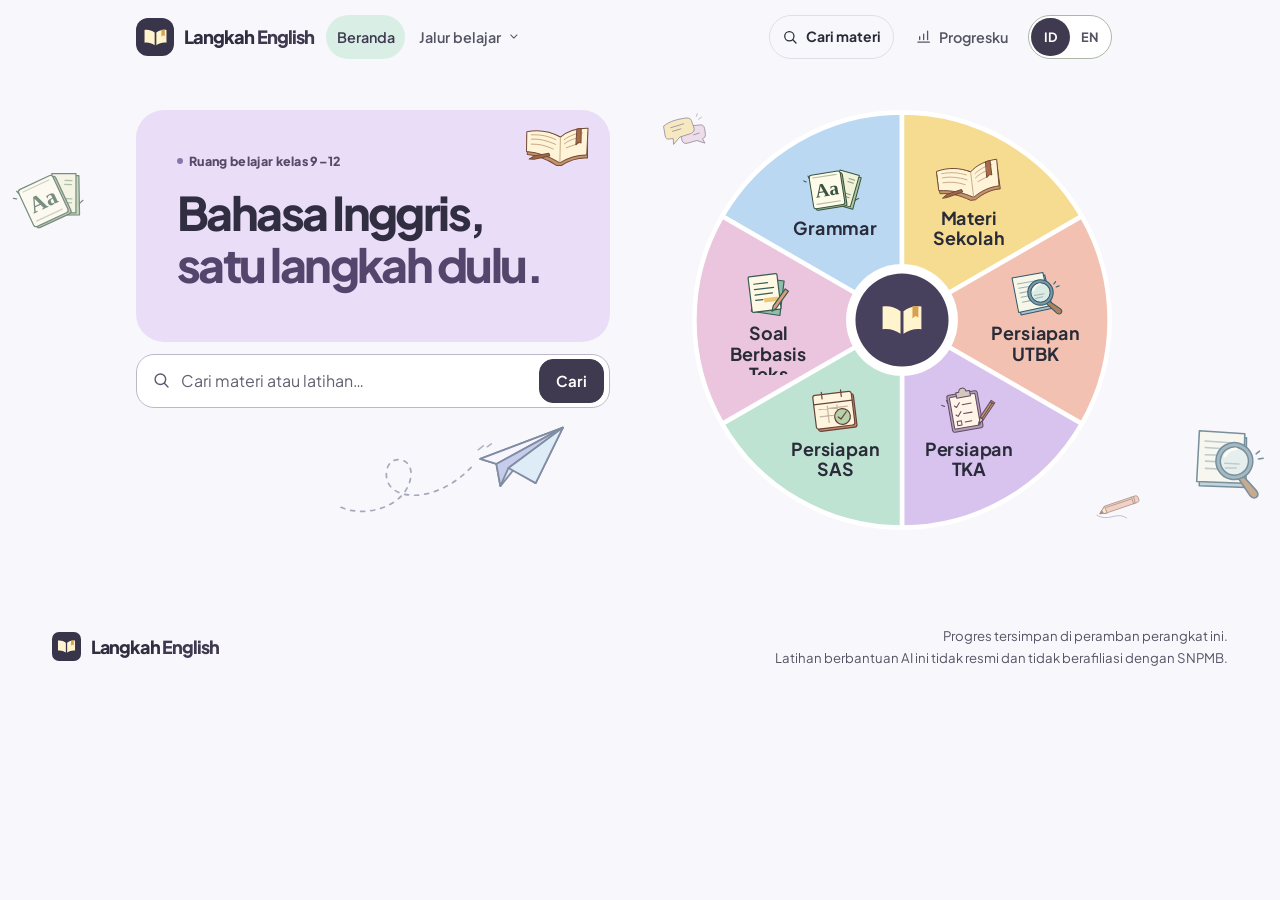
<file: index.html>
<!doctype html>
<html lang="id">
<head>
<meta charset="utf-8"><meta name="viewport" content="width=device-width,initial-scale=1"><meta name="theme-color" content="#F8F8FC">
<meta name="description" content="Langkah English: tempat belajar bahasa Inggris dengan penjelasan sabar, latihan, dan persiapan UTBK dan TKA untuk pelajar Indonesia.">
<title>Langkah English — Mulai dari yang kamu pahami</title>
<link rel="stylesheet" href="css/style.css"><link rel="stylesheet" href="css/home.css"><script type="module" src="js/home.js"></script><script type="module" src="js/shell.js"></script>
<link rel="stylesheet" href="css/motion.css">
</head>
<body class="home-page"><a class="skip" href="#main" data-i18n="skip">Lewati ke konten</a>
<!-- Navigation is shared by every page. -->
<header class="site-header">
  <nav class="nav shell" data-i18n-aria="mainNavigation" aria-label="Navigasi utama">
    <a class="logo" href="index.html" data-i18n-aria="homeLink" aria-label="Beranda Langkah English"><span class="brand-mark" aria-hidden="true"><svg viewBox="0 0 32 32"><use href="assets/icons.svg#mark"/></svg></span><span class="brand-type">Langkah <em>English</em></span></a>
    <button type="button" class="nav-toggle" aria-controls="primary-navigation" aria-expanded="false"><span class="menu-lines" aria-hidden="true"></span><span data-i18n="menuTitle">Menu</span></button>
    <div class="nav-links" id="primary-navigation">
      <a href="index.html" data-i18n="homeNav">Beranda</a>
      <div class="route-picker">
        <button class="route-toggle" type="button" aria-controls="route-menu" aria-expanded="false"><span data-i18n="pathNav">Jalur belajar</span><svg class="icon" viewBox="0 0 24 24" aria-hidden="true"><use href="assets/icons.svg#chevron"/></svg></button>
        <ul class="route-menu" id="route-menu">
            <li><svg class="menu-path-art" viewBox="0 0 140 88" aria-hidden="true"><use href="assets/pathways.svg#grammar"/></svg><a data-i18n="navGrammar" href="grammar.html">Grammar</a></li>
            <li><svg class="menu-path-art" viewBox="0 0 140 88" aria-hidden="true"><use href="assets/pathways.svg#school"/></svg><a data-i18n="navSchool" href="school.html">Materi Sekolah</a></li>
            <li><svg class="menu-path-art" viewBox="0 0 140 88" aria-hidden="true"><use href="assets/pathways.svg#utbk"/></svg><a data-i18n="navUtbk" href="utbk.html">Persiapan UTBK</a></li>
            <li><svg class="menu-path-art" viewBox="0 0 140 88" aria-hidden="true"><use href="assets/pathways.svg#tka"/></svg><a data-i18n="navTka" href="tka.html">Persiapan TKA</a></li>
            <li><svg class="menu-path-art" viewBox="0 0 140 88" aria-hidden="true"><use href="assets/pathways.svg#school"/></svg><a data-i18n="navSas" href="sas.html">Persiapan SAS</a></li>
            <li><svg class="menu-path-art" viewBox="0 0 140 88" aria-hidden="true"><use href="assets/pathways.svg#utbk"/></svg><a data-i18n="navTextBased" href="text-based.html">Soal Berbasis Teks</a></li>
        </ul>
      </div>
      <a class="mobile-progress-link" href="index.html#my-progress"><svg class="icon" viewBox="0 0 24 24" aria-hidden="true"><use href="assets/icons.svg#progress"/></svg><span data-i18n="progressNav">Progresku</span></a>
    </div>
    <div class="nav-actions">
      <a href="search.html" class="nav-search"><svg class="icon" viewBox="0 0 24 24" aria-hidden="true"><use href="assets/icons.svg#search"/></svg><span data-i18n="navSearch">Cari materi</span></a>
      <a class="nav-progress" href="index.html#my-progress"><svg class="icon" viewBox="0 0 24 24" aria-hidden="true"><use href="assets/icons.svg#progress"/></svg><span data-i18n="progressNav">Progresku</span></a>
      <div class="lang-switch" role="group" data-i18n-aria="interfaceLanguage" aria-label="Bahasa tampilan"><button class="lang-button" type="button" data-lang="id" aria-pressed="true" lang="id" aria-label="Bahasa Indonesia">ID</button><button class="lang-button" type="button" data-lang="en" aria-pressed="false" lang="en" aria-label="English">EN</button></div>
    </div>
  </nav>
</header>
<div class="home-scene">
  <div class="margin-art" aria-hidden="true">
    <svg class="margin-cards" viewBox="0 0 140 88"><use href="assets/pathways.svg#grammar"/></svg>
    <svg class="margin-lens" viewBox="0 0 140 88"><use href="assets/pathways.svg#utbk"/></svg>
  </div>
<main id="main" class="shell home-main">
  <div class="home-intro">
    <section class="dashboard-welcome" aria-labelledby="hero-title">
      <svg class="welcome-art" viewBox="0 0 140 88" aria-hidden="true"><use href="assets/pathways.svg#school"/></svg>
      <p class="dashboard-kicker" data-i18n="heroOverline">Ruang belajar kelas 9–12</p>
      <h1 id="hero-title" data-i18n="heroTitle">Bahasa Inggris,<em>satu langkah dulu.</em></h1>
      <section id="continue-section" aria-label="Lanjutkan belajarmu" data-i18n-aria="continueKicker" hidden>
        <div id="continue"></div>
      </section>
    </section>
    <form class="home-search" role="search" action="search.html" method="get">
      <svg class="icon" viewBox="0 0 24 24" aria-hidden="true"><use href="assets/icons.svg#search"/></svg>
      <input type="search" name="q" aria-label="Cari materi atau latihan" data-i18n-aria="homeQuery" placeholder="Cari materi atau latihan…" data-i18n-placeholder="homeQueryHint" enterkeyhint="search">
      <button type="submit" data-i18n="searchSubmit">Cari</button>
    </form>
    <div class="flight-art" aria-hidden="true">
      <svg viewBox="0 0 238 102"><use href="assets/home-doodles.svg#plane"/></svg>
    </div>
  </div>
  <nav id="learning-choices" aria-label="Jalur belajar" data-i18n-aria="pathNav">
    <div class="wheel-margin-art" aria-hidden="true">
      <svg class="margin-chat" viewBox="0 0 100 76"><use href="assets/home-doodles.svg#conversation"/></svg>
      <svg class="margin-pencil" viewBox="0 0 100 65"><use href="assets/home-doodles.svg#pencil"/></svg>
    </div>
    <svg class="learning-wheel" viewBox="4 4 352 352" role="group" aria-label="Jalur belajar" data-i18n-aria="pathNav">
      <defs>
        <!-- One 60-degree sector, drawn facing right. -->
        <path id="wheel-sector" d="M330.69 93 A174 174 0 0 1 330.69 267 L218.97 202.5 A45 45 0 0 0 218.97 157.5 Z"/>
      </defs>
        <a href="grammar.html" aria-label="Grammar" data-i18n-aria="choiceOne">
          <use class="wheel-slice" href="#wheel-sector" transform="rotate(-120 180 180)" fill="#BBD8F2"/>
          <use href="assets/pathways.svg#grammar" x="88.5" y="49" width="71" height="45" aria-hidden="true"/>
          <foreignObject x="75" y="94" width="98" height="44" aria-hidden="true">
            <span xmlns="http://www.w3.org/1999/xhtml" class="wheel-label" data-i18n="choiceOne">Grammar</span>
          </foreignObject>
        </a>
        <a href="school.html" aria-label="Materi Sekolah" data-i18n-aria="choiceTwo">
          <use class="wheel-slice" href="#wheel-sector" transform="rotate(-60 180 180)" fill="#F5DC91"/>
          <use href="assets/pathways.svg#school" x="200.5" y="40" width="71" height="45" aria-hidden="true"/>
          <foreignObject x="187" y="85" width="98" height="44" aria-hidden="true">
            <span xmlns="http://www.w3.org/1999/xhtml" class="wheel-label" data-i18n="choiceTwo">Materi Sekolah</span>
          </foreignObject>
        </a>
        <a href="utbk.html" aria-label="Persiapan UTBK" data-i18n-aria="choiceThree">
          <use class="wheel-slice" href="#wheel-sector" transform="rotate(0 180 180)" fill="#F2C1B2"/>
          <use href="assets/pathways.svg#utbk" x="256.5" y="137" width="71" height="45" aria-hidden="true"/>
          <foreignObject x="243" y="182" width="98" height="44" aria-hidden="true">
            <span xmlns="http://www.w3.org/1999/xhtml" class="wheel-label" data-i18n="choiceThree">Persiapan UTBK</span>
          </foreignObject>
        </a>
        <a href="tka.html" aria-label="Persiapan TKA" data-i18n-aria="choiceFour">
          <use class="wheel-slice" href="#wheel-sector" transform="rotate(60 180 180)" fill="#D8C2EE"/>
          <use href="assets/pathways.svg#tka" x="200.5" y="234" width="71" height="45" aria-hidden="true"/>
          <foreignObject x="187" y="279" width="98" height="44" aria-hidden="true">
            <span xmlns="http://www.w3.org/1999/xhtml" class="wheel-label" data-i18n="choiceFour">Persiapan TKA</span>
          </foreignObject>
        </a>
        <a href="sas.html" aria-label="Persiapan SAS" data-i18n-aria="navSas">
          <use class="wheel-slice" href="#wheel-sector" transform="rotate(120 180 180)" fill="#BFE3D3"/>
          <use href="assets/pathways.svg#sas" x="88.5" y="234" width="71" height="45" aria-hidden="true"/>
          <foreignObject x="75" y="279" width="98" height="44" aria-hidden="true">
            <span xmlns="http://www.w3.org/1999/xhtml" class="wheel-label" data-i18n="navSas">Persiapan SAS</span>
          </foreignObject>
        </a>
        <a href="text-based.html" aria-label="Soal Berbasis Teks" data-i18n-aria="navTextBased">
          <use class="wheel-slice" href="#wheel-sector" transform="rotate(180 180 180)" fill="#EBC5DE"/>
          <use href="assets/pathways.svg#text-based" x="32.5" y="137" width="71" height="45" aria-hidden="true"/>
          <foreignObject x="19" y="182" width="98" height="44" aria-hidden="true">
            <span xmlns="http://www.w3.org/1999/xhtml" class="wheel-label" data-i18n="navTextBased">Soal Berbasis Teks</span>
          </foreignObject>
        </a>
      <g aria-hidden="true">
        <circle cx="180" cy="180" r="44" fill="white"/>
        <circle cx="180" cy="180" r="39" fill="#48415e"/>
        <use href="assets/icons.svg#mark" x="160" y="160" width="40" height="40"/>
      </g>
    </svg>
  </nav>
  <section id="my-progress" aria-labelledby="progress-history" tabindex="-1">
    <h2 id="progress-history" data-i18n="progressNav">Progresku</h2>
   <div class="progress-details-content">
    <div id="stats" class="stats" aria-live="polite"></div>
    <div class="history-layout">
     <div>
      <h3 data-i18n="activityTitle">Aktivitas terbaru</h3>
      <div id="activity" class="activity-list" aria-live="polite"></div>
     </div>
     <div class="backup-panel panel">

      <strong data-i18n="backupTitle">Simpan riwayat belajarmu</strong>
      <p data-i18n="backupHelp">Unduh cadangan atau pulihkan di perangkat lain. File mencakup jawaban dan riwayat kuis; simpan secara pribadi.</p>
      <div class="backup-actions">
       <button type="button" id="backup-export" class="button button-outline" data-i18n="backupExport">Unduh cadangan</button>
       <label class="button button-outline file-button" for="backup-import" data-i18n="backupImport">Pulihkan cadangan</label>
       <input type="file" id="backup-import" accept="application/json,.json" class="visually-hidden">
      </div>
      <p role="status" id="backup-status" class="muted" aria-live="polite"></p>
     </div>
    </div>
   </div>
  </section>
</main>
</div>
<footer class="site-footer"><div class="shell footer-layout">
  <a class="footer-brand" href="index.html"><span class="brand-mark" aria-hidden="true"><svg viewBox="0 0 32 32"><use href="assets/icons.svg#mark"/></svg></span><span class="brand-type">Langkah <em>English</em></span></a>
  <div class="footer-note"><p data-i18n="footerPrivacy">Progres tersimpan di peramban perangkat ini.</p><p data-i18n="footerUnofficial">Latihan berbantuan AI ini tidak resmi dan tidak berafiliasi dengan SNPMB.</p></div>
</div></footer>
<script type="module" src="js/motion.js"></script>
</body></html>
</file>
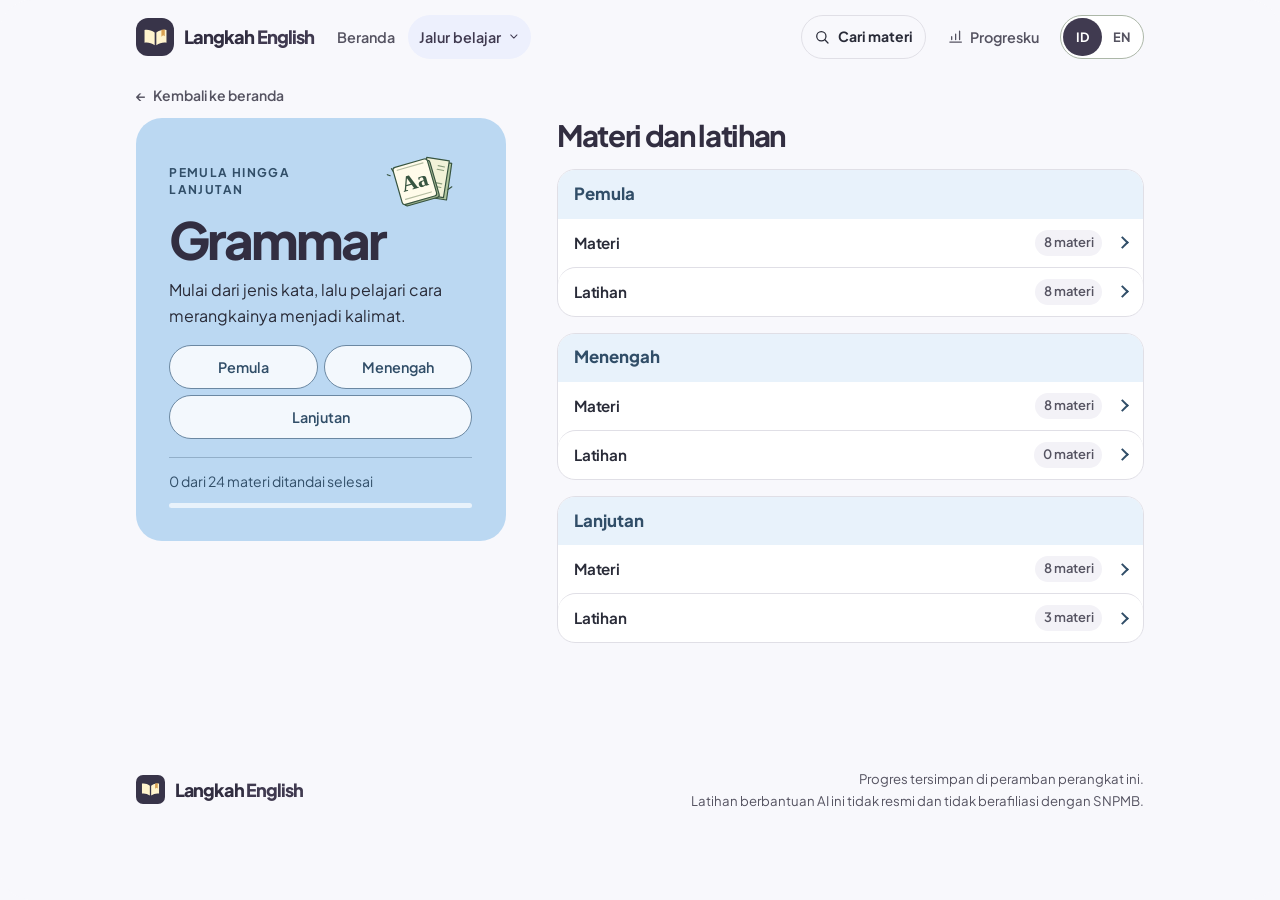
<file: grammar.html>
<!doctype html><html lang="id"><head><meta charset="utf-8"><meta name="viewport" content="width=device-width,initial-scale=1"><meta name="theme-color" content="#F8F8FC"><meta name="description" content="Pelajari grammar dari dasar. Pilih topik, pahami contoh, lalu uji pemahamanmu melalui kuis."><title>Grammar Academy · Langkah English</title><link rel="stylesheet" href="css/style.css"><link rel="stylesheet" href="css/pathways.css"><script type="module" src="js/pathway.js"></script><script type="module" src="js/shell.js"></script><link rel="stylesheet" href="css/motion.css">
</head><body data-pathway="grammar"><a class="skip" href="#main" data-i18n="skip">Lewati ke konten</a>
<header class="site-header">
  <nav class="nav shell" data-i18n-aria="mainNavigation" aria-label="Navigasi utama">
    <a class="logo" href="index.html" data-i18n-aria="homeLink" aria-label="Beranda Langkah English"><span class="brand-mark" aria-hidden="true"><svg viewBox="0 0 32 32"><use href="assets/icons.svg#mark"/></svg></span><span class="brand-type">Langkah <em>English</em></span></a>
    <button type="button" class="nav-toggle" aria-controls="primary-navigation" aria-expanded="false"><span class="menu-lines" aria-hidden="true"></span><span data-i18n="menuTitle">Menu</span></button>
    <div class="nav-links" id="primary-navigation">
      <a href="index.html" data-i18n="homeNav">Beranda</a>
      <div class="route-picker">
        <button class="route-toggle" type="button" aria-controls="route-menu" aria-expanded="false"><span data-i18n="pathNav">Jalur belajar</span><svg class="icon" viewBox="0 0 24 24" aria-hidden="true"><use href="assets/icons.svg#chevron"/></svg></button>
        <ul class="route-menu" id="route-menu">
            <li><svg class="menu-path-art" viewBox="0 0 140 88" aria-hidden="true"><use href="assets/pathways.svg#grammar"/></svg><a data-i18n="navGrammar" href="grammar.html">Tata bahasa</a></li>
            <li><svg class="menu-path-art" viewBox="0 0 140 88" aria-hidden="true"><use href="assets/pathways.svg#school"/></svg><a data-i18n="navSchool" href="school.html">Pelajaran sekolah</a></li>
            <li><svg class="menu-path-art" viewBox="0 0 140 88" aria-hidden="true"><use href="assets/pathways.svg#utbk"/></svg><a data-i18n="navUtbk" href="utbk.html">Persiapan UTBK</a></li>
            <li><svg class="menu-path-art" viewBox="0 0 140 88" aria-hidden="true"><use href="assets/pathways.svg#tka"/></svg><a data-i18n="navTka" href="tka.html">Persiapan TKA</a></li>
            <li><svg class="menu-path-art" viewBox="0 0 140 88" aria-hidden="true"><use href="assets/pathways.svg#school"/></svg><a data-i18n="navSas" href="sas.html">Persiapan SAS</a></li>
            <li><svg class="menu-path-art" viewBox="0 0 140 88" aria-hidden="true"><use href="assets/pathways.svg#utbk"/></svg><a data-i18n="navTextBased" href="text-based.html">Soal Berbasis Teks</a></li>
        </ul>
      </div>
      <a class="mobile-progress-link" href="index.html#my-progress"><svg class="icon" viewBox="0 0 24 24" aria-hidden="true"><use href="assets/icons.svg#progress"/></svg><span data-i18n="progressNav">Progresku</span></a>
    </div>
    <div class="nav-actions">
      <a href="search.html" class="nav-search"><svg class="icon" viewBox="0 0 24 24" aria-hidden="true"><use href="assets/icons.svg#search"/></svg><span data-i18n="navSearch">Cari materi</span></a>
      <a class="nav-progress" href="index.html#my-progress"><svg class="icon" viewBox="0 0 24 24" aria-hidden="true"><use href="assets/icons.svg#progress"/></svg><span data-i18n="progressNav">Progresku</span></a>
      <div class="lang-switch" role="group" data-i18n-aria="interfaceLanguage" aria-label="Bahasa tampilan"><button class="lang-button" type="button" data-lang="id" aria-pressed="true" lang="id" aria-label="Bahasa Indonesia">ID</button><button class="lang-button" type="button" data-lang="en" aria-pressed="false" lang="en" aria-label="English">EN</button></div>
    </div>
  </nav>
</header>
<main id="main" class="shell page-main">
<div class="pathway-overview">
  <a class="page-back" href="index.html">← <span data-i18n="backHome">Kembali ke Beranda</span></a>
  <section class="pathway-hero pathway-hero-grammar" aria-labelledby="pathway-title">
    <div class="pathway-cover"><span class="section-kicker" data-i18n="grammarRange">Pemula hingga lanjutan</span><svg class="path-art" viewBox="0 0 140 88" aria-hidden="true"><use href="assets/pathways.svg#grammar"/></svg></div>
    <h1 id="pathway-title" data-pathway-title>Grammar</h1>
    <p class="pathway-description" data-pathway-description>Pelajari grammar dari dasar. Pilih topik, pahami contoh, lalu uji pemahamanmu melalui kuis.</p>
    <div class="pathway-hero-links"><a href="#beginner" data-i18n="levelBeginner">Pemula</a><a href="#intermediate" data-i18n="levelIntermediate">Menengah</a><a href="#advanced" data-i18n="levelAdvanced">Lanjutan</a></div>
  </section>
</div>
<section class="section path-library" aria-labelledby="selection-title"><div class="section-intro inline-intro"><div><h2 id="selection-title" data-i18n="pathwayCatalogHeading">Daftar materi belajar</h2></div></div><div id="pathway-resources" class="pathway-sections"></div></section>

</main><footer class="site-footer"><div class="shell footer-layout">
  <a class="footer-brand" href="index.html"><span class="brand-mark" aria-hidden="true"><svg viewBox="0 0 32 32"><use href="assets/icons.svg#mark"/></svg></span><span class="brand-type">Langkah <em>English</em></span></a>
  <div class="footer-note"><p data-i18n="footerPrivacy">Progres tersimpan di peramban perangkat ini.</p><p data-i18n="footerUnofficial">Latihan berbantuan AI ini tidak resmi dan tidak berafiliasi dengan SNPMB.</p></div>
</div></footer><script type="module" src="js/motion.js"></script>
</body></html>
</file>
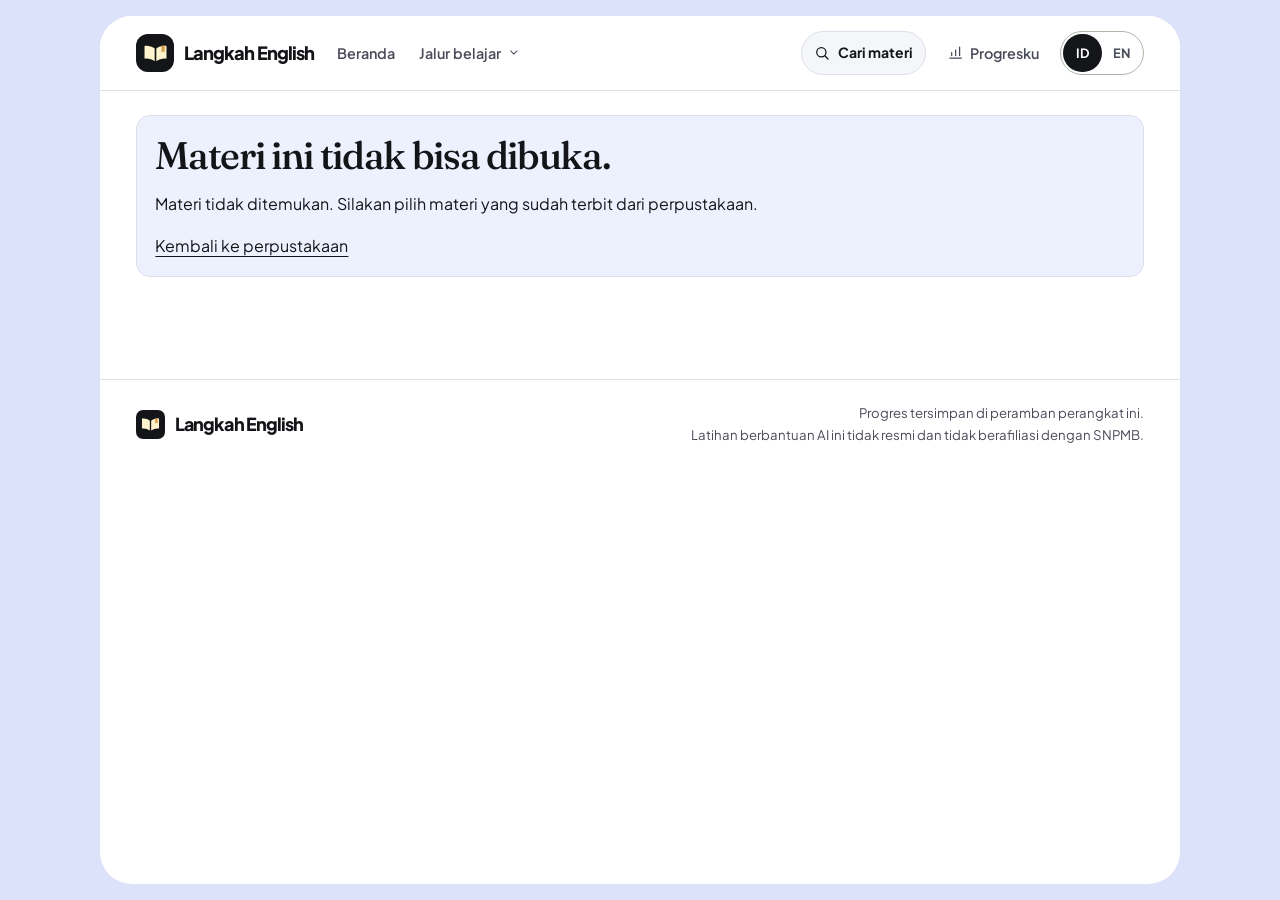
<file: lesson.html>
<!doctype html><html lang="id"><head><meta charset="utf-8"><meta name="viewport" content="width=device-width,initial-scale=1"><meta name="theme-color" content="#DCE2FA"><meta name="description" content="Langkah English: grammar, school English and unofficial UTBK literacy practice for Indonesian students."><title>Materi · Langkah English</title><link rel="stylesheet" href="css/style.css"><script type="module" src="js/lesson.js"></script><script type="module" src="js/shell.js"></script><link rel="stylesheet" href="css/motion.css">
</head><body><a class="skip" href="#main" data-i18n="skip">Lewati ke konten</a>
<header class="site-header">
  <nav class="nav shell" data-i18n-aria="mainNavigation" aria-label="Navigasi utama">
    <a class="logo" href="index.html" data-i18n-aria="homeLink" aria-label="Beranda Langkah English"><span class="brand-mark" aria-hidden="true"><svg viewBox="0 0 32 32"><use href="assets/icons.svg#mark"/></svg></span><span class="brand-type">Langkah <em>English</em></span></a>
    <button type="button" class="nav-toggle" aria-controls="primary-navigation" aria-expanded="false"><span class="menu-lines" aria-hidden="true"></span><span data-i18n="menuTitle">Menu</span></button>
    <div class="nav-links" id="primary-navigation">
      <a href="index.html" data-i18n="homeNav">Beranda</a>
      <div class="route-picker">
        <button class="route-toggle" type="button" aria-controls="route-menu" aria-expanded="false"><span data-i18n="pathNav">Jalur belajar</span><svg class="icon" viewBox="0 0 24 24" aria-hidden="true"><use href="assets/icons.svg#chevron"/></svg></button>
        <ul class="route-menu" id="route-menu">
            <li><svg class="menu-path-art" viewBox="0 0 140 88" aria-hidden="true"><use href="assets/pathways.svg#grammar"/></svg><a data-i18n="navGrammar" href="grammar.html">Tata bahasa</a></li>
            <li><svg class="menu-path-art" viewBox="0 0 140 88" aria-hidden="true"><use href="assets/pathways.svg#school"/></svg><a data-i18n="navSchool" href="school.html">Pelajaran sekolah</a></li>
            <li><svg class="menu-path-art" viewBox="0 0 140 88" aria-hidden="true"><use href="assets/pathways.svg#utbk"/></svg><a data-i18n="navUtbk" href="utbk.html">Persiapan UTBK</a></li>
            <li><svg class="menu-path-art" viewBox="0 0 140 88" aria-hidden="true"><use href="assets/pathways.svg#tka"/></svg><a data-i18n="navTka" href="tka.html">Persiapan TKA</a></li>
            <li><svg class="menu-path-art" viewBox="0 0 140 88" aria-hidden="true"><use href="assets/pathways.svg#school"/></svg><a data-i18n="navSas" href="sas.html">Persiapan SAS</a></li>
            <li><svg class="menu-path-art" viewBox="0 0 140 88" aria-hidden="true"><use href="assets/pathways.svg#utbk"/></svg><a data-i18n="navTextBased" href="text-based.html">Soal Berbasis Teks</a></li>
        </ul>
      </div>
      <a class="mobile-progress-link" href="index.html#my-progress"><svg class="icon" viewBox="0 0 24 24" aria-hidden="true"><use href="assets/icons.svg#progress"/></svg><span data-i18n="progressNav">Progresku</span></a>
    </div>
    <div class="nav-actions">
      <a href="search.html" class="nav-search"><svg class="icon" viewBox="0 0 24 24" aria-hidden="true"><use href="assets/icons.svg#search"/></svg><span data-i18n="navSearch">Cari materi</span></a>
      <a class="nav-progress" href="index.html#my-progress"><svg class="icon" viewBox="0 0 24 24" aria-hidden="true"><use href="assets/icons.svg#progress"/></svg><span data-i18n="progressNav">Progresku</span></a>
      <div class="lang-switch" role="group" data-i18n-aria="interfaceLanguage" aria-label="Bahasa tampilan"><button class="lang-button" type="button" data-lang="id" aria-pressed="true" lang="id" aria-label="Bahasa Indonesia">ID</button><button class="lang-button" type="button" data-lang="en" aria-pressed="false" lang="en" aria-label="English">EN</button></div>
    </div>
  </nav>
</header><main id="main" class="shell page-main"><div id="content" aria-live="polite"><p class="loading">Memuat pelajaran…</p></div></main><footer class="site-footer"><div class="shell footer-layout">
  <a class="footer-brand" href="index.html"><span class="brand-mark" aria-hidden="true"><svg viewBox="0 0 32 32"><use href="assets/icons.svg#mark"/></svg></span><span class="brand-type">Langkah <em>English</em></span></a>
  <div class="footer-note"><p data-i18n="footerPrivacy">Progres tersimpan di peramban perangkat ini.</p><p data-i18n="footerUnofficial">Latihan berbantuan AI ini tidak resmi dan tidak berafiliasi dengan SNPMB.</p></div>
</div></footer><script type="module" src="js/motion.js"></script>
</body></html>
</file>
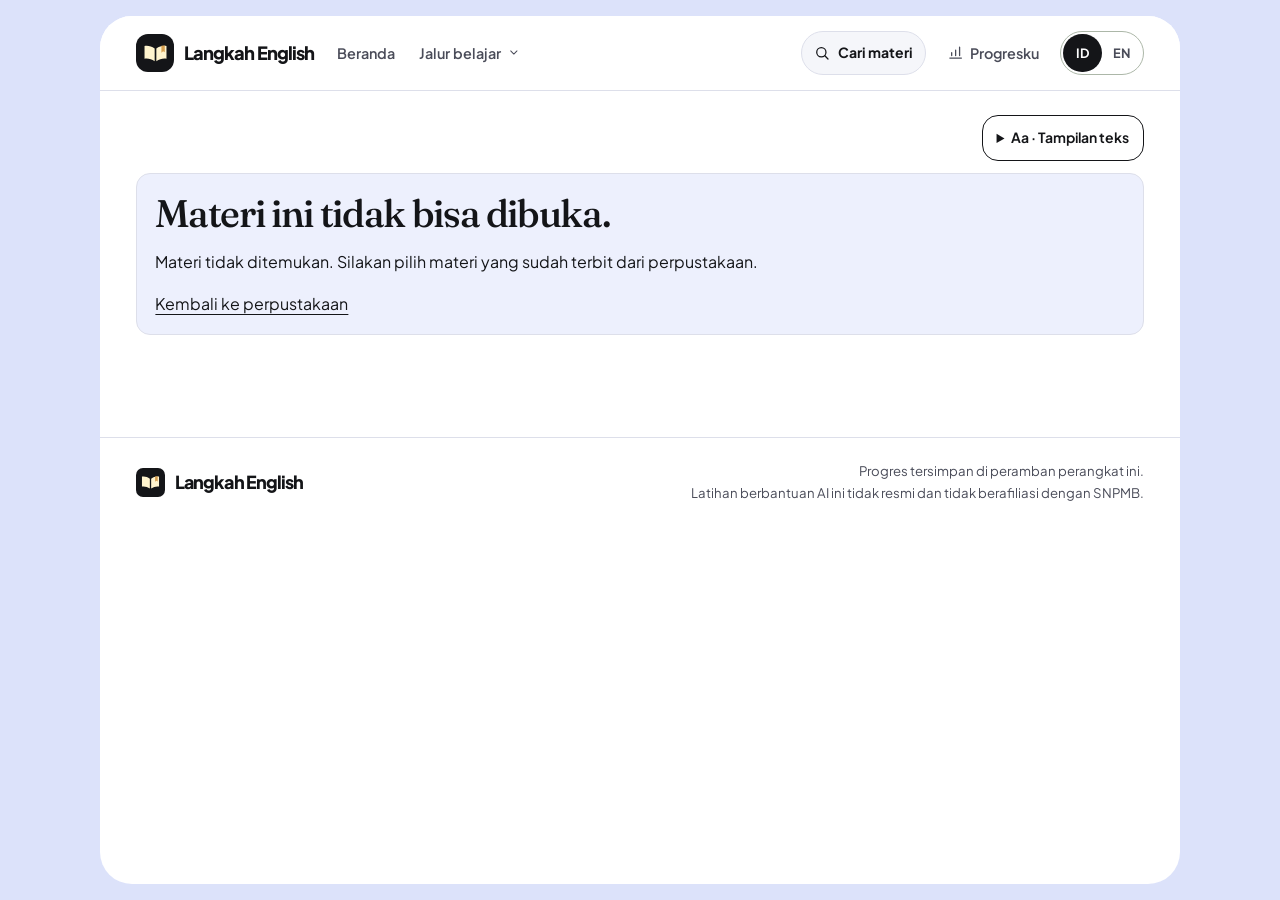
<file: quiz.html>
<!doctype html><html lang="id"><head><meta charset="utf-8"><meta name="viewport" content="width=device-width,initial-scale=1"><meta name="theme-color" content="#DCE2FA"><meta name="description" content="Langkah English: grammar, school English and unofficial UTBK literacy practice for Indonesian students."><title>Latihan · Langkah English</title><link rel="stylesheet" href="css/style.css"><script type="module" src="js/quiz.js"></script><script type="module" src="js/shell.js"></script><link rel="stylesheet" href="css/motion.css">
</head><body><a class="skip" href="#main" data-i18n="skip">Lewati ke konten</a>
<header class="site-header">
  <nav class="nav shell" data-i18n-aria="mainNavigation" aria-label="Navigasi utama">
    <a class="logo" href="index.html" data-i18n-aria="homeLink" aria-label="Beranda Langkah English"><span class="brand-mark" aria-hidden="true"><svg viewBox="0 0 32 32"><use href="assets/icons.svg#mark"/></svg></span><span class="brand-type">Langkah <em>English</em></span></a>
    <button type="button" class="nav-toggle" aria-controls="primary-navigation" aria-expanded="false"><span class="menu-lines" aria-hidden="true"></span><span data-i18n="menuTitle">Menu</span></button>
    <div class="nav-links" id="primary-navigation">
      <a href="index.html" data-i18n="homeNav">Beranda</a>
      <div class="route-picker">
        <button class="route-toggle" type="button" aria-controls="route-menu" aria-expanded="false"><span data-i18n="pathNav">Jalur belajar</span><svg class="icon" viewBox="0 0 24 24" aria-hidden="true"><use href="assets/icons.svg#chevron"/></svg></button>
        <ul class="route-menu" id="route-menu">
            <li><svg class="menu-path-art" viewBox="0 0 140 88" aria-hidden="true"><use href="assets/pathways.svg#grammar"/></svg><a data-i18n="navGrammar" href="grammar.html">Tata bahasa</a></li>
            <li><svg class="menu-path-art" viewBox="0 0 140 88" aria-hidden="true"><use href="assets/pathways.svg#school"/></svg><a data-i18n="navSchool" href="school.html">Pelajaran sekolah</a></li>
            <li><svg class="menu-path-art" viewBox="0 0 140 88" aria-hidden="true"><use href="assets/pathways.svg#utbk"/></svg><a data-i18n="navUtbk" href="utbk.html">Persiapan UTBK</a></li>
            <li><svg class="menu-path-art" viewBox="0 0 140 88" aria-hidden="true"><use href="assets/pathways.svg#tka"/></svg><a data-i18n="navTka" href="tka.html">Persiapan TKA</a></li>
            <li><svg class="menu-path-art" viewBox="0 0 140 88" aria-hidden="true"><use href="assets/pathways.svg#school"/></svg><a data-i18n="navSas" href="sas.html">Persiapan SAS</a></li>
            <li><svg class="menu-path-art" viewBox="0 0 140 88" aria-hidden="true"><use href="assets/pathways.svg#utbk"/></svg><a data-i18n="navTextBased" href="text-based.html">Soal Berbasis Teks</a></li>
        </ul>
      </div>
      <a class="mobile-progress-link" href="index.html#my-progress"><svg class="icon" viewBox="0 0 24 24" aria-hidden="true"><use href="assets/icons.svg#progress"/></svg><span data-i18n="progressNav">Progresku</span></a>
    </div>
    <div class="nav-actions">
      <a href="search.html" class="nav-search"><svg class="icon" viewBox="0 0 24 24" aria-hidden="true"><use href="assets/icons.svg#search"/></svg><span data-i18n="navSearch">Cari materi</span></a>
      <a class="nav-progress" href="index.html#my-progress"><svg class="icon" viewBox="0 0 24 24" aria-hidden="true"><use href="assets/icons.svg#progress"/></svg><span data-i18n="progressNav">Progresku</span></a>
      <div class="lang-switch" role="group" data-i18n-aria="interfaceLanguage" aria-label="Bahasa tampilan"><button class="lang-button" type="button" data-lang="id" aria-pressed="true" lang="id" aria-label="Bahasa Indonesia">ID</button><button class="lang-button" type="button" data-lang="en" aria-pressed="false" lang="en" aria-label="English">EN</button></div>
    </div>
  </nav>
</header><main id="main" class="shell page-main"><details class="quiz-text-settings">
  <summary><span aria-hidden="true">Aa · </span><span data-i18n="quizTextView">Tampilan teks</span></summary>
  <fieldset>
    <legend class="sr-only" data-i18n="quizTextView">Tampilan teks</legend>
    <label><input type="radio" name="quiz-spacing" value="standard" checked><span data-i18n="quizTextStandard">Standar</span></label>
    <label><input type="radio" name="quiz-spacing" value="relaxed"><span data-i18n="quizTextRelaxed">Renggang</span></label>
    <label><input type="radio" name="quiz-spacing" value="extra-relaxed"><span data-i18n="quizTextExtraRelaxed">Lebih renggang</span></label>
  </fieldset>
</details><div id="content" class="quiz-content"><p class="loading">Memuat kuis…</p></div><dialog id="submit-dialog" aria-labelledby="confirm-title"><h2 id="confirm-title" data-i18n="submitDialogTitle">Selesaikan latihan ini?</h2><p id="submit-message"></p><div class="toolbar"><button id="cancel-submit" class="button button-outline" type="button" data-i18n="keepWorking">Lanjutkan mengerjakan</button><button id="confirm-submit" type="button" data-i18n="submitAnswers">Kirim jawaban</button></div></dialog></main><footer class="site-footer"><div class="shell footer-layout">
  <a class="footer-brand" href="index.html"><span class="brand-mark" aria-hidden="true"><svg viewBox="0 0 32 32"><use href="assets/icons.svg#mark"/></svg></span><span class="brand-type">Langkah <em>English</em></span></a>
  <div class="footer-note"><p data-i18n="footerPrivacy">Progres tersimpan di peramban perangkat ini.</p><p data-i18n="footerUnofficial">Latihan berbantuan AI ini tidak resmi dan tidak berafiliasi dengan SNPMB.</p></div>
</div></footer><script type="module" src="js/motion.js"></script>
</body></html>
</file>
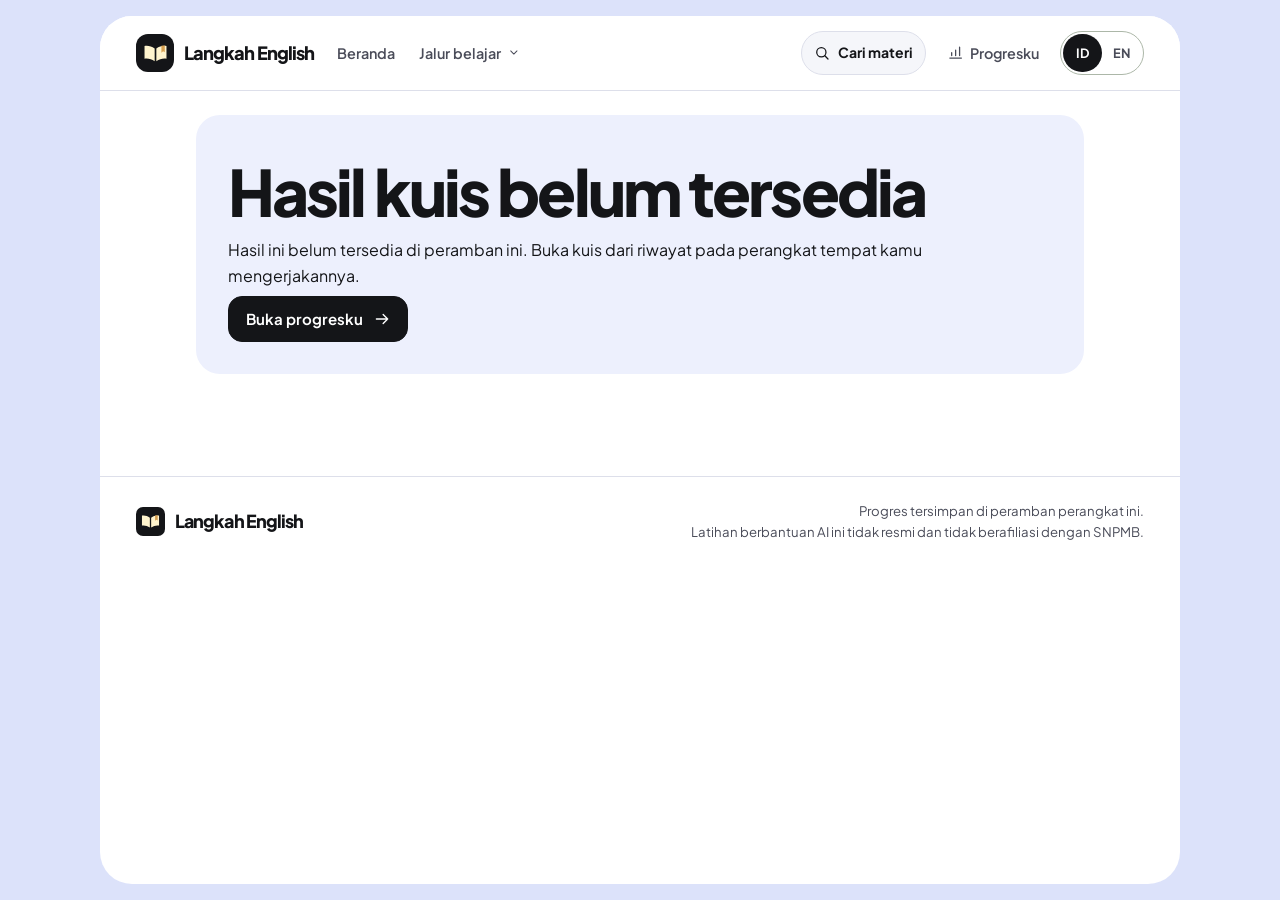
<file: results.html>
<!doctype html><html lang="id"><head><meta charset="utf-8"><meta name="viewport" content="width=device-width,initial-scale=1"><meta name="theme-color" content="#DCE2FA"><meta name="description" content="Langkah English: grammar, school English and unofficial UTBK literacy practice for Indonesian students."><title>Hasil latihan · Langkah English</title><link rel="stylesheet" href="css/style.css"><script type="module" src="js/results.js"></script><script type="module" src="js/shell.js"></script><link rel="stylesheet" href="css/motion.css">
</head><body><a class="skip" href="#main" data-i18n="skip">Lewati ke konten</a>
<header class="site-header">
  <nav class="nav shell" data-i18n-aria="mainNavigation" aria-label="Navigasi utama">
    <a class="logo" href="index.html" data-i18n-aria="homeLink" aria-label="Beranda Langkah English"><span class="brand-mark" aria-hidden="true"><svg viewBox="0 0 32 32"><use href="assets/icons.svg#mark"/></svg></span><span class="brand-type">Langkah <em>English</em></span></a>
    <button type="button" class="nav-toggle" aria-controls="primary-navigation" aria-expanded="false"><span class="menu-lines" aria-hidden="true"></span><span data-i18n="menuTitle">Menu</span></button>
    <div class="nav-links" id="primary-navigation">
      <a href="index.html" data-i18n="homeNav">Beranda</a>
      <div class="route-picker">
        <button class="route-toggle" type="button" aria-controls="route-menu" aria-expanded="false"><span data-i18n="pathNav">Jalur belajar</span><svg class="icon" viewBox="0 0 24 24" aria-hidden="true"><use href="assets/icons.svg#chevron"/></svg></button>
        <ul class="route-menu" id="route-menu">
            <li><svg class="menu-path-art" viewBox="0 0 140 88" aria-hidden="true"><use href="assets/pathways.svg#grammar"/></svg><a data-i18n="navGrammar" href="grammar.html">Tata bahasa</a></li>
            <li><svg class="menu-path-art" viewBox="0 0 140 88" aria-hidden="true"><use href="assets/pathways.svg#school"/></svg><a data-i18n="navSchool" href="school.html">Pelajaran sekolah</a></li>
            <li><svg class="menu-path-art" viewBox="0 0 140 88" aria-hidden="true"><use href="assets/pathways.svg#utbk"/></svg><a data-i18n="navUtbk" href="utbk.html">Persiapan UTBK</a></li>
            <li><svg class="menu-path-art" viewBox="0 0 140 88" aria-hidden="true"><use href="assets/pathways.svg#tka"/></svg><a data-i18n="navTka" href="tka.html">Persiapan TKA</a></li>
            <li><svg class="menu-path-art" viewBox="0 0 140 88" aria-hidden="true"><use href="assets/pathways.svg#school"/></svg><a data-i18n="navSas" href="sas.html">Persiapan SAS</a></li>
            <li><svg class="menu-path-art" viewBox="0 0 140 88" aria-hidden="true"><use href="assets/pathways.svg#utbk"/></svg><a data-i18n="navTextBased" href="text-based.html">Soal Berbasis Teks</a></li>
        </ul>
      </div>
      <a class="mobile-progress-link" href="index.html#my-progress"><svg class="icon" viewBox="0 0 24 24" aria-hidden="true"><use href="assets/icons.svg#progress"/></svg><span data-i18n="progressNav">Progresku</span></a>
    </div>
    <div class="nav-actions">
      <a href="search.html" class="nav-search"><svg class="icon" viewBox="0 0 24 24" aria-hidden="true"><use href="assets/icons.svg#search"/></svg><span data-i18n="navSearch">Cari materi</span></a>
      <a class="nav-progress" href="index.html#my-progress"><svg class="icon" viewBox="0 0 24 24" aria-hidden="true"><use href="assets/icons.svg#progress"/></svg><span data-i18n="progressNav">Progresku</span></a>
      <div class="lang-switch" role="group" data-i18n-aria="interfaceLanguage" aria-label="Bahasa tampilan"><button class="lang-button" type="button" data-lang="id" aria-pressed="true" lang="id" aria-label="Bahasa Indonesia">ID</button><button class="lang-button" type="button" data-lang="en" aria-pressed="false" lang="en" aria-label="English">EN</button></div>
    </div>
  </nav>
</header><main id="main" class="shell page-main"><div id="content" aria-live="polite"><p class="loading">Memuat hasil…</p></div></main><footer class="site-footer"><div class="shell footer-layout">
  <a class="footer-brand" href="index.html"><span class="brand-mark" aria-hidden="true"><svg viewBox="0 0 32 32"><use href="assets/icons.svg#mark"/></svg></span><span class="brand-type">Langkah <em>English</em></span></a>
  <div class="footer-note"><p data-i18n="footerPrivacy">Progres tersimpan di peramban perangkat ini.</p><p data-i18n="footerUnofficial">Latihan berbantuan AI ini tidak resmi dan tidak berafiliasi dengan SNPMB.</p></div>
</div></footer><script type="module" src="js/motion.js"></script>
</body></html>
</file>
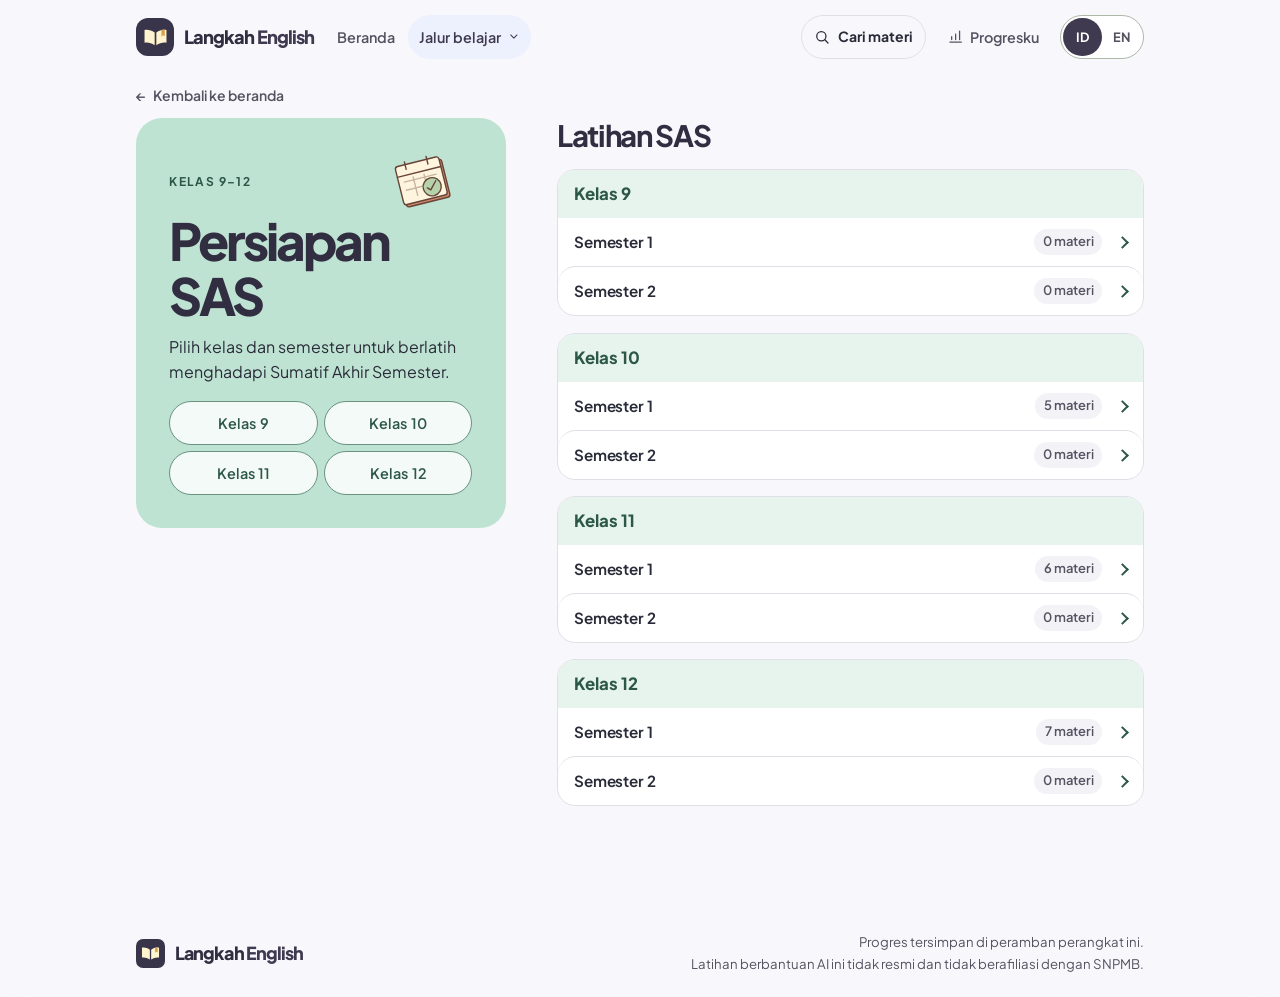
<file: sas.html>
<!doctype html><html lang="id"><head><meta charset="utf-8"><meta name="viewport" content="width=device-width,initial-scale=1"><meta name="theme-color" content="#F8F8FC"><meta name="description" content="Pilih kelas dan semester untuk berlatih menghadapi Sumatif Akhir Semester."><title>Persiapan SAS · Langkah English</title><link rel="stylesheet" href="css/style.css"><link rel="stylesheet" href="css/pathways.css"><script type="module" src="js/pathway.js"></script><script type="module" src="js/shell.js"></script><link rel="stylesheet" href="css/motion.css">
</head><body data-pathway="sas"><a class="skip" href="#main" data-i18n="skip">Lewati ke konten</a>
<header class="site-header">
  <nav class="nav shell" data-i18n-aria="mainNavigation" aria-label="Navigasi utama">
    <a class="logo" href="index.html" data-i18n-aria="homeLink" aria-label="Beranda Langkah English"><span class="brand-mark" aria-hidden="true"><svg viewBox="0 0 32 32"><use href="assets/icons.svg#mark"/></svg></span><span class="brand-type">Langkah <em>English</em></span></a>
    <button type="button" class="nav-toggle" aria-controls="primary-navigation" aria-expanded="false"><span class="menu-lines" aria-hidden="true"></span><span data-i18n="menuTitle">Menu</span></button>
    <div class="nav-links" id="primary-navigation">
      <a href="index.html" data-i18n="homeNav">Beranda</a>
      <div class="route-picker">
        <button class="route-toggle" type="button" aria-controls="route-menu" aria-expanded="false"><span data-i18n="pathNav">Jalur belajar</span><svg class="icon" viewBox="0 0 24 24" aria-hidden="true"><use href="assets/icons.svg#chevron"/></svg></button>
        <ul class="route-menu" id="route-menu">
            <li><svg class="menu-path-art" viewBox="0 0 140 88" aria-hidden="true"><use href="assets/pathways.svg#grammar"/></svg><a data-i18n="navGrammar" href="grammar.html">Tata bahasa</a></li>
            <li><svg class="menu-path-art" viewBox="0 0 140 88" aria-hidden="true"><use href="assets/pathways.svg#school"/></svg><a data-i18n="navSchool" href="school.html">Pelajaran sekolah</a></li>
            <li><svg class="menu-path-art" viewBox="0 0 140 88" aria-hidden="true"><use href="assets/pathways.svg#utbk"/></svg><a data-i18n="navUtbk" href="utbk.html">Persiapan UTBK</a></li>
            <li><svg class="menu-path-art" viewBox="0 0 140 88" aria-hidden="true"><use href="assets/pathways.svg#tka"/></svg><a data-i18n="navTka" href="tka.html">Persiapan TKA</a></li>
            <li><svg class="menu-path-art" viewBox="0 0 140 88" aria-hidden="true"><use href="assets/pathways.svg#school"/></svg><a data-i18n="navSas" href="sas.html">Persiapan SAS</a></li>
            <li><svg class="menu-path-art" viewBox="0 0 140 88" aria-hidden="true"><use href="assets/pathways.svg#utbk"/></svg><a data-i18n="navTextBased" href="text-based.html">Soal Berbasis Teks</a></li>
        </ul>
      </div>
      <a class="mobile-progress-link" href="index.html#my-progress"><svg class="icon" viewBox="0 0 24 24" aria-hidden="true"><use href="assets/icons.svg#progress"/></svg><span data-i18n="progressNav">Progresku</span></a>
    </div>
    <div class="nav-actions">
      <a href="search.html" class="nav-search"><svg class="icon" viewBox="0 0 24 24" aria-hidden="true"><use href="assets/icons.svg#search"/></svg><span data-i18n="navSearch">Cari materi</span></a>
      <a class="nav-progress" href="index.html#my-progress"><svg class="icon" viewBox="0 0 24 24" aria-hidden="true"><use href="assets/icons.svg#progress"/></svg><span data-i18n="progressNav">Progresku</span></a>
      <div class="lang-switch" role="group" data-i18n-aria="interfaceLanguage" aria-label="Bahasa tampilan"><button class="lang-button" type="button" data-lang="id" aria-pressed="true" lang="id" aria-label="Bahasa Indonesia">ID</button><button class="lang-button" type="button" data-lang="en" aria-pressed="false" lang="en" aria-label="English">EN</button></div>
    </div>
  </nav>
</header>
<main id="main" class="shell page-main">
<div class="pathway-overview">
  <a class="page-back" href="index.html">← <span data-i18n="backHome">Kembali ke Beranda</span></a>
  <section class="pathway-hero pathway-hero-sas" aria-labelledby="pathway-title">
    <div class="pathway-cover"><span class="section-kicker" data-i18n="gradeNineToTwelve">Kelas 9–12</span><svg class="path-art" viewBox="0 0 140 88" aria-hidden="true"><use href="assets/pathways.svg#sas"/></svg></div>
    <h1 id="pathway-title" data-pathway-title>Persiapan SAS</h1>
    <p class="pathway-description" data-pathway-description>Pilih kelas dan semester untuk berlatih menghadapi Sumatif Akhir Semester.</p>
    <div class="pathway-hero-links"><a href="#grade-9"><span data-i18n="grade">Kelas</span> 9</a><a href="#grade-10"><span data-i18n="grade">Kelas</span> 10</a><a href="#grade-11"><span data-i18n="grade">Kelas</span> 11</a><a href="#grade-12"><span data-i18n="grade">Kelas</span> 12</a></div>
  </section>
</div>
<section class="section path-library" aria-labelledby="selection-title"><div class="section-intro inline-intro"><div><h2 id="selection-title" data-i18n="sasExercises">Latihan SAS</h2></div></div><div id="pathway-resources" class="pathway-sections"></div></section>

</main><footer class="site-footer"><div class="shell footer-layout">
  <a class="footer-brand" href="index.html"><span class="brand-mark" aria-hidden="true"><svg viewBox="0 0 32 32"><use href="assets/icons.svg#mark"/></svg></span><span class="brand-type">Langkah <em>English</em></span></a>
  <div class="footer-note"><p data-i18n="footerPrivacy">Progres tersimpan di peramban perangkat ini.</p><p data-i18n="footerUnofficial">Latihan berbantuan AI ini tidak resmi dan tidak berafiliasi dengan SNPMB.</p></div>
</div></footer><script type="module" src="js/motion.js"></script>
</body></html>
</file>
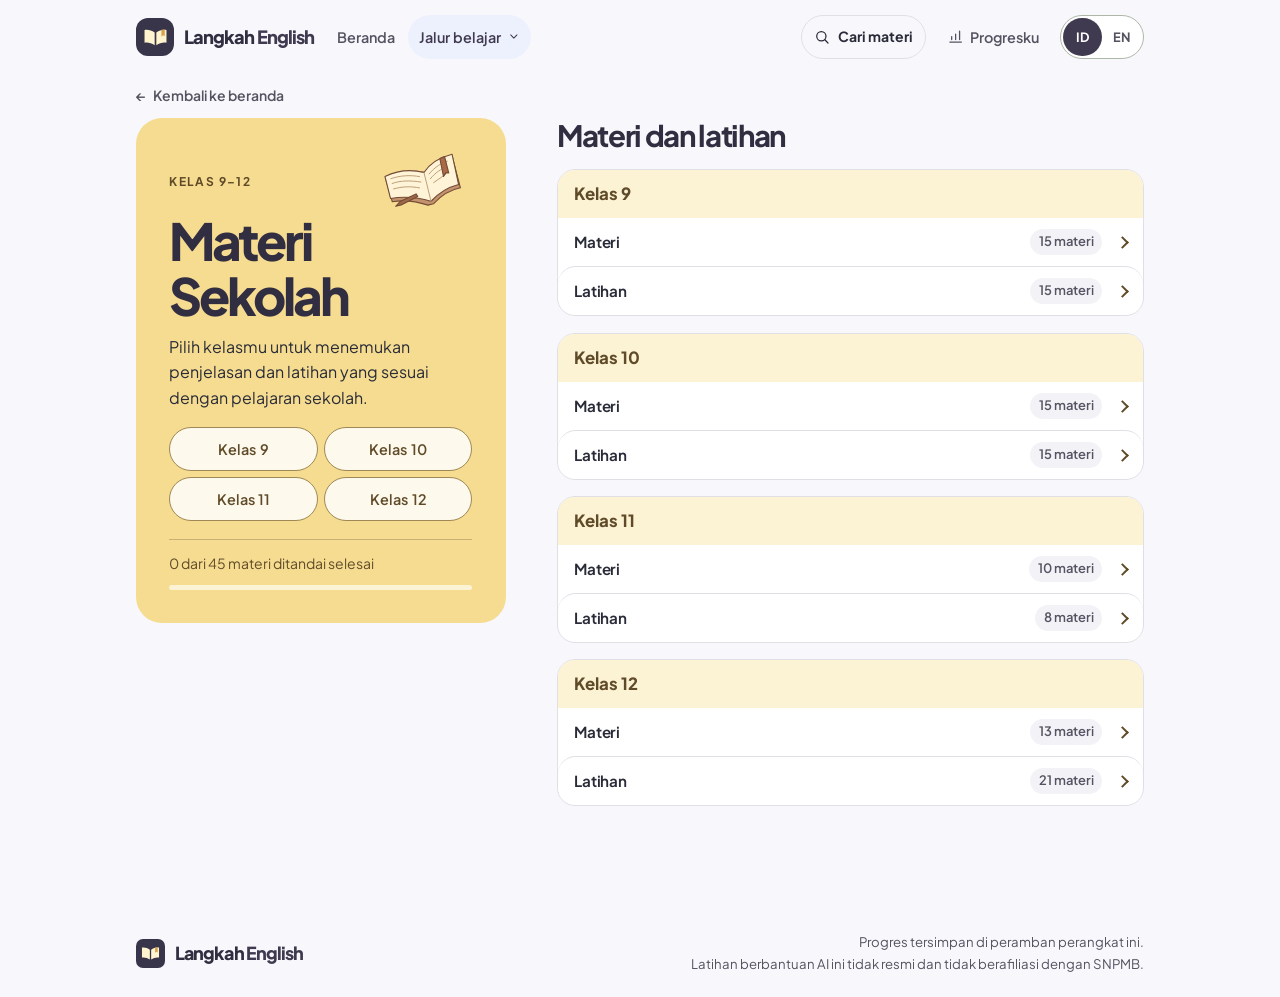
<file: school.html>
<!doctype html><html lang="id"><head><meta charset="utf-8"><meta name="viewport" content="width=device-width,initial-scale=1"><meta name="theme-color" content="#F8F8FC"><meta name="description" content="Pilih kelas 9, 10, 11, atau 12 untuk menemukan materi dan latihan yang tersedia."><title>Materi Sekolah · Langkah English</title><link rel="stylesheet" href="css/style.css"><link rel="stylesheet" href="css/pathways.css"><script type="module" src="js/pathway.js"></script><script type="module" src="js/shell.js"></script><link rel="stylesheet" href="css/motion.css">
</head><body data-pathway="school"><a class="skip" href="#main" data-i18n="skip">Lewati ke konten</a>
<header class="site-header">
  <nav class="nav shell" data-i18n-aria="mainNavigation" aria-label="Navigasi utama">
    <a class="logo" href="index.html" data-i18n-aria="homeLink" aria-label="Beranda Langkah English"><span class="brand-mark" aria-hidden="true"><svg viewBox="0 0 32 32"><use href="assets/icons.svg#mark"/></svg></span><span class="brand-type">Langkah <em>English</em></span></a>
    <button type="button" class="nav-toggle" aria-controls="primary-navigation" aria-expanded="false"><span class="menu-lines" aria-hidden="true"></span><span data-i18n="menuTitle">Menu</span></button>
    <div class="nav-links" id="primary-navigation">
      <a href="index.html" data-i18n="homeNav">Beranda</a>
      <div class="route-picker">
        <button class="route-toggle" type="button" aria-controls="route-menu" aria-expanded="false"><span data-i18n="pathNav">Jalur belajar</span><svg class="icon" viewBox="0 0 24 24" aria-hidden="true"><use href="assets/icons.svg#chevron"/></svg></button>
        <ul class="route-menu" id="route-menu">
            <li><svg class="menu-path-art" viewBox="0 0 140 88" aria-hidden="true"><use href="assets/pathways.svg#grammar"/></svg><a data-i18n="navGrammar" href="grammar.html">Grammar</a></li>
            <li><svg class="menu-path-art" viewBox="0 0 140 88" aria-hidden="true"><use href="assets/pathways.svg#school"/></svg><a data-i18n="navSchool" href="school.html">Materi Sekolah</a></li>
            <li><svg class="menu-path-art" viewBox="0 0 140 88" aria-hidden="true"><use href="assets/pathways.svg#utbk"/></svg><a data-i18n="navUtbk" href="utbk.html">Persiapan UTBK</a></li>
            <li><svg class="menu-path-art" viewBox="0 0 140 88" aria-hidden="true"><use href="assets/pathways.svg#tka"/></svg><a data-i18n="navTka" href="tka.html">Persiapan TKA</a></li>
            <li><svg class="menu-path-art" viewBox="0 0 140 88" aria-hidden="true"><use href="assets/pathways.svg#school"/></svg><a data-i18n="navSas" href="sas.html">Persiapan SAS</a></li>
            <li><svg class="menu-path-art" viewBox="0 0 140 88" aria-hidden="true"><use href="assets/pathways.svg#utbk"/></svg><a data-i18n="navTextBased" href="text-based.html">Soal Berbasis Teks</a></li>
        </ul>
      </div>
      <a class="mobile-progress-link" href="index.html#my-progress"><svg class="icon" viewBox="0 0 24 24" aria-hidden="true"><use href="assets/icons.svg#progress"/></svg><span data-i18n="progressNav">Progresku</span></a>
    </div>
    <div class="nav-actions">
      <a href="search.html" class="nav-search"><svg class="icon" viewBox="0 0 24 24" aria-hidden="true"><use href="assets/icons.svg#search"/></svg><span data-i18n="navSearch">Cari materi</span></a>
      <a class="nav-progress" href="index.html#my-progress"><svg class="icon" viewBox="0 0 24 24" aria-hidden="true"><use href="assets/icons.svg#progress"/></svg><span data-i18n="progressNav">Progresku</span></a>
      <div class="lang-switch" role="group" data-i18n-aria="interfaceLanguage" aria-label="Bahasa tampilan"><button class="lang-button" type="button" data-lang="id" aria-pressed="true" lang="id" aria-label="Bahasa Indonesia">ID</button><button class="lang-button" type="button" data-lang="en" aria-pressed="false" lang="en" aria-label="English">EN</button></div>
    </div>
  </nav>
</header>
<main id="main" class="shell page-main">
<div class="pathway-overview">
  <a class="page-back" href="index.html">← <span data-i18n="backHome">Kembali ke Beranda</span></a>
  <section class="pathway-hero pathway-hero-school" aria-labelledby="school-title">
    <div class="pathway-cover">
      <span class="section-kicker" data-i18n="gradeNineToTwelve">Kelas 9–12</span>
      <svg class="path-art" viewBox="0 0 140 88" aria-hidden="true"><use href="assets/pathways.svg#school"/></svg>
    </div>
    <h1 id="school-title" data-pathway-title>Materi Sekolah</h1>
    <p class="pathway-description" data-pathway-description>Pilih kelasmu untuk menemukan penjelasan dan latihan yang sesuai dengan pelajaran sekolah.</p>
    <div class="pathway-hero-links">
      <a href="#grade-9"><span data-i18n="grade">Kelas</span> 9</a>
      <a href="#grade-10"><span data-i18n="grade">Kelas</span> 10</a>
      <a href="#grade-11"><span data-i18n="grade">Kelas</span> 11</a>
      <a href="#grade-12"><span data-i18n="grade">Kelas</span> 12</a>
    </div>
  </section>
</div>
<section class="section path-library" aria-labelledby="selection-title"><div class="section-intro inline-intro"><div><h2 id="selection-title" data-i18n="pathwayCatalogHeading">Daftar materi belajar</h2></div></div><div id="pathway-resources" class="pathway-sections"></div></section>

</main><footer class="site-footer"><div class="shell footer-layout">
  <a class="footer-brand" href="index.html"><span class="brand-mark" aria-hidden="true"><svg viewBox="0 0 32 32"><use href="assets/icons.svg#mark"/></svg></span><span class="brand-type">Langkah <em>English</em></span></a>
  <div class="footer-note"><p data-i18n="footerPrivacy">Progres tersimpan di peramban perangkat ini.</p><p data-i18n="footerUnofficial">Latihan berbantuan AI ini tidak resmi dan tidak berafiliasi dengan SNPMB.</p></div>
</div></footer><script type="module" src="js/motion.js"></script>
</body></html>
</file>
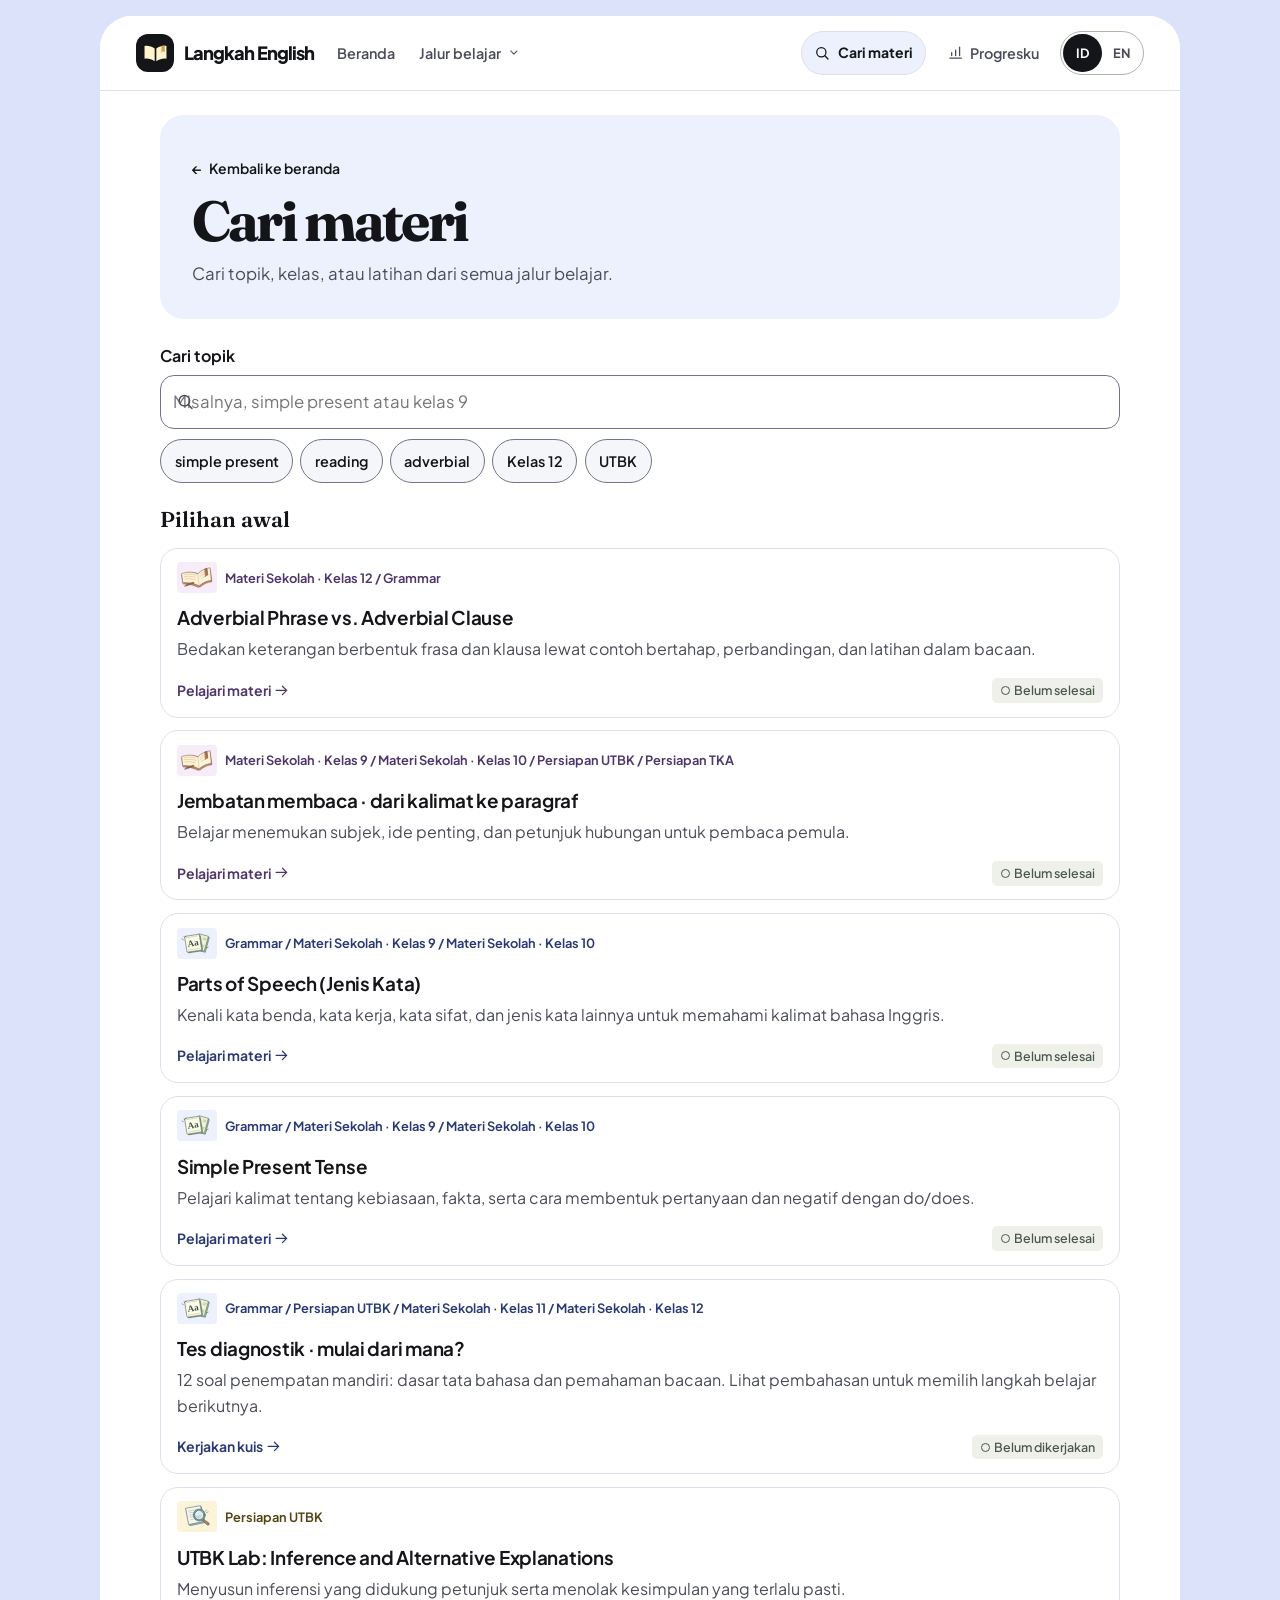
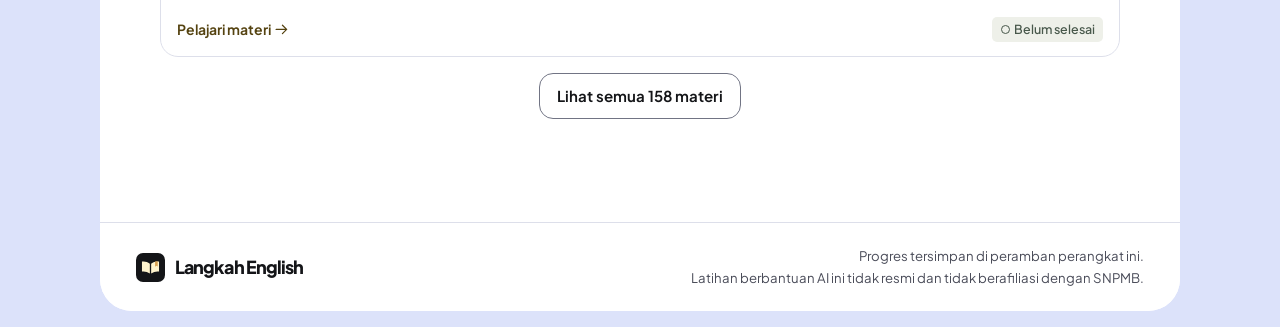
<file: search.html>
<!doctype html><html lang="id"><head><meta charset="utf-8"><meta name="viewport" content="width=device-width,initial-scale=1"><meta name="theme-color" content="#DCE2FA"><meta name="description" content="Cari topik, kelas, dan latihan bahasa Inggris dari empat jalur belajar."><title>Cari Materi · Langkah English</title><link rel="stylesheet" href="css/style.css"><script type="module" src="js/search.js"></script><script type="module" src="js/shell.js"></script><link rel="stylesheet" href="css/motion.css">
</head><body ><a class="skip" href="#main" data-i18n="skip">Lewati ke konten</a>
<header class="site-header">
  <nav class="nav shell" data-i18n-aria="mainNavigation" aria-label="Navigasi utama">
    <a class="logo" href="index.html" data-i18n-aria="homeLink" aria-label="Beranda Langkah English"><span class="brand-mark" aria-hidden="true"><svg viewBox="0 0 32 32"><use href="assets/icons.svg#mark"/></svg></span><span class="brand-type">Langkah <em>English</em></span></a>
    <button type="button" class="nav-toggle" aria-controls="primary-navigation" aria-expanded="false"><span class="menu-lines" aria-hidden="true"></span><span data-i18n="menuTitle">Menu</span></button>
    <div class="nav-links" id="primary-navigation">
      <a href="index.html" data-i18n="homeNav">Beranda</a>
      <div class="route-picker">
        <button class="route-toggle" type="button" aria-controls="route-menu" aria-expanded="false"><span data-i18n="pathNav">Jalur belajar</span><svg class="icon" viewBox="0 0 24 24" aria-hidden="true"><use href="assets/icons.svg#chevron"/></svg></button>
        <ul class="route-menu" id="route-menu">
            <li><svg class="menu-path-art" viewBox="0 0 140 88" aria-hidden="true"><use href="assets/pathways.svg#grammar"/></svg><a data-i18n="navGrammar" href="grammar.html">Tata bahasa</a></li>
            <li><svg class="menu-path-art" viewBox="0 0 140 88" aria-hidden="true"><use href="assets/pathways.svg#school"/></svg><a data-i18n="navSchool" href="school.html">Pelajaran sekolah</a></li>
            <li><svg class="menu-path-art" viewBox="0 0 140 88" aria-hidden="true"><use href="assets/pathways.svg#utbk"/></svg><a data-i18n="navUtbk" href="utbk.html">Persiapan UTBK</a></li>
            <li><svg class="menu-path-art" viewBox="0 0 140 88" aria-hidden="true"><use href="assets/pathways.svg#tka"/></svg><a data-i18n="navTka" href="tka.html">Persiapan TKA</a></li>
            <li><svg class="menu-path-art" viewBox="0 0 140 88" aria-hidden="true"><use href="assets/pathways.svg#school"/></svg><a data-i18n="navSas" href="sas.html">Persiapan SAS</a></li>
            <li><svg class="menu-path-art" viewBox="0 0 140 88" aria-hidden="true"><use href="assets/pathways.svg#utbk"/></svg><a data-i18n="navTextBased" href="text-based.html">Soal Berbasis Teks</a></li>
        </ul>
      </div>
      <a class="mobile-progress-link" href="index.html#my-progress"><svg class="icon" viewBox="0 0 24 24" aria-hidden="true"><use href="assets/icons.svg#progress"/></svg><span data-i18n="progressNav">Progresku</span></a>
    </div>
    <div class="nav-actions">
      <a href="search.html" class="nav-search"><svg class="icon" viewBox="0 0 24 24" aria-hidden="true"><use href="assets/icons.svg#search"/></svg><span data-i18n="navSearch">Cari materi</span></a>
      <a class="nav-progress" href="index.html#my-progress"><svg class="icon" viewBox="0 0 24 24" aria-hidden="true"><use href="assets/icons.svg#progress"/></svg><span data-i18n="progressNav">Progresku</span></a>
      <div class="lang-switch" role="group" data-i18n-aria="interfaceLanguage" aria-label="Bahasa tampilan"><button class="lang-button" type="button" data-lang="id" aria-pressed="true" lang="id" aria-label="Bahasa Indonesia">ID</button><button class="lang-button" type="button" data-lang="en" aria-pressed="false" lang="en" aria-label="English">EN</button></div>
    </div>
  </nav>
</header>
<main id="main" class="shell page-main"><section class="search-intro"><a class="page-back" href="index.html">← <span data-i18n="backHome">Beranda</span></a><h1 data-i18n="searchPageTitle">Cari materi belajar</h1><p data-i18n="searchPageDesc">Temukan materi grammar, sekolah, UTBK, dan materi pendukung TKA dari satu tempat.</p></section><section class="section search-screen"><label for="search-input" data-i18n="searchLabel">Cari materi</label><div class="search-field"><svg class="icon" viewBox="0 0 24 24" aria-hidden="true"><use href="assets/icons.svg#search"/></svg><input type="search" id="search-input" autocomplete="off" placeholder="Cari judul atau topik…" data-search-input></div><p id="search-count" role="status" aria-live="polite"></p><div id="search-results" class="resource-grid"></div></section></main><footer class="site-footer"><div class="shell footer-layout">
  <a class="footer-brand" href="index.html"><span class="brand-mark" aria-hidden="true"><svg viewBox="0 0 32 32"><use href="assets/icons.svg#mark"/></svg></span><span class="brand-type">Langkah <em>English</em></span></a>
  <div class="footer-note"><p data-i18n="footerPrivacy">Progres tersimpan di peramban perangkat ini.</p><p data-i18n="footerUnofficial">Latihan berbantuan AI ini tidak resmi dan tidak berafiliasi dengan SNPMB.</p></div>
</div></footer><script type="module" src="js/motion.js"></script>
</body></html>
</file>
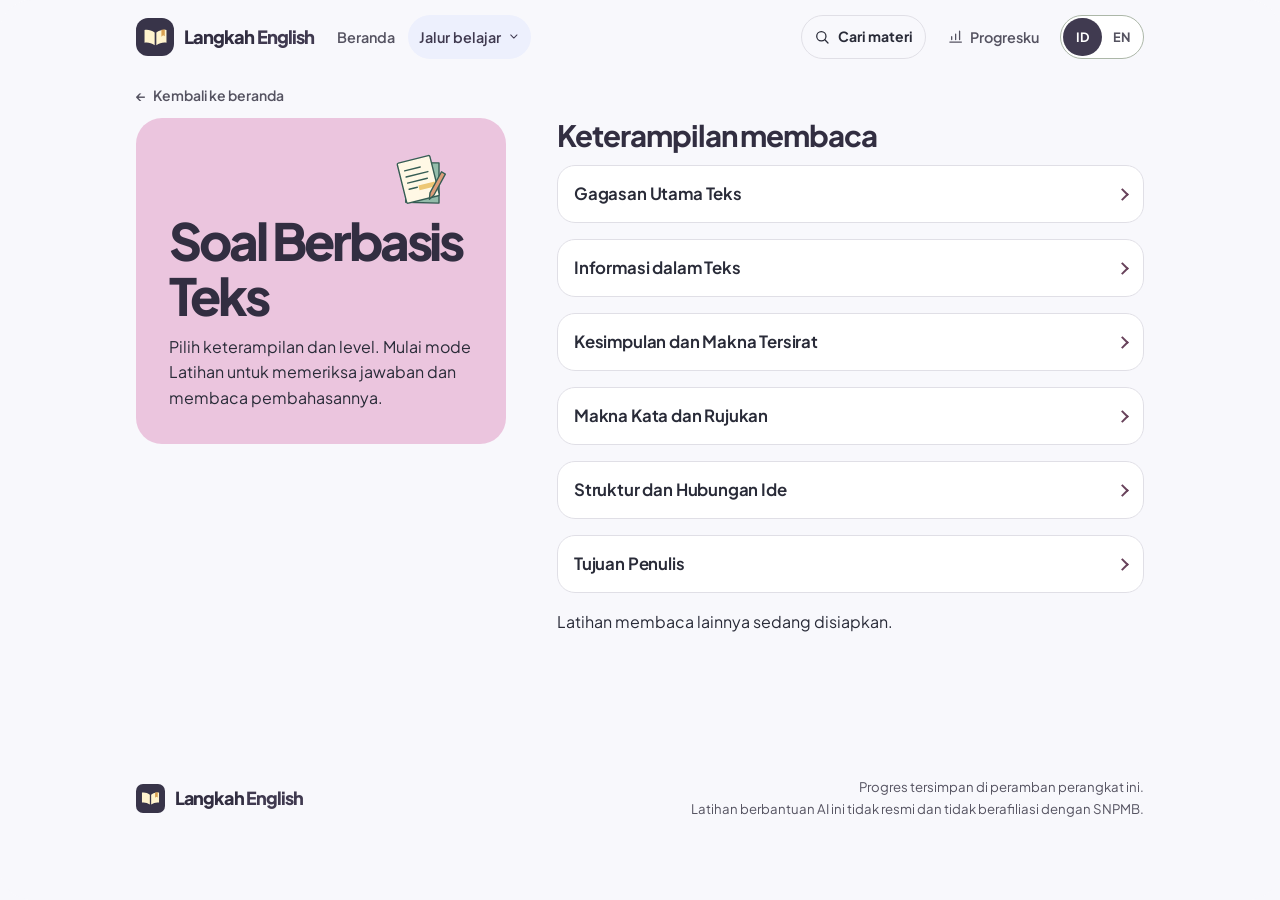
<file: text-based.html>
<!doctype html><html lang="id"><head><meta charset="utf-8"><meta name="viewport" content="width=device-width,initial-scale=1"><meta name="theme-color" content="#F8F8FC"><meta name="description" content="Latihan memahami bacaan bahasa Inggris berdasarkan keterampilan dan level."><title>Soal Berbasis Teks · Langkah English</title><link rel="stylesheet" href="css/style.css"><link rel="stylesheet" href="css/pathways.css"><script type="module" src="js/text-based.js"></script><script type="module" src="js/shell.js"></script><link rel="stylesheet" href="css/motion.css">
</head><body data-pathway="text-based"><a class="skip" href="#main" data-i18n="skip">Lewati ke konten</a>
<header class="site-header">
  <nav class="nav shell" data-i18n-aria="mainNavigation" aria-label="Navigasi utama">
    <a class="logo" href="index.html" data-i18n-aria="homeLink" aria-label="Beranda Langkah English"><span class="brand-mark" aria-hidden="true"><svg viewBox="0 0 32 32"><use href="assets/icons.svg#mark"/></svg></span><span class="brand-type">Langkah <em>English</em></span></a>
    <button type="button" class="nav-toggle" aria-controls="primary-navigation" aria-expanded="false"><span class="menu-lines" aria-hidden="true"></span><span data-i18n="menuTitle">Menu</span></button>
    <div class="nav-links" id="primary-navigation">
      <a href="index.html" data-i18n="homeNav">Beranda</a>
      <div class="route-picker">
        <button class="route-toggle" type="button" aria-controls="route-menu" aria-expanded="false"><span data-i18n="pathNav">Jalur belajar</span><svg class="icon" viewBox="0 0 24 24" aria-hidden="true"><use href="assets/icons.svg#chevron"/></svg></button>
        <ul class="route-menu" id="route-menu">
            <li><svg class="menu-path-art" viewBox="0 0 140 88" aria-hidden="true"><use href="assets/pathways.svg#grammar"/></svg><a data-i18n="navGrammar" href="grammar.html">Tata bahasa</a></li>
            <li><svg class="menu-path-art" viewBox="0 0 140 88" aria-hidden="true"><use href="assets/pathways.svg#school"/></svg><a data-i18n="navSchool" href="school.html">Pelajaran sekolah</a></li>
            <li><svg class="menu-path-art" viewBox="0 0 140 88" aria-hidden="true"><use href="assets/pathways.svg#utbk"/></svg><a data-i18n="navUtbk" href="utbk.html">Persiapan UTBK</a></li>
            <li><svg class="menu-path-art" viewBox="0 0 140 88" aria-hidden="true"><use href="assets/pathways.svg#tka"/></svg><a data-i18n="navTka" href="tka.html">Persiapan TKA</a></li>
            <li><svg class="menu-path-art" viewBox="0 0 140 88" aria-hidden="true"><use href="assets/pathways.svg#school"/></svg><a data-i18n="navSas" href="sas.html">Persiapan SAS</a></li>
            <li><svg class="menu-path-art" viewBox="0 0 140 88" aria-hidden="true"><use href="assets/pathways.svg#utbk"/></svg><a data-i18n="navTextBased" href="text-based.html">Soal Berbasis Teks</a></li>
        </ul>
      </div>
      <a class="mobile-progress-link" href="index.html#my-progress"><svg class="icon" viewBox="0 0 24 24" aria-hidden="true"><use href="assets/icons.svg#progress"/></svg><span data-i18n="progressNav">Progresku</span></a>
    </div>
    <div class="nav-actions">
      <a href="search.html" class="nav-search"><svg class="icon" viewBox="0 0 24 24" aria-hidden="true"><use href="assets/icons.svg#search"/></svg><span data-i18n="navSearch">Cari materi</span></a>
      <a class="nav-progress" href="index.html#my-progress"><svg class="icon" viewBox="0 0 24 24" aria-hidden="true"><use href="assets/icons.svg#progress"/></svg><span data-i18n="progressNav">Progresku</span></a>
      <div class="lang-switch" role="group" data-i18n-aria="interfaceLanguage" aria-label="Bahasa tampilan"><button class="lang-button" type="button" data-lang="id" aria-pressed="true" lang="id" aria-label="Bahasa Indonesia">ID</button><button class="lang-button" type="button" data-lang="en" aria-pressed="false" lang="en" aria-label="English">EN</button></div>
    </div>
  </nav>
</header>
<main id="main" class="shell page-main">
  <div class="pathway-overview">
  <a class="page-back" href="index.html">← <span data-i18n="backHome">Kembali ke Beranda</span></a>
  <section class="pathway-hero pathway-hero-text-based" aria-labelledby="pathway-title">
    <div class="pathway-cover pathway-cover-art"><svg class="path-art" viewBox="0 0 140 88" aria-hidden="true"><use href="assets/pathways.svg#text-based"/></svg></div>
    <h1 id="pathway-title" data-i18n="navTextBased">Soal Berbasis Teks</h1>
    <p class="pathway-description" data-i18n="textPracticeCue">Pilih keterampilan dan level. Mulai mode Latihan untuk memeriksa jawaban dan membaca pembahasannya.</p>
  </section>
</div>
  <section class="section path-library" aria-labelledby="text-skills">
    <h2 id="text-skills" data-i18n="textSkills">Keterampilan membaca</h2>
    <div id="resources" class="pathway-sections"></div>
  </section>
</main><footer class="site-footer"><div class="shell footer-layout">
  <a class="footer-brand" href="index.html"><span class="brand-mark" aria-hidden="true"><svg viewBox="0 0 32 32"><use href="assets/icons.svg#mark"/></svg></span><span class="brand-type">Langkah <em>English</em></span></a>
  <div class="footer-note"><p data-i18n="footerPrivacy">Progres tersimpan di peramban perangkat ini.</p><p data-i18n="footerUnofficial">Latihan berbantuan AI ini tidak resmi dan tidak berafiliasi dengan SNPMB.</p></div>
</div></footer><script type="module" src="js/motion.js"></script>
</body></html>
</file>
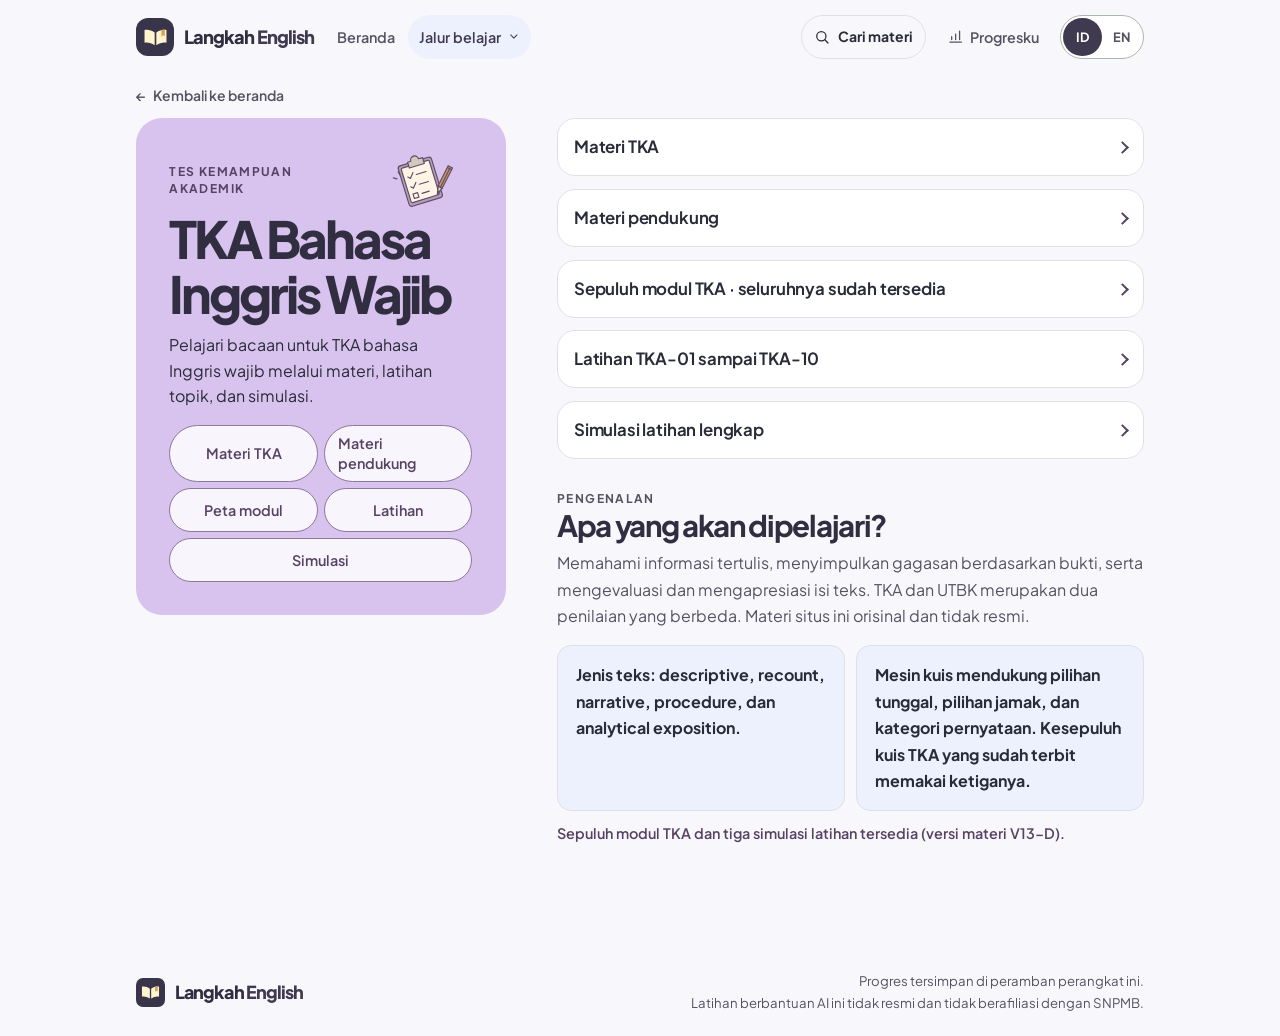
<file: tka.html>
<!doctype html><html lang="id"><head><meta charset="utf-8"><meta name="viewport" content="width=device-width,initial-scale=1"><meta name="theme-color" content="#F8F8FC"><meta name="description" content="Pelajari jalur TKA Bahasa Inggris Wajib, mulai dari materi membaca, dan lihat rencana sepuluh modul khusus."><title>TKA Bahasa Inggris Wajib · Langkah English</title><link rel="stylesheet" href="css/style.css"><link rel="stylesheet" href="css/pathways.css"><script type="module" src="js/tka.js"></script><script type="module" src="js/shell.js"></script><link rel="stylesheet" href="css/motion.css">
</head><body data-pathway="tka"><a class="skip" href="#main" data-i18n="skip">Lewati ke konten</a>
<header class="site-header">
  <nav class="nav shell" data-i18n-aria="mainNavigation" aria-label="Navigasi utama">
    <a class="logo" href="index.html" data-i18n-aria="homeLink" aria-label="Beranda Langkah English"><span class="brand-mark" aria-hidden="true"><svg viewBox="0 0 32 32"><use href="assets/icons.svg#mark"/></svg></span><span class="brand-type">Langkah <em>English</em></span></a>
    <button type="button" class="nav-toggle" aria-controls="primary-navigation" aria-expanded="false"><span class="menu-lines" aria-hidden="true"></span><span data-i18n="menuTitle">Menu</span></button>
    <div class="nav-links" id="primary-navigation">
      <a href="index.html" data-i18n="homeNav">Beranda</a>
      <div class="route-picker">
        <button class="route-toggle" type="button" aria-controls="route-menu" aria-expanded="false"><span data-i18n="pathNav">Jalur belajar</span><svg class="icon" viewBox="0 0 24 24" aria-hidden="true"><use href="assets/icons.svg#chevron"/></svg></button>
        <ul class="route-menu" id="route-menu">
            <li><svg class="menu-path-art" viewBox="0 0 140 88" aria-hidden="true"><use href="assets/pathways.svg#grammar"/></svg><a data-i18n="navGrammar" href="grammar.html">Tata bahasa</a></li>
            <li><svg class="menu-path-art" viewBox="0 0 140 88" aria-hidden="true"><use href="assets/pathways.svg#school"/></svg><a data-i18n="navSchool" href="school.html">Pelajaran sekolah</a></li>
            <li><svg class="menu-path-art" viewBox="0 0 140 88" aria-hidden="true"><use href="assets/pathways.svg#utbk"/></svg><a data-i18n="navUtbk" href="utbk.html">Persiapan UTBK</a></li>
            <li><svg class="menu-path-art" viewBox="0 0 140 88" aria-hidden="true"><use href="assets/pathways.svg#tka"/></svg><a data-i18n="navTka" href="tka.html">Persiapan TKA</a></li>
            <li><svg class="menu-path-art" viewBox="0 0 140 88" aria-hidden="true"><use href="assets/pathways.svg#school"/></svg><a data-i18n="navSas" href="sas.html">Persiapan SAS</a></li>
            <li><svg class="menu-path-art" viewBox="0 0 140 88" aria-hidden="true"><use href="assets/pathways.svg#utbk"/></svg><a data-i18n="navTextBased" href="text-based.html">Soal Berbasis Teks</a></li>
        </ul>
      </div>
      <a class="mobile-progress-link" href="index.html#my-progress"><svg class="icon" viewBox="0 0 24 24" aria-hidden="true"><use href="assets/icons.svg#progress"/></svg><span data-i18n="progressNav">Progresku</span></a>
    </div>
    <div class="nav-actions">
      <a href="search.html" class="nav-search"><svg class="icon" viewBox="0 0 24 24" aria-hidden="true"><use href="assets/icons.svg#search"/></svg><span data-i18n="navSearch">Cari materi</span></a>
      <a class="nav-progress" href="index.html#my-progress"><svg class="icon" viewBox="0 0 24 24" aria-hidden="true"><use href="assets/icons.svg#progress"/></svg><span data-i18n="progressNav">Progresku</span></a>
      <div class="lang-switch" role="group" data-i18n-aria="interfaceLanguage" aria-label="Bahasa tampilan"><button class="lang-button" type="button" data-lang="id" aria-pressed="true" lang="id" aria-label="Bahasa Indonesia">ID</button><button class="lang-button" type="button" data-lang="en" aria-pressed="false" lang="en" aria-label="English">EN</button></div>
    </div>
  </nav>
</header>
<main id="main" class="shell page-main">
<div class="pathway-overview">
  <a class="page-back" href="index.html">← <span data-i18n="tkaBack">Kembali ke beranda</span></a>
  <section class="pathway-hero pathway-hero-tka" aria-labelledby="tka-heading">
    <div class="pathway-cover"><span class="section-kicker" data-i18n="tkaLabel">Tes Kemampuan Akademik</span><svg class="path-art" viewBox="0 0 140 88" aria-hidden="true"><use href="assets/pathways.svg#tka"/></svg></div>
    <h1 id="tka-heading" data-i18n="tkaTitle">TKA Bahasa Inggris Wajib</h1>
    <p class="pathway-description" data-i18n="tkaIntro">Jalur persiapan membaca khusus TKA Bahasa Inggris Wajib.</p>
    <div class="pathway-hero-links"><a href="#tka-new" data-i18n="tkaMaterials">Materi TKA</a><a href="#tka-support" data-i18n="supportMaterials">Materi pendukung</a><a href="#tka-modules" data-i18n="moduleMap">Peta modul</a><a href="#tka-practice" data-i18n="groupPractice">Latihan</a><a href="#tka-mocks" data-i18n="groupMocks">Simulasi</a></div>
  </section>
</div>

<div class="path-library">
<details class="tka-directory" id="tka-new">
  <summary><h2 id="tka-new-heading" data-i18n="tkaNewTitle">Modul TKA yang sudah tersedia</h2></summary>
  <div class="tka-directory-body"><span class="section-kicker"><span data-i18n="tkaModulesKicker">MATERI TKA / 10 MODUL TERSEDIA</span></span><p data-i18n="tkaNewDesc">Mulai dari TKA-01 sampai TKA-10. Tiap modul memiliki latihan asli dan pembahasan berbasis bukti.</p><div id="tka-new-lessons"></div></div>
</details>
<details class="tka-directory" id="tka-support">
  <summary><h2 id="tka-support-heading" data-i18n="tkaSupportTitle">Mulai dari materi yang sudah tersedia</h2></summary>
  <div class="tka-directory-body"><span class="section-kicker"><span data-i18n="tkaSupportKicker">MATERI PENDUKUNG / TERSEDIA SEKARANG</span></span><p data-i18n="tkaSupportDesc">Materi lama untuk membantu dasar membaca; bukan modul TKA baru.</p><div id="tka-support-progress" class="tka-count" role="status"></div><div id="tka-support-list"></div></div>
</details>
<details class="tka-directory" id="tka-modules"><summary><h2 id="tka-modules-heading" data-i18n="tkaModuleTitle">Sepuluh modul TKA</h2></summary><div class="tka-directory-body"><span class="section-kicker" data-i18n="tkaRoadmapKicker">Peta modul</span><p data-i18n="tkaModuleDesc">Pilih modul berdasarkan keterampilan membaca.</p><div id="tka-module-list" class="tka-module-groups"></div></div></details>
<details class="tka-directory" id="tka-practice">
  <summary><h2 id="tka-practice-heading" data-i18n="tkaPracticeTitle">Latihan TKA-01 sampai TKA-10</h2></summary>
  <div class="tka-directory-body"><span class="section-kicker"><span data-i18n="tkaPracticeKicker">LATIHAN / 120 SOAL ORISINAL</span></span><p data-i18n="tkaPracticeDesc">Sepuluh latihan tanpa batas waktu, masing-masing 12 soal dengan tiga format. Nilai ini latihan lokal, bukan hasil resmi TKA.</p><div id="tka-new-quizzes"></div></div>
</details>
<details class="tka-directory" id="tka-mocks">
  <summary><h2 id="tka-mocks-heading" data-i18n="tkaMockTitle">Simulasi latihan lengkap</h2></summary>
  <div class="tka-directory-body"><span class="section-kicker"><span data-i18n="tkaSimulationsKicker">V13-D / 3 SIMULASI ORISINAL</span></span><p data-i18n="tkaMockDesc">Tiga simulasi orisinal dan tidak resmi. Masing-masing berisi 30 soal, enam bacaan, dan timer 45 menit. Spesifikasi ini merupakan rancangan latihan Langkah English, bukan format atau prediksi nilai TKA resmi.</p><div id="tka-mock-list"></div></div>
</details>
<section class="section tka-overview" aria-labelledby="tka-overview-title"><div class="section-intro"><span class="section-kicker"><span data-i18n="tkaOrientationKicker">PENGENALAN</span></span><h2 id="tka-overview-title" data-i18n="tkaOverviewTitle">Apa yang akan dipelajari?</h2><p data-i18n="tkaOverviewText">Memahami informasi tertulis, menyimpulkan gagasan berdasarkan bukti, serta mengevaluasi dan mengapresiasi isi teks.</p></div><div class="tka-info-grid"><div class="notice"><strong data-i18n="tkaGenres">Jenis teks: descriptive, recount, narrative, procedure, dan analytical exposition.</strong></div><div class="notice"><strong data-i18n="tkaFormats">Mesin kuis mendukung pilihan tunggal, beberapa jawaban, dan kategori pernyataan.</strong></div></div></section>
<p class="tka-stage" data-i18n="tkaStage">Sepuluh modul TKA dan tiga simulasi latihan tersedia (versi materi V13-D).</p>
</div>
</main>
<footer class="site-footer"><div class="shell footer-layout">
  <a class="footer-brand" href="index.html"><span class="brand-mark" aria-hidden="true"><svg viewBox="0 0 32 32"><use href="assets/icons.svg#mark"/></svg></span><span class="brand-type">Langkah <em>English</em></span></a>
  <div class="footer-note"><p data-i18n="footerPrivacy">Progres tersimpan di peramban perangkat ini.</p><p data-i18n="footerUnofficial">Latihan berbantuan AI ini tidak resmi dan tidak berafiliasi dengan SNPMB.</p></div>
</div></footer><script type="module" src="js/motion.js"></script>
</body></html>
</file>
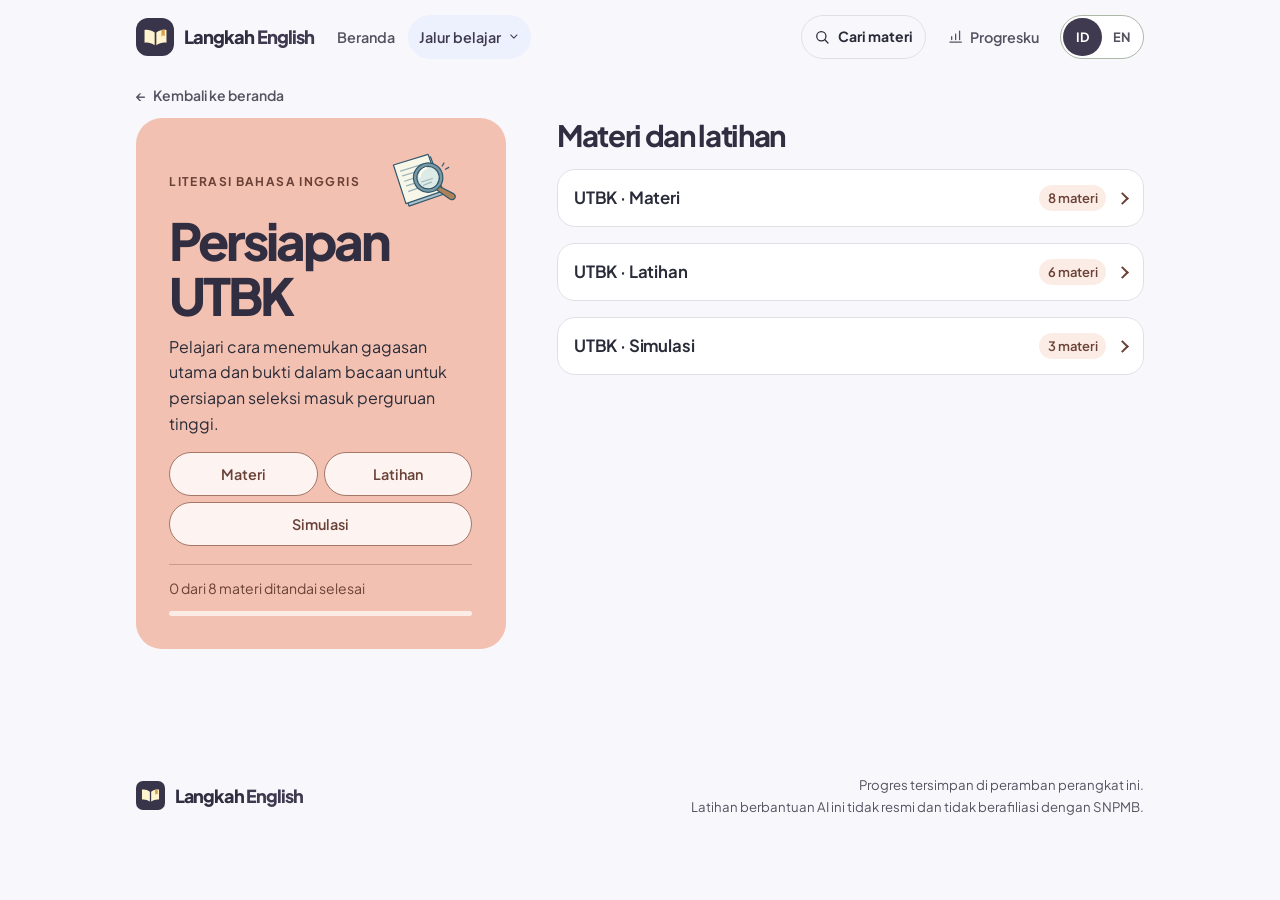
<file: utbk.html>
<!doctype html><html lang="id"><head><meta charset="utf-8"><meta name="viewport" content="width=device-width,initial-scale=1"><meta name="theme-color" content="#F8F8FC"><meta name="description" content="Latihan membaca teks bahasa Inggris, mengenali gagasan utama, menyimpulkan isi bacaan, dan mengerjakan soal."><title>Perpustakaan UTBK · Langkah English</title><link rel="stylesheet" href="css/style.css"><link rel="stylesheet" href="css/pathways.css"><script type="module" src="js/pathway.js"></script><script type="module" src="js/shell.js"></script><link rel="stylesheet" href="css/motion.css">
</head><body data-pathway="utbk"><a class="skip" href="#main" data-i18n="skip">Lewati ke konten</a>
<header class="site-header">
  <nav class="nav shell" data-i18n-aria="mainNavigation" aria-label="Navigasi utama">
    <a class="logo" href="index.html" data-i18n-aria="homeLink" aria-label="Beranda Langkah English"><span class="brand-mark" aria-hidden="true"><svg viewBox="0 0 32 32"><use href="assets/icons.svg#mark"/></svg></span><span class="brand-type">Langkah <em>English</em></span></a>
    <button type="button" class="nav-toggle" aria-controls="primary-navigation" aria-expanded="false"><span class="menu-lines" aria-hidden="true"></span><span data-i18n="menuTitle">Menu</span></button>
    <div class="nav-links" id="primary-navigation">
      <a href="index.html" data-i18n="homeNav">Beranda</a>
      <div class="route-picker">
        <button class="route-toggle" type="button" aria-controls="route-menu" aria-expanded="false"><span data-i18n="pathNav">Jalur belajar</span><svg class="icon" viewBox="0 0 24 24" aria-hidden="true"><use href="assets/icons.svg#chevron"/></svg></button>
        <ul class="route-menu" id="route-menu">
            <li><svg class="menu-path-art" viewBox="0 0 140 88" aria-hidden="true"><use href="assets/pathways.svg#grammar"/></svg><a data-i18n="navGrammar" href="grammar.html">Tata bahasa</a></li>
            <li><svg class="menu-path-art" viewBox="0 0 140 88" aria-hidden="true"><use href="assets/pathways.svg#school"/></svg><a data-i18n="navSchool" href="school.html">Pelajaran sekolah</a></li>
            <li><svg class="menu-path-art" viewBox="0 0 140 88" aria-hidden="true"><use href="assets/pathways.svg#utbk"/></svg><a data-i18n="navUtbk" href="utbk.html">Persiapan UTBK</a></li>
            <li><svg class="menu-path-art" viewBox="0 0 140 88" aria-hidden="true"><use href="assets/pathways.svg#tka"/></svg><a data-i18n="navTka" href="tka.html">Persiapan TKA</a></li>
            <li><svg class="menu-path-art" viewBox="0 0 140 88" aria-hidden="true"><use href="assets/pathways.svg#school"/></svg><a data-i18n="navSas" href="sas.html">Persiapan SAS</a></li>
            <li><svg class="menu-path-art" viewBox="0 0 140 88" aria-hidden="true"><use href="assets/pathways.svg#utbk"/></svg><a data-i18n="navTextBased" href="text-based.html">Soal Berbasis Teks</a></li>
        </ul>
      </div>
      <a class="mobile-progress-link" href="index.html#my-progress"><svg class="icon" viewBox="0 0 24 24" aria-hidden="true"><use href="assets/icons.svg#progress"/></svg><span data-i18n="progressNav">Progresku</span></a>
    </div>
    <div class="nav-actions">
      <a href="search.html" class="nav-search"><svg class="icon" viewBox="0 0 24 24" aria-hidden="true"><use href="assets/icons.svg#search"/></svg><span data-i18n="navSearch">Cari materi</span></a>
      <a class="nav-progress" href="index.html#my-progress"><svg class="icon" viewBox="0 0 24 24" aria-hidden="true"><use href="assets/icons.svg#progress"/></svg><span data-i18n="progressNav">Progresku</span></a>
      <div class="lang-switch" role="group" data-i18n-aria="interfaceLanguage" aria-label="Bahasa tampilan"><button class="lang-button" type="button" data-lang="id" aria-pressed="true" lang="id" aria-label="Bahasa Indonesia">ID</button><button class="lang-button" type="button" data-lang="en" aria-pressed="false" lang="en" aria-label="English">EN</button></div>
    </div>
  </nav>
</header>
<main id="main" class="shell page-main">
<div class="pathway-overview">
  <a class="page-back" href="index.html">← <span data-i18n="backHome">Kembali ke Beranda</span></a>
  <section class="pathway-hero pathway-hero-utbk" aria-labelledby="pathway-title">
    <div class="pathway-cover"><span class="section-kicker" data-i18n="entranceReading">Literasi bahasa Inggris</span><svg class="path-art" viewBox="0 0 140 88" aria-hidden="true"><use href="assets/pathways.svg#utbk"/></svg></div>
    <h1 id="pathway-title" data-pathway-title>Perpustakaan UTBK</h1>
    <p class="pathway-description" data-pathway-description>Latihan membaca teks bahasa Inggris, mengenali gagasan utama, menyimpulkan isi bacaan, dan mengerjakan soal.</p>
    <div class="pathway-hero-links"><a href="#utbk-lessons" data-i18n="groupLessons">Materi</a><a href="#utbk-practice" data-i18n="groupPractice">Latihan</a><a href="#utbk-mocks" data-i18n="groupMocks">Simulasi</a></div>
  </section>
</div>
<section class="section path-library" aria-labelledby="selection-title"><div class="section-intro inline-intro"><div><h2 id="selection-title" data-i18n="pathwayCatalogHeading">Daftar materi belajar</h2></div></div><div id="pathway-resources" class="pathway-sections"></div></section>

</main><footer class="site-footer"><div class="shell footer-layout">
  <a class="footer-brand" href="index.html"><span class="brand-mark" aria-hidden="true"><svg viewBox="0 0 32 32"><use href="assets/icons.svg#mark"/></svg></span><span class="brand-type">Langkah <em>English</em></span></a>
  <div class="footer-note"><p data-i18n="footerPrivacy">Progres tersimpan di peramban perangkat ini.</p><p data-i18n="footerUnofficial">Latihan berbantuan AI ini tidak resmi dan tidak berafiliasi dengan SNPMB.</p></div>
</div></footer><script type="module" src="js/motion.js"></script>
</body></html>
</file>
<file: css/style.css>
@import url("https://fonts.googleapis.com/css2?family=Fraunces:wght@500..800&family=Plus+Jakarta+Sans:wght@400..800&display=swap");

/* Retained teaching styles for authored English terms and paragraph breaks. */
.english-term{border-radius:.24em;padding:.04em .23em;box-decoration-break:clone;-webkit-box-decoration-break:clone}
.english-term::before{content:'“'}
.english-term::after{content:'”'}
/* Indonesian translations preserve authored paragraphs inside their disclosure. */
.lesson-translation .translation-content{white-space:pre-line}
@media(forced-colors:active){.english-term,.scaffold-model,.scaffold-review details,.lesson-translation{border:1px solid currentColor}}

@font-face {
  font-family: "Fraunces Local";
  src: url("../assets/fraunces.woff2") format("woff2");
  font-weight: 500 800;
  font-display: swap;
}
@font-face {
  font-family: "Plus Jakarta Sans Local";
  src: url("../assets/plus-jakarta-sans.woff2") format("woff2");
  font-weight: 400 800;
  font-display: swap;
}

/* Langkah English · app shell and learning paths */
:root {
  color-scheme: light;
  --paper: #F5F6FA;
  --surface: #FFFFFF;
  --ink: #141518;
  --muted: #4A4C59;
  --forest: #141518;
  --forest-dark: #141518;
  --blue: #285875;
  --line: #DDDFEA;
  --control-line: #717484;
  --sand: #FBF2CE;
  --mint: #EDF0FD;
  --honey: #F7E9B9;
  --correct: #235c42;
  --correct-bg: #e7f2e5;
  --retry: #74431d;
  --retry-bg: #fbedd8;
  --ring: #4332AA;
  --body: "Plus Jakarta Sans", "Plus Jakarta Sans Local", system-ui, -apple-system, "Segoe UI", Arial, sans-serif;
  --display: "Fraunces", "Fraunces Local", Georgia, "Times New Roman", serif;
  --small: .875rem;
  --body-size: 1rem;
  --lead: 1.125rem;
  --title: clamp(2.25rem, 4.4vw, 3.8rem);
  --space-1: .5rem;
  --space-2: 1rem;
  --space-3: 1.5rem;
  --space-4: 2rem;
  --space-5: clamp(2.25rem, 4vw, 3.75rem);
  --radius: 24px;
  --radius-sm: 14px;
  --shadow: 0 4px 14px #253c2910;
  --brand: var(--forest);
  --brand-dark: var(--forest-dark);
  --background: var(--paper);
  --border: var(--line);
  --deep: var(--ink);
  --cream: var(--sand);
}
*, *::before, *::after { box-sizing: border-box; }
html { scroll-behavior: smooth; scroll-padding-top: 5.5rem; }
body { margin: 0; background: var(--paper); color: var(--ink); font: 400 var(--body-size)/1.65 var(--body); }
body, input, select, textarea, button { -webkit-text-size-adjust: 100%; }
h1, h2, h3, h4, p { overflow-wrap: anywhere; }
h1, h2, h3, h4 { line-height: 1.22; color: var(--forest-dark); }
h1, h2 { font-family: var(--display); font-weight: 500; letter-spacing: -.035em; }
h1 { margin: 0 0 1rem; font-size: var(--title); }
h2 { margin: 0 0 .75rem; font-size: clamp(1.65rem, 3vw, 2.45rem); }
h3 { margin: 0 0 .5rem; font-size: 1.15rem; }
p { margin: 0 0 1em; }
a { color: var(--forest); text-underline-offset: .23em; }
img, svg { max-width: 100%; }
button, input, select, textarea { font: inherit; color: inherit; }
button, .button {
  display: inline-flex; align-items: center; justify-content: center; gap: .65em;
  min-height: 46px; max-width: 100%; padding: .65rem 1.05rem; border: 1px solid var(--forest);
  border-radius: var(--radius-sm); font: 650 .94rem/1.4 var(--body); letter-spacing: 0;
  color: #fff; background: var(--forest); box-shadow: none; text-decoration: none; text-align: center;
  cursor: pointer; transition: background-color 180ms, border-color 180ms, color 180ms;
}
button:disabled { cursor: default; opacity: .52; }
button:hover:not(:disabled), .button:hover { background-color: var(--forest-dark); color: white; transform: none; }
.button-outline, button.secondary, .button.secondary {
  border-color: var(--control-line); background: var(--surface); color: var(--forest);
}
.button-outline:hover:not(:disabled), .button.secondary:hover { color: var(--forest); background: var(--mint); }
input:not([type="checkbox"]):not([type="radio"]):not([type="file"]), textarea, select {
  min-height: 46px; max-width: 100%; padding: .75rem; color: var(--ink);
  background-color: var(--surface); border: 1px solid var(--control-line); border-radius: var(--radius-sm);
}
textarea { width: 100%; resize: vertical; }
fieldset, main, article, section { min-width: 0; }
:focus-visible { outline: 3px solid var(--ring); outline-offset: 3px; scroll-margin-block: 1rem; }
a:focus-visible, button:focus-visible, input:focus-visible, select:focus-visible, textarea:focus-visible, summary:focus-visible {
  outline: 3px solid var(--ring); outline-offset: 3px;
}
[hidden] { display: none !important; }
.visually-hidden, .sr-only, .skip:not(:focus) {
  position: absolute; width: 1px; height: 1px; padding: 0; margin: -1px; overflow: hidden;
  clip-path: inset(50%); white-space: nowrap; border: 0;
}
.skip:focus { position: fixed; z-index: 100; top: .6rem; left: .6rem; padding: .75rem 1rem; background: var(--surface); color: var(--forest); }
.shell { width: min(100%, 1248px); max-width: none; margin-inline: auto; padding-inline: clamp(16px, 4vw, 52px); }
.page-main { padding-block: 1.5rem var(--space-5); }
.section { margin-top: var(--space-5); }
.panel, .resource-card, .mode-card {
  min-width: 0; padding: clamp(16px, 2.4vw, 28px); border: 1px solid var(--line);
  border-radius: var(--radius); background: var(--surface); box-shadow: none;
}
.badge, .status-chip { display: inline-flex; align-items: center; gap: .35em; padding: .25em .65em; border-radius: 5px; font: 600 .81rem/1.5 var(--body); color: var(--forest); background: var(--mint); }
.badge-sun { color: var(--retry); background: var(--honey); }
.badge-mint { color: var(--correct); background: var(--correct-bg); }
.section-kicker { display: block; width: fit-content; padding: 0; background: none; color: var(--muted); font: 700 .75rem/1.4 var(--body); letter-spacing: .115em; text-transform: uppercase; }
.muted, small { color: var(--muted); }
.notice, .error { padding: 1rem 1.15rem; background: var(--mint); border: 1px solid var(--line); border-radius: var(--radius-sm); color: var(--ink); }
.notice p:last-child, .error p:last-child { margin-bottom: 0; }
details { min-width: 0; }
summary { min-height: 44px; padding-block: .5rem; cursor: pointer; overflow-wrap: anywhere; color: var(--forest); font-weight: 650; }
.toolbar, .learning-meta, .backup-actions { display: flex; align-items: center; flex-wrap: wrap; gap: .65rem; }
progress { width: 100%; height: .5rem; appearance: none; border: 0; border-radius: 1rem; overflow: hidden; background: #e0e6dc; accent-color: var(--forest); }
progress::-webkit-progress-bar { background: #e0e6dc; }
progress::-webkit-progress-value { background: var(--forest); border-radius: 1rem; }
progress::-moz-progress-bar { background: var(--forest); }
.icon { display: inline-block; width: 1.2em; height: 1.2em; flex: none; vertical-align: -.18em; }
@media (prefers-reduced-motion: reduce) {
  *, *::before, *::after { scroll-behavior: auto !important; animation: none !important; transition: none !important; }
}
@media (forced-colors: active) {
  button, .button, .badge, .status-chip, input, .panel { border: 1px solid ButtonText; }
  :focus-visible { outline: 3px solid Highlight; }
}

/* Shared navigation */
.site-header { position: relative; z-index: 20; border-bottom: 1px solid var(--line); background: var(--surface); backdrop-filter: none; }
.nav { position: relative; display: flex; align-items: center; gap: clamp(1rem, 3vw, 3rem); min-height: 74px; padding-block: .5rem; }
.logo, .footer-brand { display: inline-flex; flex: none; align-items: center; gap: .62rem; text-decoration: none; }
.brand-mark { display: inline-grid; place-items: center; width: 38px; height: 38px; border-radius: 10px; background: var(--forest); }
.brand-mark svg { display: block; width: 27px; height: 27px; }
.brand-type { font: 700 1.42rem/1.1 var(--display); letter-spacing: -.05em; color: var(--forest-dark); white-space: nowrap; }
.brand-type em { font-weight: 500; color: var(--forest); }
.nav-links, .nav-actions { display: flex; align-items: center; gap: .65rem; }
.nav-links { margin: 0; flex: 1; justify-content: flex-start; }
.nav-links a, .route-toggle, .nav-progress {
  display: inline-flex; align-items: center; gap: .4rem; min-height: 44px; padding: .55rem .65rem;
  color: var(--muted); background: none; border: 0; border-radius: 6px; text-decoration: none;
  font: 600 .9rem/1.45 var(--body); letter-spacing: 0;
}
.nav-links a:hover, .route-toggle:hover:not(:disabled), .nav-progress:hover, .route-toggle[aria-expanded=true] {
  background: var(--mint); color: var(--forest-dark);
}
.nav-links a[aria-current="page"], .route-toggle.current-path { color: var(--forest); background: transparent; text-decoration: underline; text-underline-offset: .48em; text-decoration-thickness: 2px; }
.nav-actions { flex: none; margin-left: auto; }
.route-picker { position: relative; }
.route-toggle .icon { width: .95em; }
.route-menu { display: none; position: absolute; z-index: 2; top: 100%; left: 0; width: 226px; margin: 0; padding: .4rem; border: 1px solid var(--line); border-radius: var(--radius-sm); background: var(--surface); box-shadow: var(--shadow); list-style: none; }
.route-toggle[aria-expanded=true] + .route-menu { display: grid; }
.route-menu li { position: relative; }
.route-menu .menu-path-art { position: absolute; left: .45rem; top: 50%; width: 40px; height: 30px; transform: translateY(-50%); pointer-events: none; }
.route-menu a { display: flex; padding-left: 3.35rem; width: 100%; }
.nav-actions .lang-switch { display: flex; gap: 0; margin: 0; padding: 2px; border: 1px solid #acb7a8; border-radius: 30px; background: var(--surface); }
.lang-switch .lang-button { min-width: 39px; min-height: 38px; padding: 4px 8px; border: 0; border-radius: 24px; background: transparent; color: var(--muted); box-shadow: none; font: 700 .8rem/1 var(--body); }
.lang-switch .lang-button[aria-pressed=true] { color: white !important; background: var(--forest); }
.lang-switch .lang-button[aria-pressed=false]:hover { color: var(--forest); background: var(--mint); }
.nav-toggle, .nav-links .mobile-progress-link { display: none; }
.site-footer { margin-top: var(--space-5); padding-block: 1.4rem; color: var(--muted); background: var(--paper); border-top: 1px solid var(--line); }
.footer-layout { display: flex; justify-content: space-between; align-items: center; gap: 1.25rem; }
.footer-brand .brand-mark { width: 29px; height: 29px; border-radius: 7px; }
.footer-brand .brand-mark svg { width: 21px; height: 21px; }
.footer-brand .brand-type { font-size: 1.12rem; }
.footer-note { max-width: 65ch; text-align: right; }
.footer-note p { margin: 0; color: var(--muted); font-size: .825rem; }

/* Home */
.home-choice-section { margin-top: clamp(1.75rem, 3vw, 2.6rem); }
.section-intro { margin-bottom: 1rem; }
.section-intro h2, .path-library .section-intro h2 { font: 500 clamp(1.85rem, 2.9vw, 2.6rem)/1.16 var(--display); color: var(--forest-dark); letter-spacing: -.045em; margin: 0; }
.section-intro p { margin: .45rem 0 0; font-size: 1rem; color: var(--muted); }
.choice-grid { display: grid; grid-template-columns: repeat(4, minmax(0,1fr)); gap: clamp(12px, 1.5vw, 19px); }
[data-track=grammar], [data-pathway=grammar] { --track: #315a40; --wash: #e8efdc; }
[data-track=school], [data-pathway=school] { --track: #754420; --wash: #f8e9d7; }
[data-track=utbk], [data-pathway=utbk] { --track: #2c5471; --wash: #e4edf3; }
[data-track=tka], [data-pathway=tka] { --track: #634a73; --wash: #eee6f1; }
.choice-card {
  display: flex; flex-direction: column; align-items: stretch; position: relative; min-width: 0; min-height: 0;
  padding: 0; gap: 0; border: 1px solid var(--line); border-radius: var(--radius);
  color: var(--ink); background: var(--surface); text-decoration: none; overflow: hidden;
  transition: border-color 180ms, box-shadow 180ms;
}
.choice-card:hover { border-color: var(--track); box-shadow: var(--shadow); transform: none; }
.choice-visual { display: grid; place-items: center; height: clamp(78px, 7.5vw, 100px); background-color: var(--wash); background-image: radial-gradient(#425c3e22 .8px,transparent .8px); background-size: 8px 8px; border-bottom: 1px solid #2c442415; }
.card-art { display: block; width: 126px; height: 83px; max-height: 96%; }
.choice-copy { display: flex; flex: 1; flex-direction: column; padding: 1rem 1.15rem; }
.choice-card strong { display: block; font: 600 clamp(1.18rem, 1.55vw, 1.4rem)/1.24 var(--display); letter-spacing: -.032em; color: var(--ink); }
.choice-desc { display: block; margin: .45rem 0 1rem; color: var(--muted); font: 400 .94rem/1.55 var(--body); }
.choice-action { display: flex; align-items: center; justify-content: space-between; gap: .4rem; margin-top: auto; color: var(--track); font: 650 .875rem/1.4 var(--body); }
.choice-action .icon { width: 1.1rem; }
.home-progress-details { margin-top: 1.55rem; border: 1px solid var(--line); border-radius: var(--radius); background: #f1f2e9; }
.progress-summary { display: flex; align-items: center; gap: .9rem; padding: 1rem 1.35rem; color: var(--forest); list-style: none; }
.progress-summary::-webkit-details-marker { display: none; }
.progress-summary-copy { display: block; flex: 1; }
.progress-summary-copy strong { font: 600 1.15rem/1.35 var(--display); }
.progress-summary-copy small { display: block; font: 400 .85rem/1.5 var(--body); }
.progress-icon { width: 27px; height: 27px; flex: none; }
.summary-chevron { width: 19px; height: 19px; flex: none; color: var(--forest); transition: transform 180ms; }
[open] > summary .summary-chevron { transform: rotate(180deg); }
.progress-details-content { padding: 0 1.35rem 1.35rem; }
.stats { display: grid; grid-template-columns: repeat(4,minmax(0,1fr)); gap: .75rem; margin: 1rem 0; }
.stat { display: grid; gap: .25rem; padding: 1rem; min-height: 0; border: 1px solid var(--line); background: var(--surface); border-radius: var(--radius-sm); }
.stat strong { font: 600 clamp(1.4rem,3vw,2rem)/1.15 var(--display); color: var(--forest); }
.stat span { font-size: .875rem; color: var(--muted); }
.history-layout { display: grid; grid-template-columns: 1fr 1fr; gap: 1.5rem; align-items: start; }
.activity-list { background: none; border: none; padding: 0; }
.activity-row { display: flex; align-items: start; gap: .65rem; padding: .75rem 0; border-bottom: 1px solid var(--line); }
.activity-row small { display: block; }
.backup-panel p { margin: .4rem 0 1rem; }
.backup-actions { gap: .5rem; }
.backup-panel:has(#backup-import:focus-visible) .file-button { outline: 3px solid var(--ring); outline-offset: 3px; }
@media (max-width: 940px) {
  .choice-grid { grid-template-columns: repeat(2,minmax(0,1fr)); }
}
@media (max-width: 810px) {
  .nav { min-height: 62px; gap: .5rem; flex-wrap: nowrap; }
  .nav .logo { margin-right: auto; }
  .nav .nav-actions { order: 1; margin-left: 0; }
  .nav .nav-progress { display: none; }
  .nav .nav-toggle { order: 2; display: flex; gap: .45rem; min-height: 44px; padding: .5rem .7rem; border: 1px solid var(--control-line); background: var(--surface); color: var(--forest); border-radius: var(--radius-sm); }
  .menu-lines { position: relative; width: 14px; height: 12px; border-block: 1.6px solid currentColor; }
  .menu-lines::after { content: ''; position: absolute; width: 100%; left: 0; top: 3.5px; border-top: 1.6px solid currentColor; }
  .nav .nav-links { display: none; position: absolute; z-index: 2; top: calc(100% - 2px); left: 12px; right: 12px; width: auto; margin: 0; padding: .55rem; border: 1px solid var(--line); background: var(--surface); border-radius: var(--radius); box-shadow: var(--shadow); max-height: 75vh; overflow: auto; }
  .nav .nav-links.is-open { display: grid; gap: 0; }
  .route-toggle { display: none; }
  .route-menu { display: grid; position: static; width: auto; margin: .15rem 0; padding: .2rem 0; border: 0; border-block: 1px solid var(--line); border-radius: 0; background: transparent; box-shadow: none; }
  .nav-links .mobile-progress-link { display: inline-flex; }
  .nav-links a { font-size: .94rem; white-space: normal; }
}
@media (max-width: 620px) {
  .choice-grid { grid-template-columns: 1fr; gap: .6rem; }
  .choice-card { flex-direction: row; align-items: stretch; }
  .choice-visual { flex: 0 0 63px; align-self: stretch; height: auto; border-bottom: 0; border-right: 1px solid #2c442415; }
  .card-art { width: 60px; height: auto; }
  .choice-copy { padding: .65rem .85rem; }
  .choice-card strong { font-size: 1.2rem; }
  .choice-desc { margin: .2rem 0 .32rem; font-size: .93rem; line-height: 1.4; }
  .choice-action { font-size: .825rem; }
  .history-layout { grid-template-columns: 1fr; gap: 1rem; }
  .stats { grid-template-columns: 1fr 1fr; }
  .footer-layout { flex-direction: column; align-items: flex-start; gap: .7rem; }
  .footer-note { text-align: left; }
}
@media (max-width: 410px) {
  .nav { gap: .4rem; padding-inline: 12px; }
  .brand-mark { width: 31px; height: 33px; border-radius: 8px; }
  .brand-mark svg { width: 23px; height: 23px; }
  .logo { gap: .4rem; }
  .logo .brand-type { font-size: 1.1rem; }
  .lang-switch .lang-button { min-width: 30px; min-height: 38px; padding-inline: 5px; }
  .nav .nav-toggle { font-size: .8rem; padding-inline: .55rem; }
  .home-choice-section { margin-top: 1.35rem; }
  .progress-summary { padding: .85rem; }
}

/* Pathway libraries */
.page-back { display: inline-flex; align-items: center; gap: .4rem; min-height: 44px; margin: 0; text-decoration: none; color: var(--forest); font-size: var(--small); font-weight: 600; }
.page-back:hover { text-decoration: underline; }
.pathway-hero {
  position: relative; overflow: visible; padding: clamp(17px,3vw,36px); border: 1px solid var(--line);
  border-radius: var(--radius); background: var(--wash,var(--mint)); box-shadow: none;
}
.pathway-hero::after { display: none; }
.pathway-hero .page-back { margin: -.5rem 0 .6rem; color: var(--track); }
.pathway-hero .section-kicker { margin: 0 0 .42rem; color: var(--track); }
.pathway-heading { display: flex; align-items: center; justify-content: space-between; gap: 1rem; margin: 0; }
.pathway-heading .path-art { order: 2; width: clamp(78px,12vw,154px); flex: none; }
.pathway-heading h1, .search-intro h1 { color: var(--ink); font: 500 var(--title)/1.08 var(--display); letter-spacing: -.05em; margin: 0 0 .55rem; }
.pathway-description, .search-intro > p { max-width: 65ch; margin: 0; font: 400 1.05rem/1.6 var(--body); color: var(--muted); }
.pathway-hero-links { display: flex; flex-wrap: wrap; align-items: stretch; gap: .45rem; margin: 1rem 0 0; }
.pathway-hero-links a, .search-chips button, .lesson-toc a, .scaffold-phase-links a {
  display: inline-flex; min-height: 44px; align-items: center; justify-content: center; gap: .27em; padding: .45rem .85rem;
  color: var(--track,var(--forest)); border: 1px solid var(--control-line); border-radius: var(--radius-sm);
  background: var(--surface); font: 600 .9rem/1.4 var(--body); text-decoration: none;
}
.pathway-hero-links a:hover, .search-chips button:hover, .lesson-toc a:hover { background: var(--mint); color: var(--forest-dark); }
.pathway-hero .pathway-progress-summary, .tka-count { display: flex; flex-wrap: wrap; align-items: center; gap: 1rem; width: fit-content; max-width: 100%; margin: .95rem 0 0; padding: 0; background: none; border: 0; font-size: .875rem; color: var(--track); }
.pathway-progress-track { height: 5px; width: 88px; border-radius: 6px; background: #fffefa; box-shadow: 0 0 0 1px var(--control-line); overflow: hidden; }
.pathway-progress-track span { display: block; height: 100%; background: var(--track); }
.tka-stage { margin: .65rem 0 0; padding: 0; border: 0; background: transparent; color: var(--track); font-size: .9rem; font-weight: 600; }
.path-library, .tka-overview { margin-top: var(--space-4); }
.pathway-sections { display: grid; gap: .65rem; }
.topic-divider { margin: 1.2rem 0 .2rem !important; padding: 0; color: var(--track); font: 650 1.13rem/1.3 var(--body) !important; }
.topic-divider:first-child { margin-top: .2rem !important; }
.topic-fold, .tka-directory { overflow: visible; background: var(--surface); border: 1px solid var(--line); border-radius: var(--radius-sm); box-shadow: none; scroll-margin-top: 1rem; }
.topic-fold > summary, .tka-directory > summary {
  display: flex; align-items: center; gap: .75rem; min-height: 54px; padding: .8rem 1.1rem;
  border: none; border-radius: inherit; background: var(--surface); list-style: none;
}
.topic-fold > summary::-webkit-details-marker, .tka-directory > summary::-webkit-details-marker { display: none; }
.topic-fold > summary::before, .tka-directory > summary::before {
  content: ''; display: block; flex: none; width: 9px; height: 9px; border: solid var(--track);
  border-width: 0 2px 2px 0; border-radius: 0; background: none; transform: rotate(-45deg); transition: transform 180ms;
}
.topic-fold[open] > summary::before, .tka-directory[open] > summary::before { content: ''; transform: rotate(45deg); }
.topic-fold > summary .topic-title, .tka-directory > summary h2 { flex: 1; color: var(--ink); font: 650 1.05rem/1.45 var(--body); letter-spacing: -.01em; margin: 0; }
.topic-fold > summary .badge { margin-left: auto; white-space: normal; color: var(--track); background: var(--wash); }
.topic-fold[open] > summary, .tka-directory[open] > summary { background: var(--wash); border-bottom: 1px solid var(--line); border-radius: var(--radius-sm) var(--radius-sm) 0 0; }
.topic-fold-body { padding: 0 1.1rem; }
.simple-resources { display: grid; list-style: none; gap: 0; padding: 0; margin: 0; }
.simple-resource { display: block; margin: 0; padding: 0; background: transparent; border: 0; border-radius: 0; }
.simple-resource + .simple-resource { border-top: 1px solid var(--line); }
.simple-resource:hover { background: transparent; }
.resource-link { display: flex; align-items: center; justify-content: space-between; gap: 1rem; padding: 1.05rem .25rem; text-decoration: none; color: var(--ink); }
.resource-link:hover h3, .result-link:hover h2 { text-decoration: underline; text-underline-offset: .18em; }
.resource-copy { min-width: 0; }
.simple-resource h3 { margin: 0; font: 650 1.08rem/1.42 var(--body); color: var(--ink); }
.simple-resource p { margin: .25rem 0 .5rem; max-width: 72ch; font: 400 1rem/1.6 var(--body); color: var(--muted); }
.resource-link > .icon { color: var(--track); }
.resource-meta { display: flex; align-items: center; flex-wrap: wrap; gap: .35rem .75rem; margin: 0; }
.resource-meta small { font-size: .815rem; }
.status-chip { font-weight: 550; font-size: .78rem; background: #eef0e9; color: #48584b; }
.status-mark { display: inline-block; flex: none; width: .72em; height: .72em; border: 1.5px solid currentColor; border-radius: 50%; }
.statusComplete, .statusAttempted { background: var(--correct-bg); color: var(--correct); }
.statusComplete .status-mark, .statusAttempted .status-mark { width: .48em; height: .85em; margin: -.2em .2em 0; border-width: 0 1.8px 1.8px 0; border-radius: 0; transform: rotate(42deg); }
.statusDraft { color: var(--retry); background: var(--retry-bg); }
.statusDraft .status-mark { background: linear-gradient(90deg,currentColor 50%,transparent 50%); }
.tka-directory { margin-top: .8rem; }
.pathway-hero + .tka-directory { margin-top: 1.6rem; }
.tka-directory-body { padding: 1rem 1.1rem; }
.tka-directory-body > p, .tka-overview p { max-width: 72ch; color: var(--muted); }
.tka-directory-body > .section-kicker { margin-bottom: .35rem; }
.tka-info-grid, .tka-module-grid { display: grid; grid-template-columns: repeat(2,minmax(0,1fr)); gap: .65rem; }
.tka-module-grid { list-style: none; padding: 0; }
.tka-module { display: grid; align-content: start; gap: .45rem; padding: 1rem; border: 1px solid var(--line); border-radius: var(--radius-sm); background: var(--paper); }
.tka-module-code { color: var(--track); font: 700 .8rem/1.5 var(--body); }
.tka-available { display: flex; flex-wrap: wrap; gap: .6rem; }
.tka-available a { display: inline-flex; align-items: center; min-height: 44px; color: var(--track); }
.tka-released { color: var(--correct); font-size: .85rem; }
.tka-module-group { margin-block: 1.2rem; }
.search-intro, .search-screen { width: 100%; max-width: 960px; margin-inline: auto; }
.search-screen { margin-top: 1.5rem; }
.search-screen > label { color: var(--ink); font-size: var(--body-size); font-weight: 650; }
.search-field { position: relative; margin-top: .35rem; }
.search-field .icon { position: absolute; top: 50%; left: 1rem; transform: translateY(-50%); color: var(--muted); }
.search-field input[type=search] { display: block; width: 100%; padding-left: 2.9rem; min-height: 52px; font-size: 1.05rem; border-radius: var(--radius-sm); }
.search-chips { display: flex; flex-wrap: wrap; gap: .45rem; margin: .65rem 0 1rem; }
.search-chips button { background: var(--paper); }
.search-screen #search-count { margin: 1.4rem 0 .75rem; font: 600 1.35rem/1.4 var(--display); color: var(--ink); }
.search-screen .resource-grid { display: grid; grid-template-columns: repeat(2,minmax(0,1fr)); gap: .8rem; }
.search-screen .resource-card { display: flex; padding: 0; border: 1px solid var(--line); border-radius: var(--radius-sm); background: var(--surface); }
.result-link { display: flex; flex-direction: column; width: 100%; min-width: 0; padding: 1.15rem; text-decoration: none; }
.result-path { display: flex; align-items: center; gap: .5rem; color: var(--track); font-size: .8rem; font-weight: 650; line-height: 1.45; }
.result-path .path-art { width: 40px; height: 31px; border-radius: 4px; background: var(--wash); flex: none; }
.search-screen .resource-card h2 { margin: .7rem 0 .35rem; font: 650 1.18rem/1.4 var(--body); letter-spacing: -.015em; color: var(--ink); }
.search-screen .resource-card p { margin: 0 0 1rem; font: 400 1rem/1.6 var(--body); color: var(--muted); }
.result-link .card-bottom { display: flex; justify-content: space-between; align-items: center; gap: .4rem; flex-wrap: wrap; margin-top: auto; padding: 0; border: 0; color: var(--track); font-size: .875rem; font-weight: 650; }
.search-show-all { display: flex; margin: 1rem auto 0; }
.search-empty { grid-column: 1/-1; padding: 1.4rem; background: var(--sand); border-radius: var(--radius); }
.search-empty h2 { font-size: 1.55rem; }
@media (max-width: 620px) {
  .pathway-heading { display: block; }
  .pathway-heading .path-art { float: right; width: 62px; margin: 0 0 .25rem .4rem; }
  .pathway-heading h1 { font-size: 2.1rem; }
  .pathway-description { font-size: 1rem; }
  .pathway-hero-links { clear: both; }
  .topic-fold > summary, .tka-directory > summary { padding-inline: .78rem; }
  .topic-fold-body, .tka-directory-body { padding-inline: .75rem; }
  .search-screen .resource-grid, .tka-info-grid, .tka-module-grid { grid-template-columns: 1fr; }
}

/* Reading, authored examples and the English/Indonesian pair */
.reading { width: min(100%, 74ch); max-width: 100%; margin-inline: auto; }
.reading > .page-back { margin: 0 0 .65rem; }
.reading-intro { margin: 0; }
.reading-path { display: flex; gap: .65rem; align-items: center; color: var(--track); font-size: .88rem; font-weight: 650; }
.reading-path .path-art { width: 44px; height: 34px; background: var(--wash); border-radius: 5px; }
.reading h1 { margin: .7rem 0; color: var(--ink); font: 500 clamp(2.15rem,4.5vw,3.65rem)/1.12 var(--display); letter-spacing: -.045em; }
.reading-intro > p { color: var(--muted); max-width: 65ch; font: 400 1.05rem/1.65 var(--body); }
.learning-meta { margin-block: .8rem 1.25rem; color: var(--muted); font-size: .875rem; }
.learning-meta > span { display: inline-flex; align-items: center; gap: .35rem; }
.learning-meta > span + span { padding-left: .65rem; border-left: 1px solid #9fa99c; }
#reading-progress { position: fixed; inset: 0 0 auto; height: 3px; z-index: 50; pointer-events: none; background: transparent; }
#reading-progress span { display: block; height: 100%; width: 0; background: var(--forest); transition: width 180ms; }
.lesson-tools { display: flex; flex-wrap: wrap; align-items: flex-start; justify-content: space-between; gap: .6rem; margin: 1rem 0 1.75rem; padding: .65rem 0; border: 0; border-block: 1px solid var(--line); background: transparent; border-radius: 0; }
.reader-index { flex: 1 1 230px; }
.reader-index summary { width: fit-content; }
.lesson-tools-text { font: 650 1rem/1.5 var(--body); color: var(--forest); text-transform: none; letter-spacing: 0; }
.lesson-toc, .scaffold-phase-links { display: flex; gap: .4rem; flex-wrap: wrap; margin: .2rem 0 .6rem; }
.lesson-toc a, .scaffold-phase-links a { padding-inline: .7rem; white-space: normal; }
.focus-button { border: 1px solid var(--control-line); color: var(--forest); background: var(--surface); }
.focus-reading .site-header, .focus-reading .site-footer { display: none; }
.focus-reading .reading { width: min(100%,68ch); }
.article-body { color: var(--ink); font-size: 1.04rem; line-height: 1.68; }
.reading .article-body p, .reading .article-body li { line-height: 1.68; }
.reading p, .reading li, .reading summary, .reading dd { overflow-wrap: anywhere; }
.reading h2, .article-body > h2, .article-body section > h2 { color: var(--forest-dark); font: 500 clamp(1.55rem,2.8vw,2.1rem)/1.23 var(--display); margin: 1.25rem 0 .65rem; }
.article-body h3 { font: 650 1.125rem/1.4 var(--body); }
.concept-definition, .concept-synthesis, .lesson-summary { margin: 1.5rem 0; padding: 1.05rem 1.25rem; border: 0; border-left: 3px solid var(--track,var(--forest)); border-radius: 0 var(--radius-sm) var(--radius-sm) 0; background: var(--wash,var(--mint)); }
.concept-definition p, .concept-synthesis p { margin: 0; color: var(--ink); font-size: 1rem; }
.objectives-panel, .lesson-reference, .more-examples { padding: .25rem .9rem; margin: 1rem 0; border: 1px solid var(--line); border-radius: var(--radius-sm); background: var(--surface); }
.english-term { color: #264f79; background: #e5edf5; font-style: italic; font-weight: 650; }
.scaffold-guide { padding: 0; margin: 2.2rem 0; border: 0; border-radius: 0; background: transparent; }
.scaffold-heading { display: block; margin-bottom: 1.25rem; }
.scaffold-model, .worked-example, .sentence-breakdown, .legacy-example {
  margin: 1.2rem 0; padding: 1.15rem 1.35rem; border: 1px solid var(--line); border-radius: var(--radius-sm); background: var(--surface); box-shadow: none;
}
.scaffold-model { background: #fffaf0; border-color: #dcd6bb; }
.scaffold-model > h3 { margin: 0 0 .9rem; color: var(--forest); }
.example-english, .article-body .worked-example .example-english, .legacy-example > span[lang=en] {
  color: #243e48; font: 500 clamp(1.14rem,1.65vw,1.28rem)/1.64 var(--display); letter-spacing: 0;
}
.scaffold-model .example-english, .worked-example .example-english, .legacy-example > span[lang=en] { white-space: pre-line; }
.scaffold-model .lesson-translation, .scaffold-sample .lesson-translation, .worked-example .lesson-translation, .lesson-translation {
  display: block; margin: .7rem 0; padding: 0; background: #eaf1e5; color: #334c3f;
  border: 0; border-left: 3px solid #648267; border-radius: 0 5px 5px 0; font: 400 1rem/1.65 var(--body);
}
.lesson-translation > summary {
  display: flex; align-items: center; justify-content: space-between; gap: .65rem;
  min-height: 44px; padding: .55rem .95rem; list-style: none; color: var(--forest);
}
.lesson-translation > summary::-webkit-details-marker { display: none; }
.lesson-translation > summary::after {
  content: ''; flex: none; width: 7px; height: 7px; border: solid currentColor;
  border-width: 0 2px 2px 0; transform: rotate(45deg); transition: transform 160ms ease;
}
.lesson-translation[open] > summary { border-bottom: 1px solid rgba(100, 130, 103, .25); }
.lesson-translation[open] > summary::after { transform: rotate(225deg); }
.lesson-translation .translation-content { padding: .55rem .95rem .75rem; }
.scaffold-step { border: 0; border-top: 1px solid var(--line); border-radius: 0; padding: 1.25rem 0 .5rem; margin: 1.35rem 0; background: transparent; }
.scaffold-step h3 { display: flex; align-items: baseline; gap: .7rem; color: var(--ink); font: 600 1.32rem/1.4 var(--display); }
.scaffold-count { display: inline-grid; place-items: center; flex: none; min-width: 28px; height: 28px; border-radius: 7px; color: var(--forest); background: var(--mint); font: 650 .92rem/1 var(--body); }
.scaffold-sample { padding: .1rem 0; background: none; border: 0; }
.scaffold-insight, .example-reason, .article-body .worked-example .example-reason { color: var(--ink); font: 400 1rem/1.65 var(--body); background: none; padding: 0; }
.scaffold-review { margin-top: .85rem; border: 0; padding: 0; font-size: 1rem; }
.scaffold-review details, .translation-detail, .writing-self-check details { margin: .55rem 0; padding: .1rem .8rem; background: var(--surface); border: 1px solid var(--line); border-radius: var(--radius-sm); }
.scaffold-review details > p, .translation-detail > p { margin: .4rem 0 .8rem; }
.scaffold-review .scaffold-question { font-weight: 650; color: var(--forest-dark); }
.scaffold-phase { padding: .25rem 1rem; margin: 1rem 0; border: 1px solid var(--line); border-radius: var(--radius-sm); background: var(--surface); }
.scaffold-phase > summary { color: var(--forest); }
.scaffold-model-note { color: var(--muted); font-size: 1rem; }
.worked-examples { display: grid; list-style: none; padding: 0; gap: .75rem; }
.worked-example { margin: 0; }
.example-index { color: var(--track,var(--forest)); font: 700 .75rem/1.5 var(--body); text-transform: uppercase; letter-spacing: .07em; }
.vocab-grid, .breakdown-grid { display: grid; grid-template-columns: repeat(2,minmax(0,1fr)); gap: .7rem; margin: 0; }
.vocab-pair, .breakdown-grid > div { border: 0; border-top: 1px solid var(--line); background: none; border-radius: 0; padding: .65rem .1rem; }
.vocab-pair dt, .breakdown-grid dt { color: var(--blue); font-weight: 650; }
.vocab-pair dd, .breakdown-grid dd { margin: 0; color: var(--ink); font-size: 1rem; }
.tablewrap, .category-review-wrap { max-width: 100%; overflow-x: auto; }
.tablewrap table, .category-review { width: 100%; border-collapse: collapse; margin-block: .7rem; }
.tablewrap :is(th,td), .category-review :is(th,td) { padding: .6rem .8rem; text-align: left; vertical-align: top; border: 1px solid var(--line); }
.tablewrap th, .category-review thead th { color: var(--forest); background: var(--mint); }
.guided-checkpoint, .reflection, .writing-self-check { padding: 1.15rem; margin-block: 1.5rem; border: 1px solid var(--line); border-radius: var(--radius-sm); background: var(--surface); }
.checkpoint-instruction, .lesson-practice-instruction { font-size: 1rem; color: var(--muted); }
.checkpoint-prompt-id { font-weight: 650; background: var(--sand); color: var(--ink); }
.checkpoint-options, .choices { display: grid; grid-template-columns: minmax(0,1fr); gap: .5rem; margin-block: .75rem; }
.checkpoint-options button, .choices .choice { display: flex; justify-content: flex-start; align-items: center; min-height: 48px; margin: 0; padding: .7rem .85rem; border: 1px solid var(--control-line); border-radius: var(--radius-sm); background: var(--surface); color: var(--ink); text-align: left; font: 450 1rem/1.5 var(--body); }
.checkpoint-options button:hover:not(:disabled), .choices .choice:hover:not(:disabled) { color: var(--ink); background: var(--mint); }
.checkpoint-options button[aria-pressed=true], .choices .choice[aria-pressed=true] { color: var(--forest-dark); border-color: var(--forest); box-shadow: inset 0 0 0 1px var(--forest); background: var(--mint); }
.checkpoint-result, .inline-feedback { padding: .85rem 1rem; margin-block: .75rem; border: 1px solid #bbd1b8; border-radius: var(--radius-sm); background: var(--correct-bg); color: var(--correct); }
.checkpoint-result[data-correct=false], .inline-feedback[data-correct=false] { background: var(--retry-bg); color: var(--retry); border-color: #d5b592; }
[data-correct] > strong:first-child::before { display: inline-block; content: '✓'; margin-right: .4em; font-family: var(--body); }
[data-correct=false] > strong:first-child::before { content: '↺'; }
.checkpoint-hint { padding: .4rem 0; font-size: .92rem; color: var(--forest); background: transparent; border: 0; text-decoration: underline; }
.checkpoint-hint-text { padding: .7rem .9rem; background: var(--sand); }
.letter, .rule { color: var(--blue); }
.rule { padding: .85rem 1rem; border-left: 3px solid var(--blue); background: #e8eff2; }
.bad { color: var(--retry); }
.good { color: var(--correct); }
#practice .panel { margin: .8rem 0; }
.complete-box { margin: 1.5rem 0; background: var(--mint); }
.lesson-links { display: flex; justify-content: space-between; flex-wrap: wrap; gap: .65rem; margin: 1rem 0; }
.scaffold-graphic { margin: .8rem 0; }
.scaffold-graphic img { display: block; width: 100%; height: auto; }
.scaffold-graphic img[src$="book-donation-illustration.svg"] { aspect-ratio: 960 / 540; }
.scaffold-graphic img[src$="reading-week-poster.svg"] { aspect-ratio: 860 / 540; }
@media (max-width: 620px) {
  .reader-index { flex: 1 1 100px; }
  .lesson-tools { gap: .4rem; }
  .lesson-tools .focus-button { font-size: .875rem; padding-inline: .65rem; }
  .vocab-grid, .breakdown-grid { grid-template-columns: 1fr; }
  .scaffold-model, .worked-example, .sentence-breakdown, .guided-checkpoint, .reflection, .writing-self-check { padding: .9rem; }
  .scaffold-phase { padding-inline: .6rem; }
}

/* Quizzes and stored results */
.exam-intro { width: min(100%,78ch); margin: 0 auto; padding: 0; background: transparent; border: 0; box-shadow: none; }
.exam-intro > .page-back { margin-bottom: .6rem; }
.exam-intro > h1, .exam-header h1 { margin: .65rem 0 1rem; font: 500 clamp(2.1rem,4.2vw,3.45rem)/1.13 var(--display); letter-spacing: -.04em; color: var(--ink); }
.exam-intro > p { max-width: 68ch; }
.mode-grid { display: grid; grid-template-columns: repeat(2,minmax(0,1fr)); gap: .9rem; }
.mode-card { display: flex; flex-direction: column; align-items: flex-start; gap: .45rem; }
.mode-card h3, .mode-card p, .draft-resume p { margin: 0; }
.mode-card p { flex: 1; padding-bottom: .5rem; color: var(--muted); }
.mode-icon { display: grid; place-items: center; width: 36px; height: 36px; border-radius: 8px; color: var(--track); background: var(--wash); }
.draft-resume { display: flex; align-items: center; justify-content: space-between; flex-wrap: wrap; gap: 1rem; padding: 1rem; margin: 1rem 0; background: var(--mint); border-radius: var(--radius-sm); }
.save-note { margin: .65rem 0 1.1rem; color: var(--muted); font-size: .875rem; }
.quiz-rules, .review-passage { border: 1px solid var(--line); border-radius: var(--radius-sm); background: var(--surface); padding: .15rem .85rem; }
.quiz-rules p { max-width: 70ch; margin: .5rem 0; }
.exam-header { padding: 0; border: 0; background: transparent; box-shadow: none; }
.exam-header h1 { max-width: 49ch; font-size: clamp(1.7rem,3.4vw,2.85rem); }
.exam-toolbar { display: flex; align-items: center; gap: .6rem 1rem; flex-wrap: wrap; position: static; padding: .65rem .85rem .75rem; border: 1px solid var(--line); border-radius: var(--radius-sm); background: var(--surface); color: var(--ink); font-weight: 600; }
.exam-toolbar[data-mode=simulation] { position: sticky; z-index: 5; top: 0; box-shadow: var(--shadow); }
#position { flex: 1 1 135px; }
.timer { color: var(--forest); font-variant-numeric: tabular-nums; font-size: .9rem; }
.exam-toolbar[data-mode=simulation] .timer { padding: .2rem .55rem; background: var(--honey); color: var(--retry); border-radius: 4px; }
#progress { flex: 1 0 100%; height: 5px; }
#submit { font-size: .87rem; padding: .4rem .75rem; min-height: 44px; }
.quizgrid { display: grid; grid-template-columns: minmax(0,.94fr) minmax(0,1.06fr); gap: clamp(12px,2vw,25px); align-items: start; }
.quizgrid:has(.passage[hidden]) { grid-template-columns: minmax(0,76ch); justify-content: center; }
.passage { position: static; max-height: none; overflow: visible; border: 1px solid #ded8c2; background: #fffaf0; }
.passage > details > summary { display: block; list-style: none; padding: .15rem 1rem .6rem 0; position: relative; }
.passage > details > summary::-webkit-details-marker { display: none; }
.passage > details > summary::after { content: ''; position: absolute; right: 0; top: 1rem; width: 8px; height: 8px; border: solid var(--forest); border-width: 0 2px 2px 0; transform: rotate(45deg); }
.passage > details[open] > summary::after { transform: rotate(225deg); }
.passage summary strong { display: block; margin-top: .45rem; color: var(--ink); font: 600 1.45rem/1.3 var(--display); }
.passage p, .review-passage p { max-width: 68ch; white-space: pre-line; color: #273e43; font: 400 1.14rem/1.65 var(--display); margin: .4rem 0; }
.passage-jump { display: none; }
.question-panel h2 { margin: 0 0 1rem; font: 600 clamp(1.25rem,2.15vw,1.55rem)/1.35 var(--display); white-space: pre-line; }

.quiz-section-context { margin: 0 0 1rem; padding: 0 0 .85rem; border-bottom: 1px solid var(--line); }
.quiz-section-context .section-kicker { margin: 0 0 .25rem; }
.quiz-section-context h3 { margin: 0; color: var(--forest); font: 700 .98rem/1.4 var(--body); letter-spacing: .01em; }
.quiz-section-context p { margin: .35rem 0 0; color: var(--muted); font-size: .9rem; line-height: 1.5; }
.review-section-context { margin-bottom: .85rem; }
.question-actions { padding-top: .9rem; border-top: 1px solid var(--line); }
.question-actions #flag { margin-left: auto; }
#flag[aria-pressed=true] { color: var(--retry); background: var(--honey); }
.choice, .tka-option { overflow-wrap: anywhere; }
.question-panel .choice, .tka-option { display: grid; grid-template-columns: auto minmax(0,1fr); gap: .2rem .7rem; align-items: center; min-height: 48px; }
.answer-copy { min-width: 0; }
.answer-letter { display: grid; place-items: center; width: 1.85rem; height: 1.85rem; background: #eef0e9; border-radius: 5px; color: var(--forest); font: 700 .84rem/1 var(--body); }
.choice[aria-pressed=true] .answer-letter { background: var(--forest); color: white; }
.tka-response { min-width: 0; margin: .7rem 0; padding: 0; border: 0; }
.tka-option { margin: .45rem 0; padding: .65rem .85rem; border: 1px solid var(--control-line); border-radius: var(--radius-sm); color: var(--ink); background: var(--surface); cursor: pointer; }
.tka-option input { width: 19px; height: 19px; margin: 0; accent-color: var(--forest); }
.tka-option:has(input:checked) { background: var(--mint); border-color: var(--forest); box-shadow: inset 0 0 0 1px var(--forest); }
.tka-option:focus-within { outline: 3px solid var(--ring); outline-offset: 2px; }
.answer-state { grid-column: 2; display: inline-flex; align-items: center; gap: .3rem; font: 650 .81rem/1.3 var(--body); color: var(--forest); }
.answer-state .icon { width: 1.05em; height: 1.05em; }
.choices .choice:has([data-state=rightChoice]), .tka-option:has([data-state=rightChoice]) { background: var(--correct-bg); border-color: var(--correct); }
.choices .choice:has([data-state=tryAgainState]), .tka-option:has([data-state=tryAgainState]) { background: var(--retry-bg); border-color: var(--retry); box-shadow: inset 0 0 0 1px var(--retry); }
[data-state=tryAgainState] { color: var(--retry); }
.tka-category { margin: 1rem 0; padding: .65rem .8rem; border: 1px solid var(--line); border-radius: var(--radius-sm); }
.tka-category legend { max-width: 100%; padding: .3rem; font-weight: 600; }
.category-controls { display: flex; flex-wrap: wrap; gap: .4rem; align-items: stretch; }
.tka-category .tka-option { flex: 1 1 9rem; margin: 0; }
.clear-row, .clear-answer { min-height: 44px; font-size: .85rem; color: var(--forest); background: var(--surface); border: 1px solid var(--control-line); }
.clear-answer { margin: .3rem .4rem .9rem 0; }
.response-hint { color: var(--forest); font-weight: 600; }
#feedback:empty { display: none; }
#feedback h4 { margin: .9rem 0 .25rem; }
#feedback blockquote, .review blockquote { padding: .5rem .8rem; margin: .6rem 0; border-left: 3px solid var(--forest); color: var(--ink); background: #fffaf0; }
.navigator-panel { margin-top: 1.25rem; }
.navigator-panel h2 { font-size: 1.5rem; }
.navigator-key, .navigator-key span { display: flex; align-items: center; flex-wrap: wrap; gap: .4rem; }
.navigator-key { gap: .5rem 1rem; margin-bottom: .8rem; font-size: .875rem; color: var(--muted); }
.current-dot { width: .7rem; height: .7rem; border-radius: 3px; background: var(--forest); }
.numbers { display: flex; flex-wrap: wrap; gap: .4rem; }
.numbers button { position: relative; display: inline-grid; place-content: center; gap: 0; min-width: 46px; min-height: 46px; font: 650 1rem/1 var(--body); padding: .5rem; background: var(--surface); color: var(--ink); border: 1px solid var(--control-line); border-radius: 6px; }
.numbers button.answered { color: var(--forest); background: var(--mint); }
.numbers button.flagged { border-style: dashed; border-color: var(--retry); }
.numbers button[aria-current=true], .numbers button:hover { color: white; background: var(--forest); border-color: var(--forest); }
.nav-symbols { display: flex; justify-content: center; }
.nav-symbols .icon { width: 10px; height: 10px; }
.numbers button[aria-current=true]::before { content: ''; position: absolute; inset: 3px; border: 1px solid currentColor; border-radius: 3px; }
dialog { padding: 1.4rem; width: min(31rem, calc(100% - 2rem)); border: 1px solid var(--line); border-radius: var(--radius); color: var(--ink); background: var(--surface); box-shadow: var(--shadow); }
dialog::backdrop { background: #102c2480; }
.result-hero { padding: clamp(18px,3vw,34px); border: 1px solid var(--line); border-radius: var(--radius); background: var(--wash,var(--mint)); }
.result-hero h1 { font-size: clamp(2.25rem,4vw,3.5rem); }
.result-hero p { margin: .4rem 0; }
.result-name { font-weight: 650; }
.result-stats { margin: .85rem 0 1.25rem; }
.skill-list { display: grid; grid-template-columns: repeat(2,minmax(0,1fr)); gap: .9rem 1.3rem; }
.skill-list > div { display: grid; grid-template-columns: 1fr auto; gap: .3rem .6rem; }
.skill-list progress { grid-column: 1 / -1; }
.review { padding: 0; margin: .7rem 0; border-radius: var(--radius-sm); }
.review > summary { padding: .85rem 1rem; color: var(--ink); }
.review-heading { display: inline; }
.review-heading > span[lang=en] { margin-right: .5rem; }
.review-tag { display: inline-flex; vertical-align: middle; align-items: center; gap: .25rem; margin: .2rem .22rem .2rem 0; padding: .18rem .48rem; background: #edf0e9; border-radius: 4px; color: var(--muted); font: 650 .79rem/1.4 var(--body); }
.review-tag.scoreCorrect, .correct-choice { color: var(--correct); background: var(--correct-bg); }
.review-tag.scoreIncorrect, .retry-choice { color: var(--retry); background: var(--retry-bg); }
.review-body { padding: 0 1rem 1rem; }
.review-body ol { padding-left: 1.65rem; }
.review-body ol li { padding: .4rem .45rem; }
.review-body h4 { margin: 1rem 0 .2rem; }
.review-reason { margin: .2rem 0; color: var(--muted); font-size: .95rem; }
.category-review { table-layout: fixed; min-width: 0; font-size: .92rem; }
.category-review th:first-child { width: 47%; }
.category-review :is(th,td) { overflow-wrap: anywhere; padding: .5rem .4rem; }
.results-actions { margin-top: 1.1rem; }
@media (max-width: 760px) {
  .quizgrid { grid-template-columns: minmax(0,1fr); }
  .passage-jump { display: inline-flex; align-items: center; min-height: 44px; font-size: .875rem; }
  .passage .passage-jump { float: right; position: relative; z-index: 1; margin: -.3rem 0 .35rem .5rem; }
  .passage summary::after { display: none; }
  .passage details { display: flow-root; }
  .question-actions #flag { margin: 0; }
  .exam-toolbar:has(+ .save-note) { gap: .35rem .6rem; }
  .timer { font-size: .85rem; }
  .quizgrid :is(#question-title, #passage, .choice, .tka-option, button, summary), .navigator-panel, #feedback { scroll-margin-top: 8rem; }
  .skill-list { grid-template-columns: 1fr; }
}
@media (max-width: 540px) {
  .mode-grid { grid-template-columns: 1fr; }
  .mode-card { padding: 1rem; }
  #position { flex-basis: 45%; }
  .exam-toolbar #submit { flex: 0 0 auto; }
  .tka-category .tka-option { flex-basis: 100%; }
}

.choices .choice, .checkpoint-options button { transition: background-color 180ms, border-color 180ms, color 180ms; }
.writing-self-check textarea { display: block; margin-block: .8rem; }
.article-body > section, .article-body > aside { margin-block: 1.4rem; }
.article-body h2:first-child, .article-body h3:first-child, .complete-box h2:first-child { margin-top: 0; }
.scaffold-model-note, .reference-content { padding-top: .75rem; border-top: 1px solid var(--line); }
.lesson-vocabulary { margin-top: 2rem; border-top: 1px solid var(--line); }
.activity-list strong, .backup-panel strong { color: var(--ink); }
.reading .toolbar, .result-hero .toolbar { margin-top: .8rem; }
.home-page .site-footer { margin-top: 2.3rem; }
@media (max-width: 410px) {
  .choice-desc { line-height: 1.45; }
  .choice-copy { padding: .62rem .75rem; }
}
@media (forced-colors: active) {
  .numbers button[aria-current=true], .tka-option:has(input:checked), .choice[aria-pressed=true] { outline: 2px solid Highlight; }
}
html { scroll-padding-top: 1rem; }
@media (max-width: 760px) {
  .passage { position: relative; }
  .passage .passage-jump { position: absolute; top: .5rem; right: 1rem; float: none; margin: 0; }
  .passage details { display: block; }
  .passage summary .section-kicker { padding-right: 5.4rem; }
  .passage > details > summary { padding-top: .45rem; padding-right: 0; }
  .passage summary strong { margin-top: .85rem; }
  .passage > details > summary::after { display: inline-block; position: static; margin-bottom: .1rem; }
  .passage summary strong { display: inline; margin-right: .6rem; }
  .passage summary .section-kicker { min-height: 28px; }
}
@media (max-width: 540px) {
  [data-pathway=school] .pathway-hero-links { display: grid; grid-template-columns: repeat(4,minmax(0,1fr)); gap: 5px; }
  [data-pathway=school] .pathway-hero-links a { padding: .35rem .15rem; flex-wrap: wrap; font-size: .85rem; }
}
@media (max-width: 410px) {
  .nav .logo { flex: 1 1 auto; min-width: 0; }
  .logo .brand-mark { flex: none; }
  .logo .brand-type { min-width: 0; white-space: normal; }
  .nav .nav-toggle, .nav .nav-actions { flex: none; }
}
.choice-desc { font-size: 1rem; }
.tka-available a { gap: .35em; }

/* Shared app frame */
html { background: #DCE2FA; }
body {
  width: min(calc(100% - 32px), 1080px);
  min-height: calc(100vh - 32px);
  margin: 16px auto;
  border-radius: 32px;
  background: var(--surface);
}
.shell { padding-inline: clamp(16px, 3.3vw, 36px); }
.site-header { border-radius: 32px 32px 0 0; }
.site-footer { border-radius: 0 0 32px 32px; background: var(--surface); }
.nav { gap: .75rem; }
.nav-links { gap: .2rem; }
.brand-type { font: 800 1.14rem/1.1 var(--body); letter-spacing: -.05em; }
.brand-type em { font-style: normal; font-weight: inherit; }
.brand-mark { border-radius: 12px; }
.nav-links a, .route-toggle, .nav-progress, .nav .nav-toggle { border-radius: 999px; }
.nav-links a[aria-current="page"], .route-toggle.current-path, .nav-search[aria-current="page"] {
  background: var(--mint);
  text-decoration: none;
}
.nav-search {
  display: inline-flex;
  align-items: center;
  gap: .45rem;
  min-height: 44px;
  padding: .5rem .75rem;
  border: 1px solid var(--line);
  border-radius: 999px;
  background: var(--paper);
  color: var(--ink);
  font-size: .875rem;
  font-weight: 700;
  text-decoration: none;
}
.nav-search:hover, .nav .nav-toggle:hover:not(:disabled) { background: var(--mint); color: var(--ink); }

[data-track=text-based], [data-pathway=text-based] { --track: #20554a; --wash: #e5f3ee; --tile: #c5e6dc; }
[data-track=grammar], [data-pathway=grammar] { --track: #283974; --wash: #EDF0FD; --tile: #B8C8FA; }
[data-track=school], [data-pathway=school] { --track: #50356A; --wash: #F7ECFA; --tile: #E7A8F8; }
[data-track=utbk], [data-pathway=utbk] { --track: #554311; --wash: #FCF4D8; --tile: #F2C94C; }
[data-track=tka], [data-pathway=tka] { --track: #353847; --wash: #F5F6FA; --tile: #F5F6FA; }

/* Dashboard */
.dashboard-grid {
  display: grid;
  grid-template-columns: minmax(0, 1.35fr) minmax(0, 1fr);
  grid-template-rows: 1fr auto;
  gap: .85rem;
  margin-top: 1.5rem;
}
.dashboard-welcome, .dashboard-progress, .dashboard-week {
  border-radius: var(--radius);
  padding: clamp(1rem, 2.6vw, 1.75rem);
}
.dashboard-welcome {
  position: relative;
  grid-row: span 2;
  background: #B8C8FA;
}
.dashboard-art {
  position: absolute;
  inset: .85rem .95rem auto auto;
  width: clamp(50px, 9vw, 116px);
  color: var(--ink);
}
.dashboard-kicker {
  margin: 0 0 .6rem;
  padding-right: 45px;
  font-size: .74rem;
  font-weight: 800;
  letter-spacing: .025em;
}
.dashboard-welcome h1 {
  position: relative;
  margin-bottom: .65rem;
  font-size: clamp(2.1rem, 5.4vw, 3.65rem);
  font-weight: 700;
  line-height: .99;
  letter-spacing: -.052em;
}
.dashboard-welcome h1 em { display: block; font-style: normal; }
.dashboard-lead { max-width: 42ch; margin: 0; font-size: .92rem; }
.dashboard-action {
  display: flex;
  align-items: center;
  gap: .75rem;
  min-height: 60px;
  margin-top: 1rem;
  padding: .55rem .78rem;
  border-radius: 22px;
  color: white;
  background: #141518;
  text-decoration: none;
}
.dashboard-action:hover { background: #30323B; }
.dashboard-action-icon {
  display: grid;
  place-items: center;
  flex: none;
  width: 38px;
  height: 38px;
  border-radius: 50%;
  color: var(--ink);
  background: #E7A8F8;
}
.dashboard-action-copy { flex: 1; min-width: 0; overflow-wrap: anywhere; }
.dashboard-action-copy small { display: block; color: #E0E1EB; }
.dashboard-arrow, .choice-action .icon {
  display: inline-grid;
  place-items: center;
  flex: none;
  width: 32px;
  height: 32px;
  padding: .35rem;
  border: 1.5px solid currentColor;
  border-radius: 50%;
}
.dashboard-arrow .icon { width: 100%; height: 100%; }
.dashboard-progress {
  display: grid;
  grid-template-columns: auto minmax(0,1fr) auto;
  align-content: center;
  align-items: center;
  gap: .8rem;
  background: #F5F6FA;
}
.progress-icon-wrap {
  display: grid;
  place-items: center;
  width: 42px;
  height: 42px;
  border-radius: 50%;
  background: #B8C8FA;
}
.dashboard-progress h2, .dashboard-week h2 { margin: 0; font-size: clamp(1rem, 2.35vw, 1.4rem); }
#progress-count { margin: .2rem 0 0; font-size: .78rem; }
#progress-percent { font: 800 clamp(1.35rem, 3vw, 2rem)/1 var(--body); }
#progress-meter { grid-column: 1 / -1; width: 100%; height: .6rem; accent-color: var(--ink); }
#progress-meter::-webkit-progress-bar { background: #DDDFEA; border-radius: 999px; }
#progress-meter::-webkit-progress-value { background: var(--ink); border-radius: 999px; }
.dashboard-week { background: #E7A8F8; }
.week-days {
  display: grid;
  grid-template-columns: repeat(7, minmax(0,1fr));
  gap: .2rem;
  margin: .6rem 0 0;
  padding: 0;
  list-style: none;
}
.week-day {
  display: grid;
  justify-items: center;
  gap: .25rem;
  border: 1.5px solid transparent;
  border-radius: 999px;
  padding: .25rem 0;
  font-size: .71rem;
  font-weight: 700;
}
.week-day[aria-current="date"] { border-color: var(--ink); }
.week-day-dot {
  display: grid;
  place-items: center;
  width: 21px;
  height: 21px;
  border: 1.5px solid currentColor;
  border-radius: 50%;
}
.week-day.is-active .week-day-dot { background: var(--ink); border-color: var(--ink); color: white; }
.week-day-dot .icon { width: .85rem; height: .85rem; }
.choice-grid { grid-template-columns: repeat(2, minmax(0,1fr)); }
.choice-grid .choice-card {
  display: grid;
  grid-template-columns: auto minmax(0,1fr);
  gap: .15rem;
  border: 1.5px solid var(--ink);
  background: var(--tile);
  color: #141518;
}
.choice-grid .choice-card :is(strong,.choice-action,.choice-desc,.choice-visual) { color: inherit; }
.choice-grid .choice-visual {
  align-self: start;
  width: 36px;
  height: 36px;
  margin: .9rem 0 0 .9rem;
  border: 1.5px solid currentColor;
  border-radius: 12px;
  background: none;
}
.choice-visual .icon { width: 20px; height: 20px; }
.choice-action .icon { width: 30px; }
.home-progress-details { background: var(--paper); }
.home-progress-details .stats { grid-template-columns: repeat(2, minmax(0,1fr)); }

@media (max-width: 810px) {
  .nav .nav-actions { gap: .35rem; }
  .nav-search { padding: .45rem; justify-content: center; min-width: 44px; }
  .nav-search span { position: absolute; width: 1px; height: 1px; overflow: hidden; clip-path: inset(50%); }
}
@media (max-width: 650px) {
  body { width: calc(100% - 16px); margin-block: 8px; min-height: calc(100vh - 16px); border-radius: 24px; }
  .site-header { border-radius: 24px 24px 0 0; }
  .site-footer { border-radius: 0 0 24px 24px; }
  .shell { padding-inline: 12px; }
  .nav .logo { flex: 1 1 auto; min-width: 0; }
  .logo .brand-mark { flex: none; }
  .logo .brand-type { white-space: normal; }
  .dashboard-grid { grid-template-columns: minmax(0, 1fr); grid-template-rows: auto; gap: .65rem; }
  .dashboard-welcome { grid-row: auto; }
  .choice-grid .choice-card { grid-template-columns: minmax(0,1fr); }
  .dashboard-week h2 { font-size: 1.2rem; }
}
@media (max-width: 380px) {
  .nav .lang-switch .lang-button { min-width: 32px; }
  .nav .nav-toggle { padding-inline: .5rem; }
  .nav .logo { gap: .28rem; }
  .brand-type { font-size: .95rem; }
}

/* Catalogues and search */
.pathway-hero, .search-intro, .reading-intro, .result-hero {
  padding: clamp(1rem, 3vw, 2rem);
  border: 0;
  border-radius: var(--radius);
  background: var(--wash, var(--mint));
}
.pathway-heading h1, .search-intro h1, .reading h1, .exam-intro > h1, .exam-header h1 { font-weight: 700; }
.pathway-hero-links a, .search-chips button, .lesson-toc a { border-radius: 999px; }
.topic-divider { margin-top: 1.5rem !important; }
.topic-fold, .tka-directory { border-radius: 18px; }
.topic-fold > summary, .tka-directory > summary { background: var(--paper); cursor: pointer; }
.resource-link { gap: .6rem; padding-block: .75rem; }
.resource-link > .icon { flex: none; }
.resource-meta .status-chip, .resource-meta .badge { border-radius: 999px; }
.search-screen .resource-grid { grid-template-columns: minmax(0,1fr); }
.search-screen .resource-card { border-radius: 18px; }
.result-link { padding: .85rem 1rem; }
.result-link:hover { background: var(--wash); border-radius: inherit; }
.search-field input[type=search] { background: var(--paper); border-radius: 999px; }

/* Reader and assessment */
.reading { width: min(100%, 74ch); }
.reading-intro .learning-meta { margin-bottom: 0; }
.lesson-tools {
  align-items: center;
  padding: .65rem .85rem;
  border: 1px solid var(--line);
  border-radius: 18px;
  background: var(--paper);
}
.lesson-tools summary, .quiz-rules summary { min-height: 44px; }
.lesson-tools .focus-button { border-radius: 999px; }
.concept-definition, .concept-synthesis, .lesson-summary { border-radius: 0 18px 18px 0; }
.scaffold-model, .passage { background: #FFFAEB; border-color: #E5DBC4; }
.complete-box { background: var(--paper); }
.complete-box a.button { text-align: left; justify-content: space-between; }
.mode-card { background: var(--paper); border-radius: 22px; }
.mode-card:first-child { background: var(--wash, var(--mint)); }
.exam-toolbar { background: var(--paper); border-radius: 18px; }
#progress, .skill-list progress { accent-color: var(--ink); }
.question-panel .choice, .tka-option { border-radius: 16px; }
.answer-letter { border-radius: 50%; background: var(--mint); }
.question-panel .choice[aria-pressed=true] { background: var(--mint); }
.question-panel .choice:has([data-state=rightChoice]) { background: var(--correct-bg); }
.question-panel .choice:has([data-state=tryAgainState]) { background: var(--retry-bg); }
.numbers button { border-radius: 12px; }
.result-hero h1 { font: 800 clamp(2.4rem, 6vw, 4rem)/1.05 var(--body); }
.result-stats .stat strong { font-family: var(--body); }

@media (max-width: 760px) {
  .passage .passage-jump { position: static; float: none; margin-bottom: .35rem; }
  .passage summary .section-kicker { padding-right: 0; min-height: 0; }
  .passage summary strong { margin-top: 0; }
  .passage-jump { min-height: 44px; align-content: center; }
}

.quiz-text-settings {
  width: fit-content;
  max-width: 100%;
  margin: 0 0 0.75rem auto;
}
.quiz-text-settings summary {
  font-size: 0.875rem;
  min-height: 44px;
  padding: 0.65rem 0.85rem;
  border: 1px solid currentColor;
  border-radius: 1rem;
  cursor: pointer;
}
.quiz-text-settings fieldset {
  display: flex;
  flex-wrap: wrap;
  gap: 0 1rem;
  margin: 0.25rem 0 0;
  padding: 0 0.75rem;
  border: 0;
}
.quiz-text-settings label {
  display: inline-flex;
  align-items: center;
  gap: 0.35rem;
  min-height: 44px;
  cursor: pointer;
}
.quiz-content {
  --quiz-word-spacing: 0.04em;
  --quiz-line-height: 1.6;
}
.quiz-content[data-spacing="relaxed"] {
  --quiz-word-spacing: 0.12em;
  --quiz-line-height: 1.8;
}
.quiz-content[data-spacing="extra-relaxed"] {
  --quiz-word-spacing: 0.20em;
  --quiz-line-height: 2;
}
.quiz-content :is(.passage p, .passage summary strong, #question-title,
  .answer-copy, .tka-category legend, .response-hint, .translation-detail,
  .inline-feedback) {
  word-spacing: var(--quiz-word-spacing);
  line-height: var(--quiz-line-height);
  overflow-wrap: anywhere;
}

.quiz-glossary { margin-block: 1rem; overflow-wrap: anywhere; }
.quiz-glossary > summary { font-weight: 700; cursor: pointer; }
.glossary-section { padding: .6rem 0; border-top: 1px solid var(--line); }
.glossary-section summary { cursor: pointer; }
.glossary-section summary span + span { display: block; margin-inline-start: 1rem; }
.glossary-section h3 { font-size: 1rem; margin: .9rem 0 .25rem; }
.glossary-section dl { margin: 0 0 .65rem; }
.glossary-section dl > div { padding: .4rem 0; }
.glossary-section dt { font-weight: 600; }
.glossary-section dd { margin: .15rem 0 0; }
.glossary-priority {
  display: inline-block;
  margin-inline-start: .3rem;
  border: 1px solid var(--line);
  border-radius: 1rem;
  padding: 0 .45rem;
  font-size: .75rem;
}
</file>
<file: css/home.css>
/* Homepage palette and shell */
:root {
  --home-wheel-size: 420px;
  --paper: #f8f8fc;
  --ink: #292b38;
  --muted: #545465;
  --forest: #403a50;
  --forest-dark: #322e41;
  --mint: #d9efe5;
  --line: #dedee8;
  --ring: #654a94;
  --display: var(--body);
  background: var(--paper);
}
body { width: 100%; margin: 0; min-height: 100vh; background: var(--paper); }
.site-header, .site-footer { background: var(--paper); border: 0; }
.brand-mark { background: #383449; }
.home-main { padding-block: 14px 32px; }
.dashboard-welcome {
  position: relative;
  grid-row: auto;
  padding: 20px;
  border-radius: 28px;
  background: #e9ddf7;
}
.welcome-art { position: absolute; right: 10px; top: 8px; width: 70px; transform: rotate(8deg); }
.dashboard-kicker { margin: 0 58px 14px 0; padding: 0; color: #554a68; font-size: .78rem; }
.dashboard-kicker::before {
  content: ""; display: inline-block; width: .48em; height: .48em; margin-right: .5em;
  vertical-align: .13em; border-radius: 50%; background: #8b74ac;
}
.dashboard-welcome h1 { font: 770 clamp(1.9rem, 6vw, 2.9rem)/1.13 var(--body); letter-spacing: -.055em; }
.dashboard-welcome h1 em { color: #54456d; }
#learning-choices { margin: 22px 0 14px; min-width: 0; }
.learning-wheel { display: block; width: min(100%, var(--home-wheel-size)); height: auto; margin-inline: auto; overflow: visible; }
.learning-wheel a { cursor: pointer; -webkit-tap-highlight-color: transparent; }
.wheel-slice { stroke: white; stroke-width: 3.8; stroke-linejoin: round; }
.learning-wheel foreignObject, .learning-wheel a use:not(.wheel-slice) { pointer-events: none; }
.wheel-label { display: block; text-align: center; font: 690 15px/1.14 var(--body); color: var(--ink); }
.learning-wheel a:focus-visible { outline: none; }
.learning-wheel a:focus-visible .wheel-slice { stroke: #473557; stroke-width: 7; }
@media (hover: hover) {
  .learning-wheel a:hover .wheel-slice { filter: saturate(1.18) brightness(.975); }
}
.learning-wheel a:active .wheel-slice { filter: saturate(1.22) brightness(.91); }
@media (prefers-reduced-motion: no-preference) {
  .wheel-slice { transition: filter 120ms ease; }
  @media (hover: hover) {
    .learning-wheel a > use:nth-child(2) { transition: transform 140ms ease; }
    .learning-wheel a:hover > use:nth-child(2) { transform: translateY(-1.5px); }
  }
}
@media (forced-colors: active) {
  .wheel-slice { fill: Canvas; stroke: LinkText; stroke-width: 1; }
  .learning-wheel a:focus-visible .wheel-slice { stroke: Highlight; }
}
/* Progress and backup are reached through the existing Progresku link. */
#my-progress { display: none; }
#my-progress:target, #my-progress:has(#progress-history:target) { display: block; }
@media (min-width: 760px) {
  .nav.shell, .home-main {
    max-width: 1080px;
    --home-column-gap: clamp(28px, 4vw, 58px);
    --home-wheel-column: calc((100% - var(--home-column-gap)) / 1.98);
  }
  /* Match the inset of the centered wheel when its column grows wider than the SVG. */
  .nav-actions { margin-inline-end: max(0px, calc((var(--home-wheel-column) - var(--home-wheel-size)) / 2)); }
  .home-main {
    display: grid;
    grid-template-columns: minmax(0, 1fr) var(--home-wheel-column);
    grid-template-areas: "welcome paths";
    gap: 18px var(--home-column-gap); align-items: start;
    padding-block: 36px;
  }
  .dashboard-welcome { grid-area: welcome; padding: clamp(26px, 3.2vw, 44px); }
  .welcome-art { width: 85px; }
  #learning-choices { grid-area: paths; margin: 0; }
  #my-progress { grid-column: 1 / -1; min-width: 0; }
}
@media (max-width: 650px) {
  .shell { padding-inline: 16px; }
  .nav.shell { padding-inline: 12px; }
}

/* The margin drawings occupy the gutters and the corners outside the wheel. */
.home-scene { position: relative; isolation: isolate; }
.margin-art, .flight-art, .wheel-margin-art { pointer-events: none; user-select: none; }
.margin-art { position: absolute; inset: 0; overflow: hidden; z-index: -1; }
.margin-art svg { position: absolute; opacity: .65; }
.margin-cards { right: calc(50% + 536px); width: 102px; top: 19%; transform: rotate(-16deg); }
.margin-lens { left: calc(50% + 525px); width: 123px; bottom: 13%; transform: rotate(14deg); }
.home-intro { min-width: 0; }
.home-search {
  display: flex; align-items: center; gap: 10px;
  padding: 4px 5px 4px 15px; margin-top: 12px;
  border: 1px solid #bcb7cb; border-radius: 18px; background: white;
}
.home-search > .icon { color: #625970; }
.home-search input[type="search"][name="q"] {
  flex: 1; width: 0; min-width: 0; min-height: 44px; margin: 0;
  padding: .4rem 0; background: transparent; border: 0; border-radius: 0;
  font: inherit; color: var(--ink);
}
.home-search input::placeholder { color: #626171; opacity: 1; }
.home-search:focus-within { outline: 2px solid var(--ring); outline-offset: 2px; }
.home-search button { min-height: 44px; padding-inline: 16px; border-radius: 14px; }
.flight-art { display: none; }
#learning-choices { position: relative; }
.wheel-margin-art { position: absolute; inset: 0; max-width: 510px; margin-inline: auto; }
.wheel-margin-art svg { position: absolute; width: clamp(32px, 10%, 55px); opacity: .78; }
.margin-chat { top: 1%; left: 0; transform: rotate(-13deg); }
.margin-pencil { bottom: 2%; right: 0; transform: rotate(8deg); }
@media (min-width: 760px) {
  .home-intro { grid-area: welcome; align-self: stretch; display: flex; flex-direction: column; }
  .flight-art { display: block; position: relative; flex: 1; overflow: hidden; }
  .flight-art svg {
    position: absolute; right: 7%; bottom: 3%; width: min(70%, 240px); height: 90%; max-height: 110px;
    opacity: .8;
  }
}
@media (forced-colors: active) {
  .margin-art, .wheel-margin-art, .flight-art { visibility: hidden; }
}
</file>
<file: css/motion.css>
@media (prefers-reduced-motion: no-preference) {
  /* Langkah English · playful motion layer
     Progressive enhancement: motion.js adds .motion-ready only when
     IntersectionObserver is available and reduced motion is not requested. */
  :root {
    --motion-ease: cubic-bezier(.2, .78, .24, 1);
    --motion-pop: cubic-bezier(.28, 1.45, .48, 1);
    --motion-duration: 270ms;
  }

  @keyframes le-rise-in {
    from { opacity: 1; transform: translate3d(0, 20px, 0) scale(.985); }
    to { opacity: 1; transform: translate3d(0, 0, 0) scale(1); }
  }
  @keyframes le-pop-in {
    0% { opacity: 1; transform: translate3d(0, 12px, 0) scale(.92); }
    72% { opacity: 1; transform: translate3d(0, -2px, 0) scale(1.015); }
    100% { opacity: 1; transform: translate3d(0, 0, 0) scale(1); }
  }
  @keyframes le-menu-drop {
    from { opacity: 1; transform: translate3d(0, -9px, 0) scale(.98); }
    to { opacity: 1; transform: translate3d(0, 0, 0) scale(1); }
  }
  @keyframes le-accordion-in {
    from { opacity: 1; transform: translate3d(0, -5px, 0); }
    to { opacity: 1; transform: translate3d(0, 0, 0); }
  }
  @keyframes le-question-in {
    from { opacity: 1; transform: translate3d(0, 10px, 0); }
    to { opacity: 1; transform: translate3d(0, 0, 0); }
  }
  @keyframes le-choice-in {
    from { opacity: 1; transform: translate3d(0, 9px, 0) scale(.985); }
    to { opacity: 1; transform: translate3d(0, 0, 0) scale(1); }
  }
  @keyframes le-choice-select {
    0% { transform: scale(1); }
    48% { transform: scale(1.018); }
    100% { transform: scale(1); }
  }
  @keyframes le-feedback-in {
    0% { opacity: 1; transform: translate3d(0, 8px, 0) scale(.985); }
    70% { opacity: 1; transform: translate3d(0, -1px, 0) scale(1.006); }
    100% { opacity: 1; transform: translate3d(0, 0, 0) scale(1); }
  }
  @keyframes le-float-art {
    0%, 100% { transform: translateY(0) rotate(7deg); }
    50% { transform: translateY(-7px) rotate(10deg); }
  }
  @keyframes le-plane-drift {
    0%, 100% { transform: translate3d(0, 0, 0) rotate(0); }
    50% { transform: translate3d(7px, -4px, 0) rotate(-2deg); }
  }
  @keyframes le-brand-hop {
    0%, 100% { transform: translateY(0) rotate(0); }
    35% { transform: translateY(-4px) rotate(-7deg); }
    70% { transform: translateY(1px) rotate(5deg); }
  }
  @keyframes le-urgent-pulse {
    0%, 100% { box-shadow: 0 0 0 0 #d66a4c00; }
    50% { box-shadow: 0 0 0 5px #d66a4c20; }
  }

  /* Scroll entrances for the main learning surfaces. */
  .motion-ready .motion-reveal.is-visible {
    animation: le-rise-in var(--motion-duration) var(--motion-ease) both;
    animation-delay: var(--motion-delay, 0ms);
  }

  /* Navigation: friendly, tactile controls and springy menus. */
  .brand-mark { transition: transform 220ms var(--motion-pop); }
  .logo:hover .brand-mark, .logo:focus-visible .brand-mark { animation: le-brand-hop 520ms var(--motion-pop); }
  .nav-links a, .nav-search, .nav-progress, .route-toggle, .nav-toggle,
  .pathway-hero-links a, .lesson-toc a, .scaffold-phase-links a {
    transition: transform 190ms var(--motion-pop), background-color 190ms ease,
      border-color 190ms ease, color 190ms ease, box-shadow 190ms ease;
  }
  .nav-links a:hover, .nav-search:hover, .nav-progress:hover,
  .pathway-hero-links a:hover, .lesson-toc a:hover, .scaffold-phase-links a:hover {
    transform: translateY(-2px);
  }
  .route-toggle .icon { transition: transform 220ms var(--motion-pop); }
  .route-toggle[aria-expanded="true"] .icon { transform: rotate(180deg); }
  .route-menu { transform-origin: top left; }
  .route-toggle[aria-expanded="true"] + .route-menu { animation: le-menu-drop 240ms var(--motion-ease) both; }
  .route-menu li { animation: le-choice-in 300ms var(--motion-ease) both; }
  .route-menu li:nth-child(2) { animation-delay: 25ms; }
  .route-menu li:nth-child(3) { animation-delay: 50ms; }
  .route-menu li:nth-child(4) { animation-delay: 75ms; }
  .route-menu li:nth-child(5) { animation-delay: 100ms; }
  .route-menu li:nth-child(6) { animation-delay: 125ms; }
  .nav .nav-links.is-open { transform-origin: top right; animation: le-menu-drop 260ms var(--motion-ease) both; }
  .nav .nav-links.is-open > a,
  .nav .nav-links.is-open > .route-picker { animation: le-choice-in 280ms var(--motion-ease) both; }
  .nav .nav-links.is-open > :nth-child(2) { animation-delay: 35ms; }
  .nav .nav-links.is-open > :nth-child(3) { animation-delay: 70ms; }

  /* Homepage: give the learning wheel and illustrated accents a little life. */
  .dashboard-welcome { transform-origin: 20% 50%; }
  .welcome-art { animation: le-float-art 5.2s ease-in-out; }
  .flight-art svg { animation: le-plane-drift 6s ease-in-out; }
  .learning-wheel a { transform-box: fill-box; transform-origin: center; transition: transform 240ms var(--motion-pop), filter 240ms ease; }
  .learning-wheel a:hover, .learning-wheel a:focus-visible { transform: scale(1.035); }
  .learning-wheel a:hover .wheel-slice { filter: saturate(1.12) brightness(1.035); }
  .choice-card, .mode-card, .resource-card, .tka-module, .stat {
    transition: transform 220ms var(--motion-pop), box-shadow 220ms ease, border-color 220ms ease;
  }
  .choice-card:hover, .mode-card:hover, .resource-card:hover, .tka-module:hover, .stat:hover {
    transform: translateY(-4px) rotate(-.25deg);
    box-shadow: 0 10px 24px #302a4514;
  }
  .choice-card:hover .choice-visual { transform: rotate(-5deg) scale(1.04); }
  .choice-visual { transition: transform 220ms var(--motion-pop); }

  /* Shared cards and buttons. */
  button:not(:disabled), .button, .choice, .checkpoint-options button {
    transition: transform 180ms var(--motion-pop), box-shadow 180ms ease,
      background-color 180ms ease, border-color 180ms ease, color 180ms ease;
  }
  button:not(:disabled):hover, .button:hover { transform: translateY(-1px); }
  button:not(:disabled):active, .button:active { transform: translateY(1px) scale(.975); }
  .choice[aria-pressed="true"], .checkpoint-options button[aria-pressed="true"] {
    animation: le-choice-select 300ms var(--motion-pop);
  }

  /* Pathway catalogues and expandable learning material. */
  .topic-fold, .tka-directory { transition: border-color 200ms ease, box-shadow 200ms ease; }
  .topic-fold:hover, .tka-directory:hover { border-color: color-mix(in srgb, var(--track, var(--forest)) 32%, var(--line)); }
  .topic-fold[open] > .topic-fold-body,
  .tka-directory[open] > .tka-directory-body,
  .scaffold-phase[open] > :not(summary),
  .reader-index[open] > .lesson-toc,
  .quiz-rules[open] > p,
  .review[open] > .review-body {
    animation: le-accordion-in 260ms var(--motion-ease) both;
  }

  /* Lesson reader: small reveals keep attention on the next step. */
  .lesson-translation { transition: box-shadow 200ms ease, border-color 200ms ease; }
  .lesson-translation:hover { box-shadow: 0 4px 14px #314b3912; }
  .lesson-translation[open] .translation-content { animation: le-accordion-in 240ms var(--motion-ease) both; }
  .lesson-translation > summary { transition: background-color 180ms ease; }
  .lesson-translation > summary:hover { background: #dfead9; }
  .scaffold-count { transition: transform 200ms var(--motion-pop), background-color 200ms ease; }
  .scaffold-step:hover .scaffold-count { transform: rotate(-7deg) scale(1.08); }
  .checkpoint-result:not([hidden]), .inline-feedback:not([hidden]), #feedback:not(:empty) {
    animation: le-feedback-in 360ms var(--motion-pop) both;
  }
  .complete-box { transition: box-shadow 220ms ease; }
  .complete-box:has(#complete:focus-visible) { box-shadow: 0 0 0 3px color-mix(in srgb, var(--track, var(--forest)) 20%, transparent); }

  /* Quiz: questions arrive cleanly, choices cascade, progress responds. */
  .question-panel #question > h2 { animation: le-question-in 360ms var(--motion-ease) both; }
  .question-panel #question .choices .choice { animation: le-choice-in 340ms var(--motion-ease) both; }
  .question-panel #question .choices .choice:nth-child(2) { animation-delay: 35ms; }
  .question-panel #question .choices .choice:nth-child(3) { animation-delay: 70ms; }
  .question-panel #question .choices .choice:nth-child(4) { animation-delay: 105ms; }
  .question-panel #question .choices .choice:nth-child(5) { animation-delay: 140ms; }
  .question-panel #question .choices .choice:nth-child(6) { animation-delay: 175ms; }
  .numbers button { transition: transform 180ms var(--motion-pop), background-color 180ms ease, color 180ms ease, border-color 180ms ease; }
  .numbers button:hover { transform: translateY(-2px) scale(1.04); }
  .numbers button[aria-current="true"] { animation: le-pop-in 260ms var(--motion-pop) both; }
  progress::-webkit-progress-value { transition: width 420ms var(--motion-ease); }
  progress::-moz-progress-bar { transition: width 420ms var(--motion-ease); }
  .timer.is-urgent { color: #a4432d; font-weight: 800; animation: le-urgent-pulse 1.2s ease-in-out; }

  /* Results: celebratory, but keep the score readable and calm. */
  .result-hero h1 { transform-origin: left center; animation: le-pop-in 520ms var(--motion-pop) both; }
  .result-stats > .stat:nth-child(1) { animation-delay: 40ms; }
  .result-stats > .stat:nth-child(2) { animation-delay: 100ms; }
  .result-stats > .stat:nth-child(3) { animation-delay: 160ms; }
  .result-stats > .stat:nth-child(4) { animation-delay: 220ms; }
  .result-stats .stat strong { display: inline-block; animation: le-pop-in 440ms var(--motion-pop) both; }
  .skill-list progress { overflow: hidden; }

  @media (max-width: 810px) {
    .nav .nav-links.is-open { box-shadow: 0 14px 28px #28223a1a; }
  }
}

/* The timer stays visibly urgent without a pulsing effect. */
.timer.is-urgent { color: #a4432d; font-weight: 800; }
</file>
<file: css/pathways.css>
/* Catalogue colors follow the six segments of the homepage wheel. */
:root {
  --paper: #f8f8fc;
  --ink: #292b38;
  --forest: #403a50;
  --forest-dark: #322e41;
  --muted: #555361;
  --line: #e0dfe6;
  --ring: #654a94;
  --display: var(--body);
  background: var(--paper);
}
body[data-pathway="school"] { --cover: #f5dc91; --track: #604b29; --wash: #fcf3d5; }
body[data-pathway="grammar"] { --cover: #bbd8f2; --track: #314e68; --wash: #e8f2fb; }
body[data-pathway="utbk"] { --cover: #f2c1b2; --track: #6a4136; --wash: #fcece6; }
body[data-pathway="tka"] { --cover: #d8c2ee; --track: #564364; --wash: #f1eaf8; }
body[data-pathway="sas"] { --cover: #bfe3d3; --track: #2d5747; --wash: #e6f4ed; }
body[data-pathway="text-based"] { --cover: #ebc5de; --track: #68425b; --wash: #f9edf5; }
body[data-pathway] {
  width: 100%; min-height: 100vh; margin: 0; background: var(--paper);
}
.site-header, .site-footer { background: var(--paper); border: 0; }
.shell { max-width: 1080px; }
.brand-mark { background: #383449; }
.page-main { padding-top: 0; }
.pathway-overview .page-back { color: var(--muted); }
.pathway-hero {
  padding: clamp(20px, 2.6vw, 34px);
  border-radius: 26px; background: var(--cover);
}
.pathway-cover { display: flex; align-items: center; justify-content: space-between; gap: 12px; }
.pathway-cover .section-kicker { margin: 0; }
.pathway-cover .path-art { width: clamp(64px, 8vw, 98px); transform: rotate(-7deg); }
.pathway-hero h1 { font: 780 clamp(2.15rem, 4vw, 3.3rem)/1.08 var(--body); letter-spacing: -.06em; margin: 0 0 .65rem; }
.pathway-description { color: var(--ink); font-size: 1rem; }
[data-pathway] .pathway-hero-links { gap: 6px; }
.pathway-hero-links a { border-color: color-mix(in srgb, var(--track) 58%, var(--cover)); background: color-mix(in srgb, white 83%, var(--cover)); }
.pathway-hero-links a:hover { background: #fff; }
.pathway-hero .pathway-progress-summary { margin-top: 18px; padding-top: 12px; width: 100%; border-top: 1px solid color-mix(in srgb, var(--track) 30%, var(--cover)); gap: .65rem; }
.pathway-progress-track { box-shadow: none; background: var(--wash); }
.path-library .section-intro h2, #text-skills { font: 730 clamp(1.45rem, 2.3vw, 2rem)/1.2 var(--body); }
.pathway-sections { gap: 16px; }
.catalog-group { border: 1px solid var(--line); border-radius: 18px; background: white; }
.catalog-group > h3 {
  padding: .8rem 1rem; margin: 0;
  border-radius: 17px 17px 0 0; background: var(--wash);
  color: var(--track); font: 750 1.05rem/1.35 var(--body);
}
.catalog-group .topic-fold { border: 0; background: none; }
.catalog-group .topic-fold + .topic-fold { border-top: 1px solid var(--line); }
.catalog-group .topic-fold > summary {
  background: transparent; border: 0; border-radius: 0;
  padding: .55rem 1rem; min-height: 48px; gap: .6rem;
}
.catalog-group .topic-fold > summary::before { order: 1; margin-inline-start: .4rem; }
.catalog-group .topic-fold > summary .topic-title { font-size: .95rem; }
.catalog-group .topic-fold > summary .badge { color: var(--muted); background: #f3f2f7; border-radius: 999px; }
.catalog-group .topic-fold > summary:hover, .catalog-group .topic-fold[open] > summary { background: var(--wash); }
.pathway-sections > .topic-fold, .tka-directory { background: white; }
.pathway-sections > .topic-fold > summary, .tka-directory > summary {
  min-height: 56px; background: transparent; padding: .8rem 1rem;
}
.pathway-sections > .topic-fold > summary::before, .tka-directory > summary::before { order: 1; }
.pathway-sections > .topic-fold[open] > summary, .tka-directory[open] > summary { background: var(--wash); }
.topic-fold > summary .badge { border-radius: 999px; }
.pathway-sections > .topic-fold > .topic-fold-body > p { margin-block: 1rem; }
.pathway-cover-art { justify-content: flex-end; }
.tka-directory:first-child { margin-top: 0; }
.topic-fold-body { padding: 0 1rem; }
.simple-resources { border-top: 1px solid var(--line); }
.resource-link { min-height: 48px; padding-block: .85rem; }
.resource-link > .icon { color: #655876; }
.resource-link h3 { font-size: 1rem; }
.resource-link p { font-size: .94rem; }
@media (max-width: 879px) {
  [data-pathway="sas"] .pathway-hero-links { display: grid; grid-template-columns: repeat(2, minmax(0, 1fr)); }
}
@media (min-width: 880px) {
  .page-main { display: grid; grid-template-columns: minmax(0, .85fr) minmax(0, 1.35fr); align-items: start; gap: clamp(24px, 4vw, 54px); }
  .path-library { margin-top: 44px; }
  .pathway-overview { position: sticky; top: 0; }
  [data-pathway] .pathway-hero-links { display: grid; grid-template-columns: repeat(2, minmax(0, 1fr)); }
  .pathway-hero-links a:last-child:nth-child(odd) { grid-column: 1 / -1; }
  .pathway-hero .pathway-progress-summary { display: grid; }
  .pathway-progress-track { width: 100%; }
}
@media (max-height: 580px) {
  .pathway-overview { position: static; }
}
</file>
